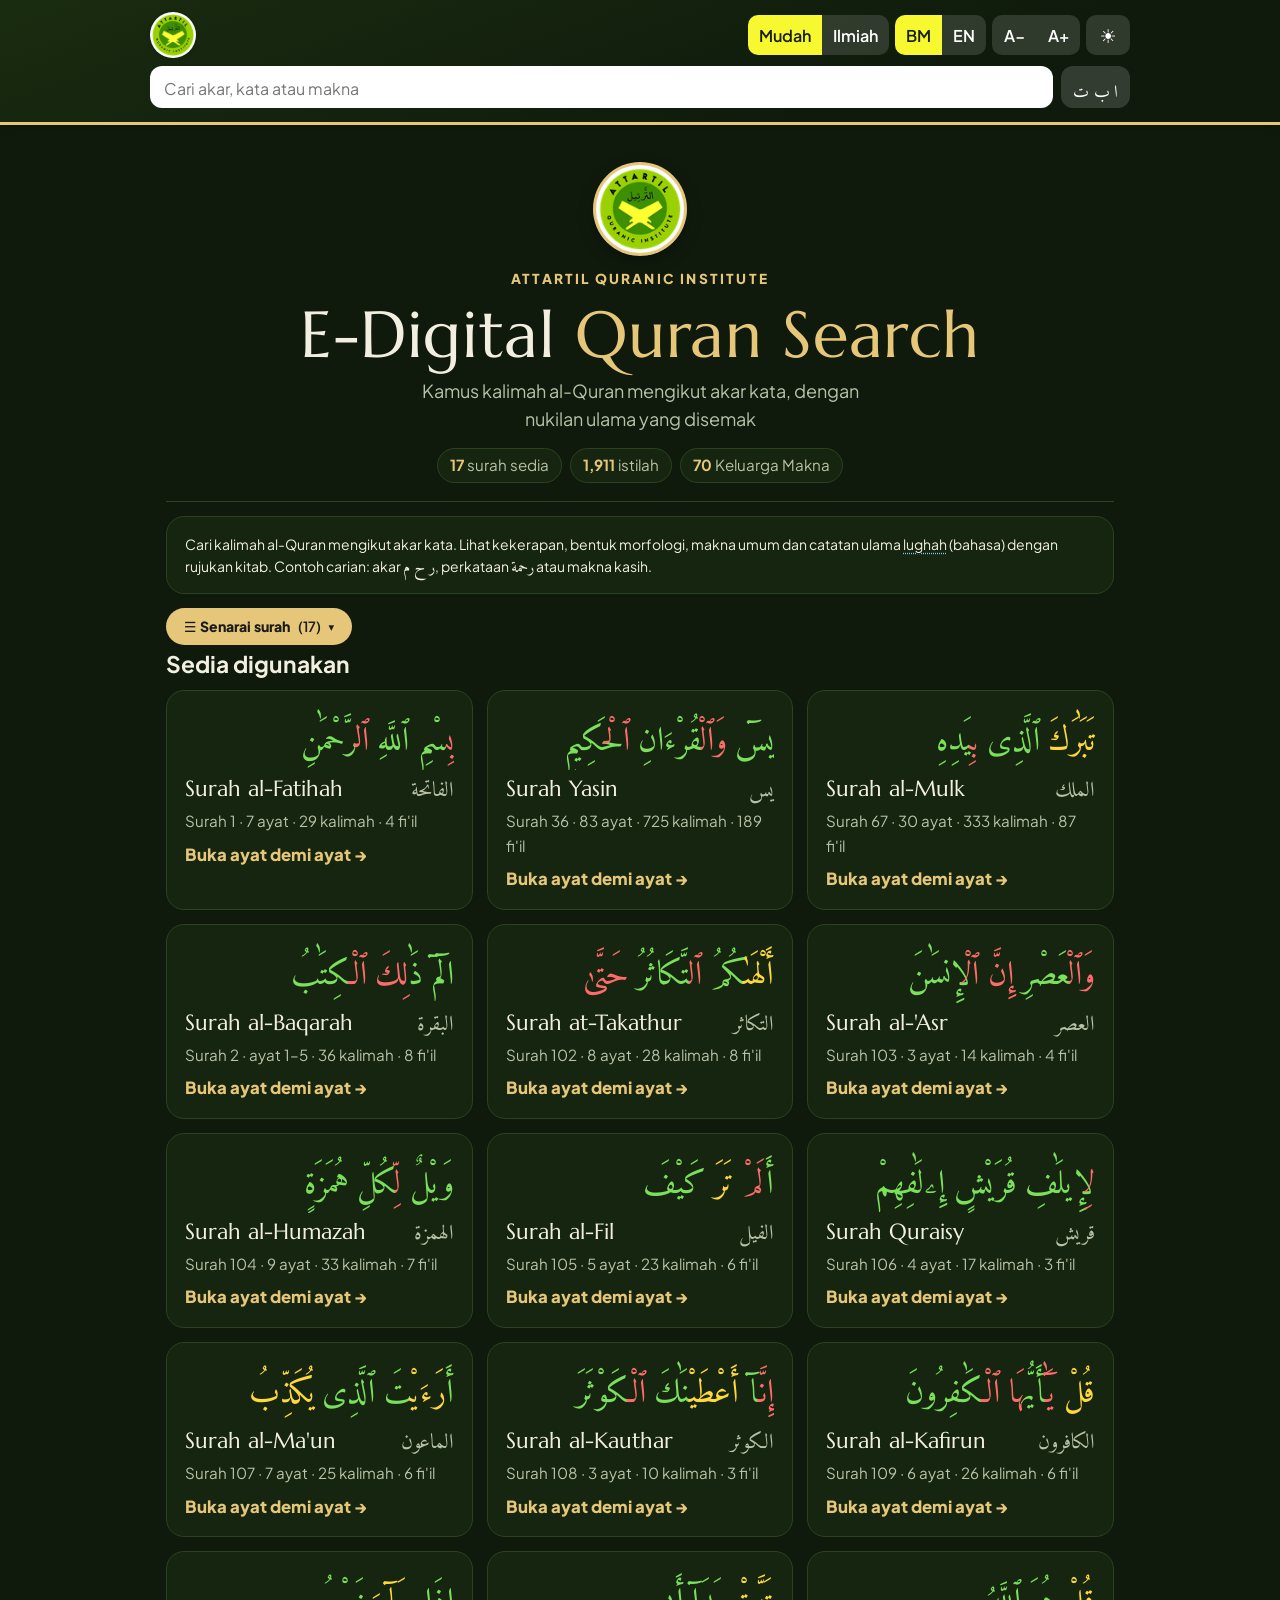
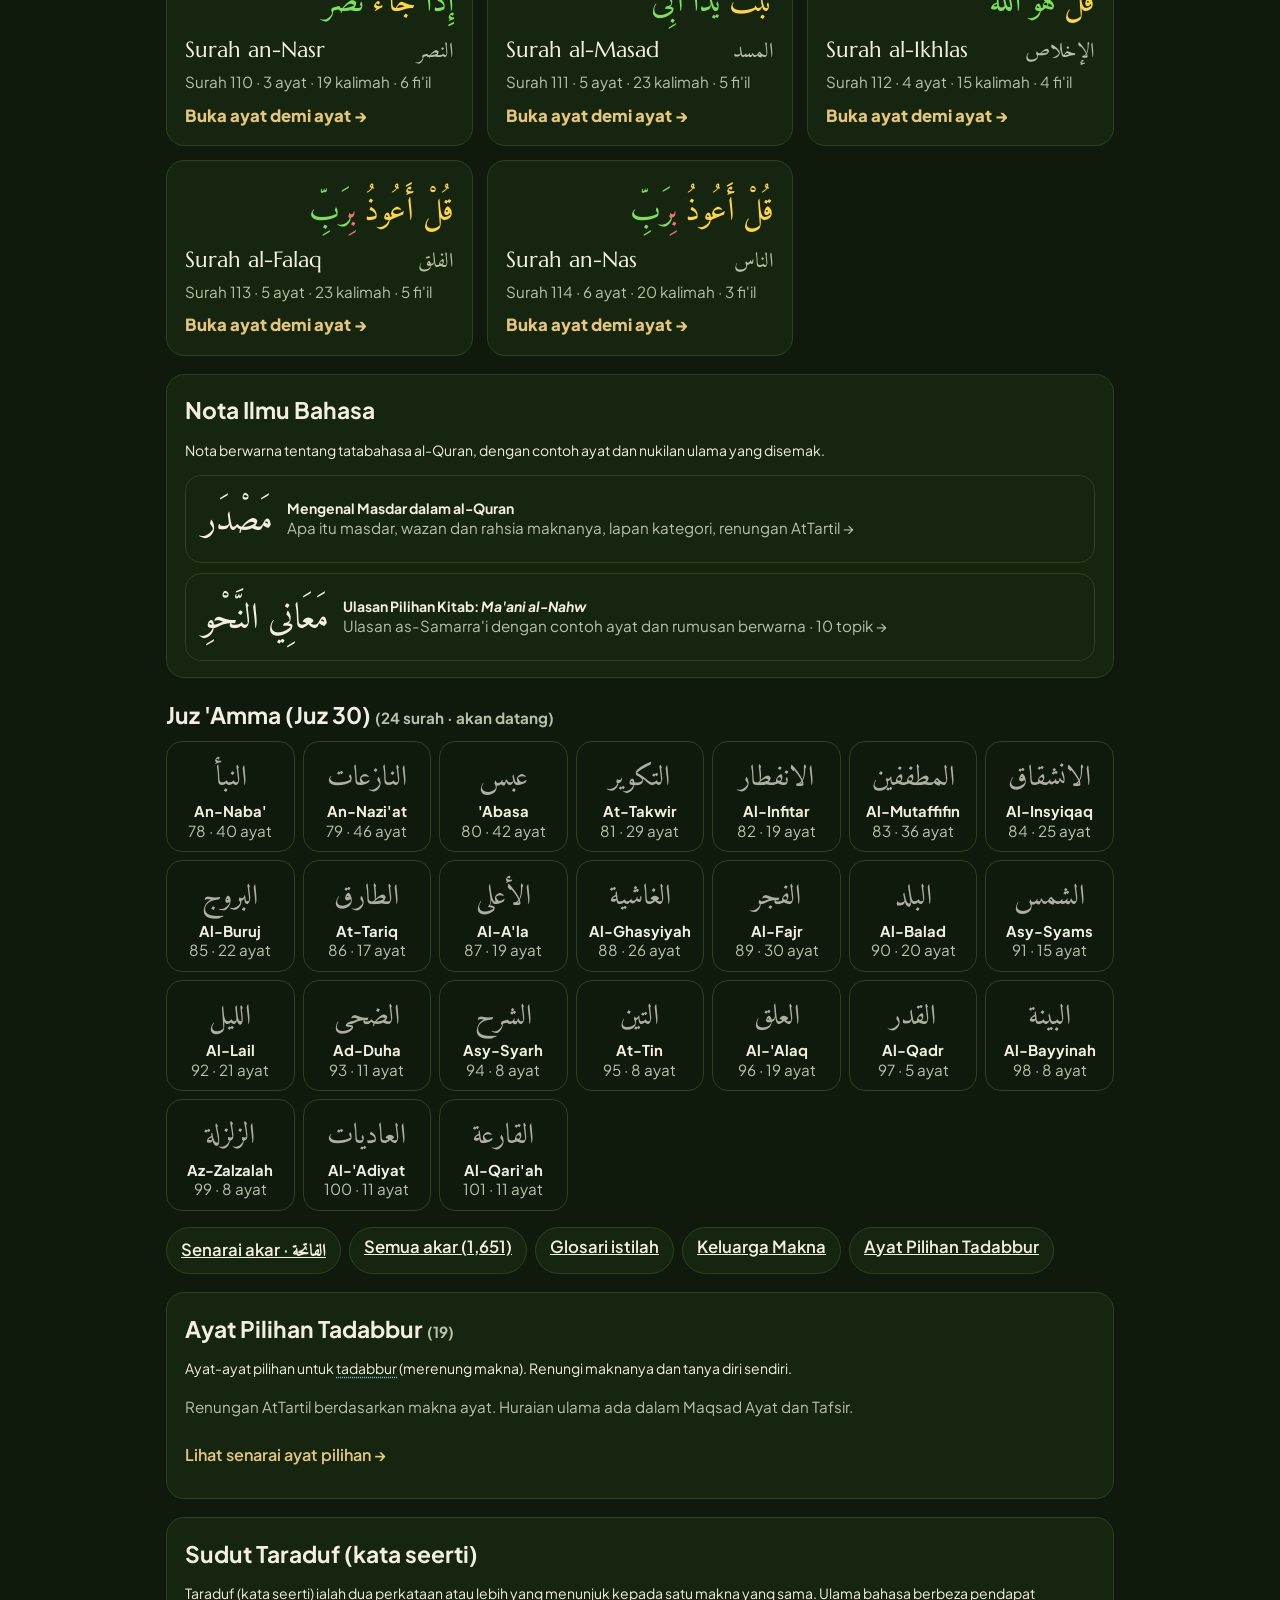
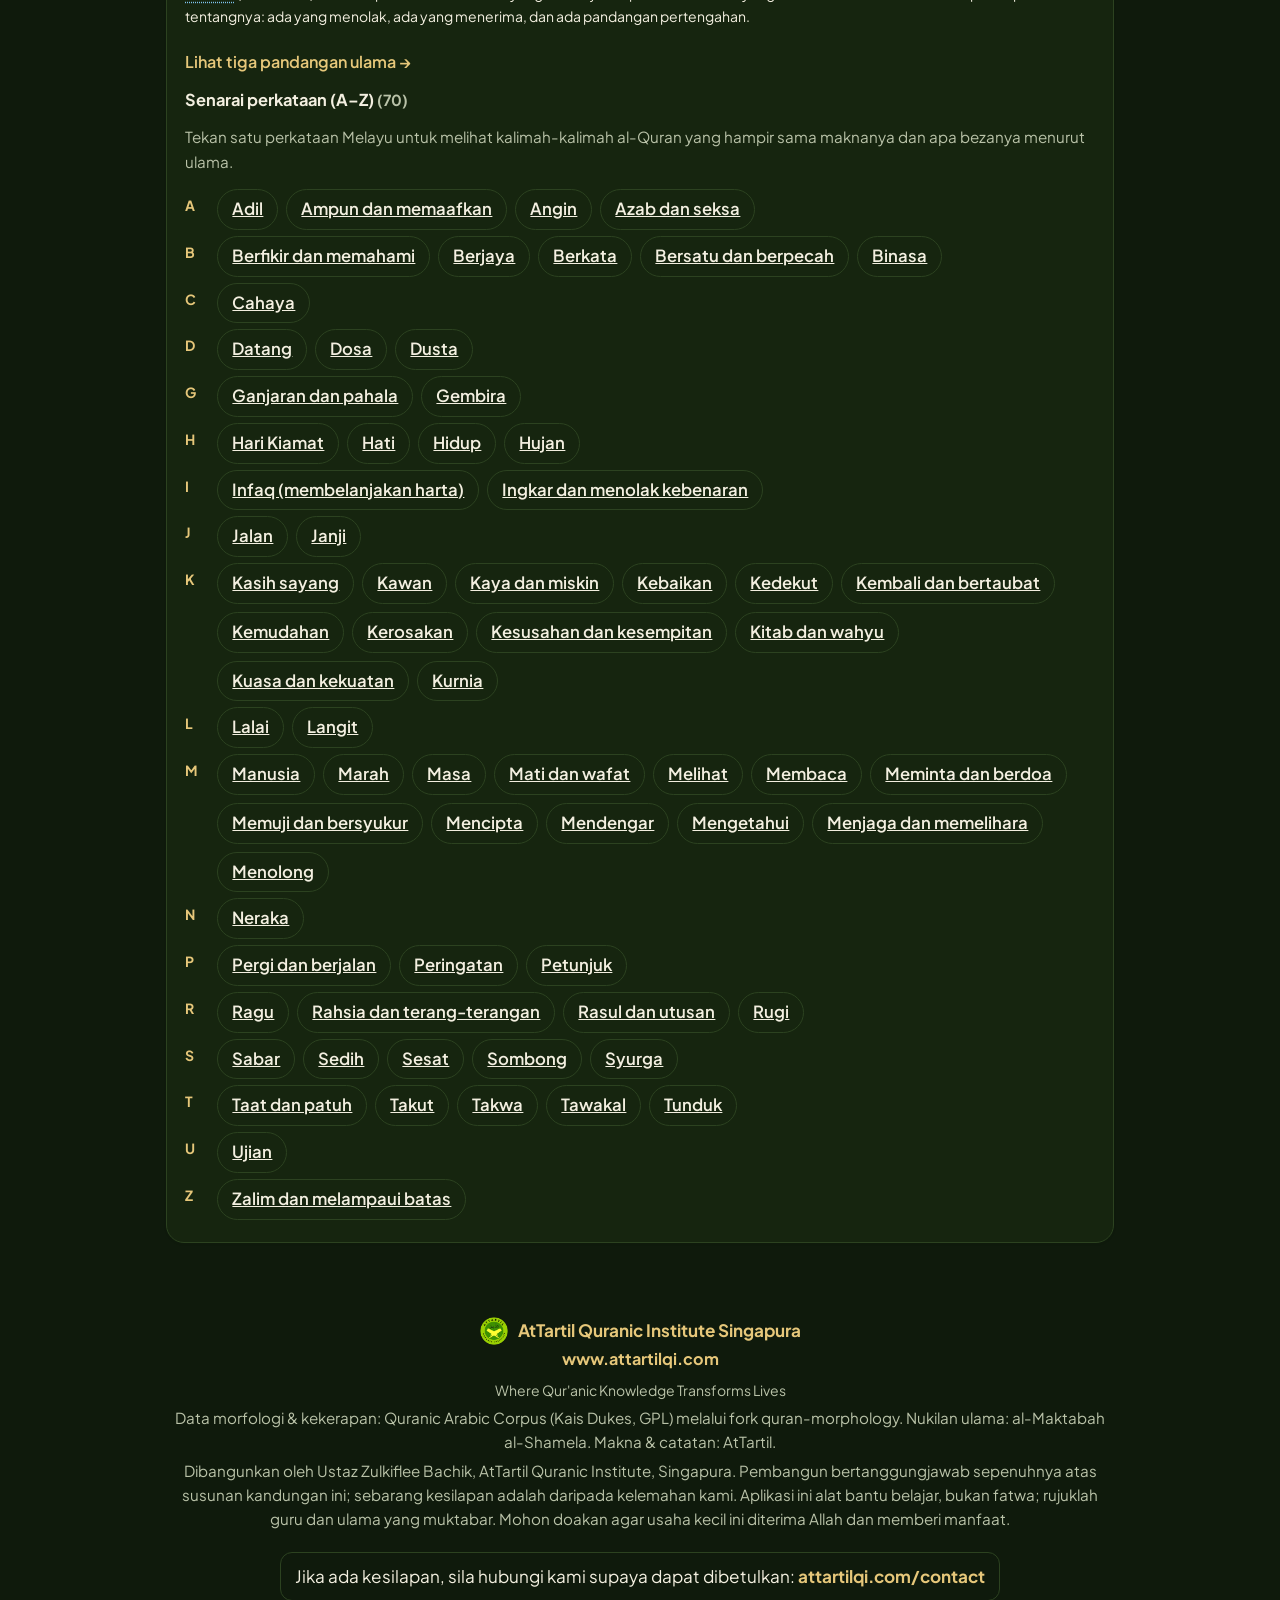
<file: index.html>
<!doctype html><html><head><meta charset=utf8><meta name=viewport content="width=device-width,initial-scale=1"><style>:root{color-scheme:light}body{margin:0;padding:0;font:14px -apple-system,BlinkMacSystemFont,sans-serif;background:#fff;color:#000}img{max-width:100%}[hidden]:not([hidden=until-found i]){display:none!important}</style></head><body>
<!doctype html>
<html lang="ms">
<head>
<meta charset="utf-8">
<meta name="viewport" content="width=device-width, initial-scale=1">
<title>E-Digital Quran Search AtTartil</title>
<meta name="description" content="Kamus kosa kata al-Quran mengikut akar kata, kekerapan, morfologi dan catatan ulama lughah — AtTartil Quranic Institute.">
<meta name="theme-color" content="#0F1A0C">
<script>try{var t=localStorage.getItem('kamus.theme');document.documentElement.setAttribute('data-theme',t&&JSON.parse(t)==='light'?'light':'dark')}catch(e){document.documentElement.setAttribute('data-theme','dark')}</script>
<link rel="manifest" href="manifest.webmanifest">
<link rel="icon" href="icon.svg" type="image/svg+xml">
<link rel="apple-touch-icon" href="apple-touch-icon.png">
<meta name="apple-mobile-web-app-title" content="Quran Search">
<meta name="application-name" content="E-Digital Quran Search AtTartil">
<link rel="preconnect" href="https://fonts.googleapis.com">
<link rel="preconnect" href="https://fonts.gstatic.com" crossorigin>
<link href="https://fonts.googleapis.com/css2?family=Marcellus&family=Plus+Jakarta+Sans:wght@400;600;700&display=swap" rel="stylesheet">
<!-- Arabic fonts (Amiri Quran, Noto Naskh Arabic) are self-hosted in fonts/ — see style.css -->
<link rel="preload" href="fonts/amiri-quran-arabic-400-normal.woff2" as="font" type="font/woff2" crossorigin>
<link rel="stylesheet" href="style.css">
</head>
<body>
<header class="top">
  <div class="brand">
    <a href="#/" class="logo" aria-label="Laman utama">
      <img class="logo-img" src="logo.png" alt="AtTartil Quranic Institute" width="46" height="46">
      <span class="logo-txt"><b data-i18n="title">E-Digital Quran Search AtTartil</b><small>AtTartil Quranic Institute</small></span>
    </a>
    <div class="tools">
      <div class="lvl" role="group" aria-label="Aras bacaan">
        <button data-lv="mudah" type="button">Mudah</button><button data-lv="ilmiah" type="button">Ilmiah</button>
      </div>
      <div class="lang" role="group" aria-label="Bahasa / Language">
        <button data-lang="ms" type="button">BM</button><button data-lang="en" type="button">EN</button>
      </div>
      <div class="size" role="group" aria-label="Saiz tulisan">
        <button data-size="-1" type="button" aria-label="Kecilkan">A−</button><button data-size="1" type="button" aria-label="Besarkan">A+</button>
      </div>
      <div class="size thm" role="group" aria-label="Tema / Theme">
        <button data-theme-t type="button" aria-label="Tukar tema cerah/gelap">☀</button>
      </div>
    </div>
  </div>
  <form class="search" role="search" onsubmit="return false">
    <div class="srow">
      <input id="q" type="search" dir="auto" autocomplete="off" data-i18n-ph="ph">
      <button type="button" id="kbdToggle" aria-expanded="false" aria-controls="kbd" title="Papan huruf / Letter pad">ا ب ت</button>
    </div>
    <div class="kbd" id="kbd" hidden aria-label="Papan kekunci huruf hijaiyah"></div>
  </form>
</header>
<main id="app" tabindex="-1"></main>
<footer class="foot">
  <div class="brandbar"><img src="logo.png" alt="" width="28" height="28"><a class="org" href="https://www.attartilqi.com" target="_blank" rel="noopener">AtTartil Quranic Institute <span data-i18n="sg">Singapura</span></a></div>
  <p class="site"><a href="https://www.attartilqi.com" target="_blank" rel="noopener">www.attartilqi.com</a></p>
  <p data-i18n="vision">Where Qur'anic Knowledge Transforms Lives</p>
  <p class="small" data-i18n="credit"></p>
  <p class="small dev" data-i18n="dev"></p>
  <p class="report"><span data-i18n="report">Jika ada kesilapan, sila hubungi kami:</span> <a href="https://attartilqi.com/contact" target="_blank" rel="noopener">attartilqi.com/contact</a></p>
</footer>
<script src="app.js"></script>
</body>
</html>

</body></html>
</file>
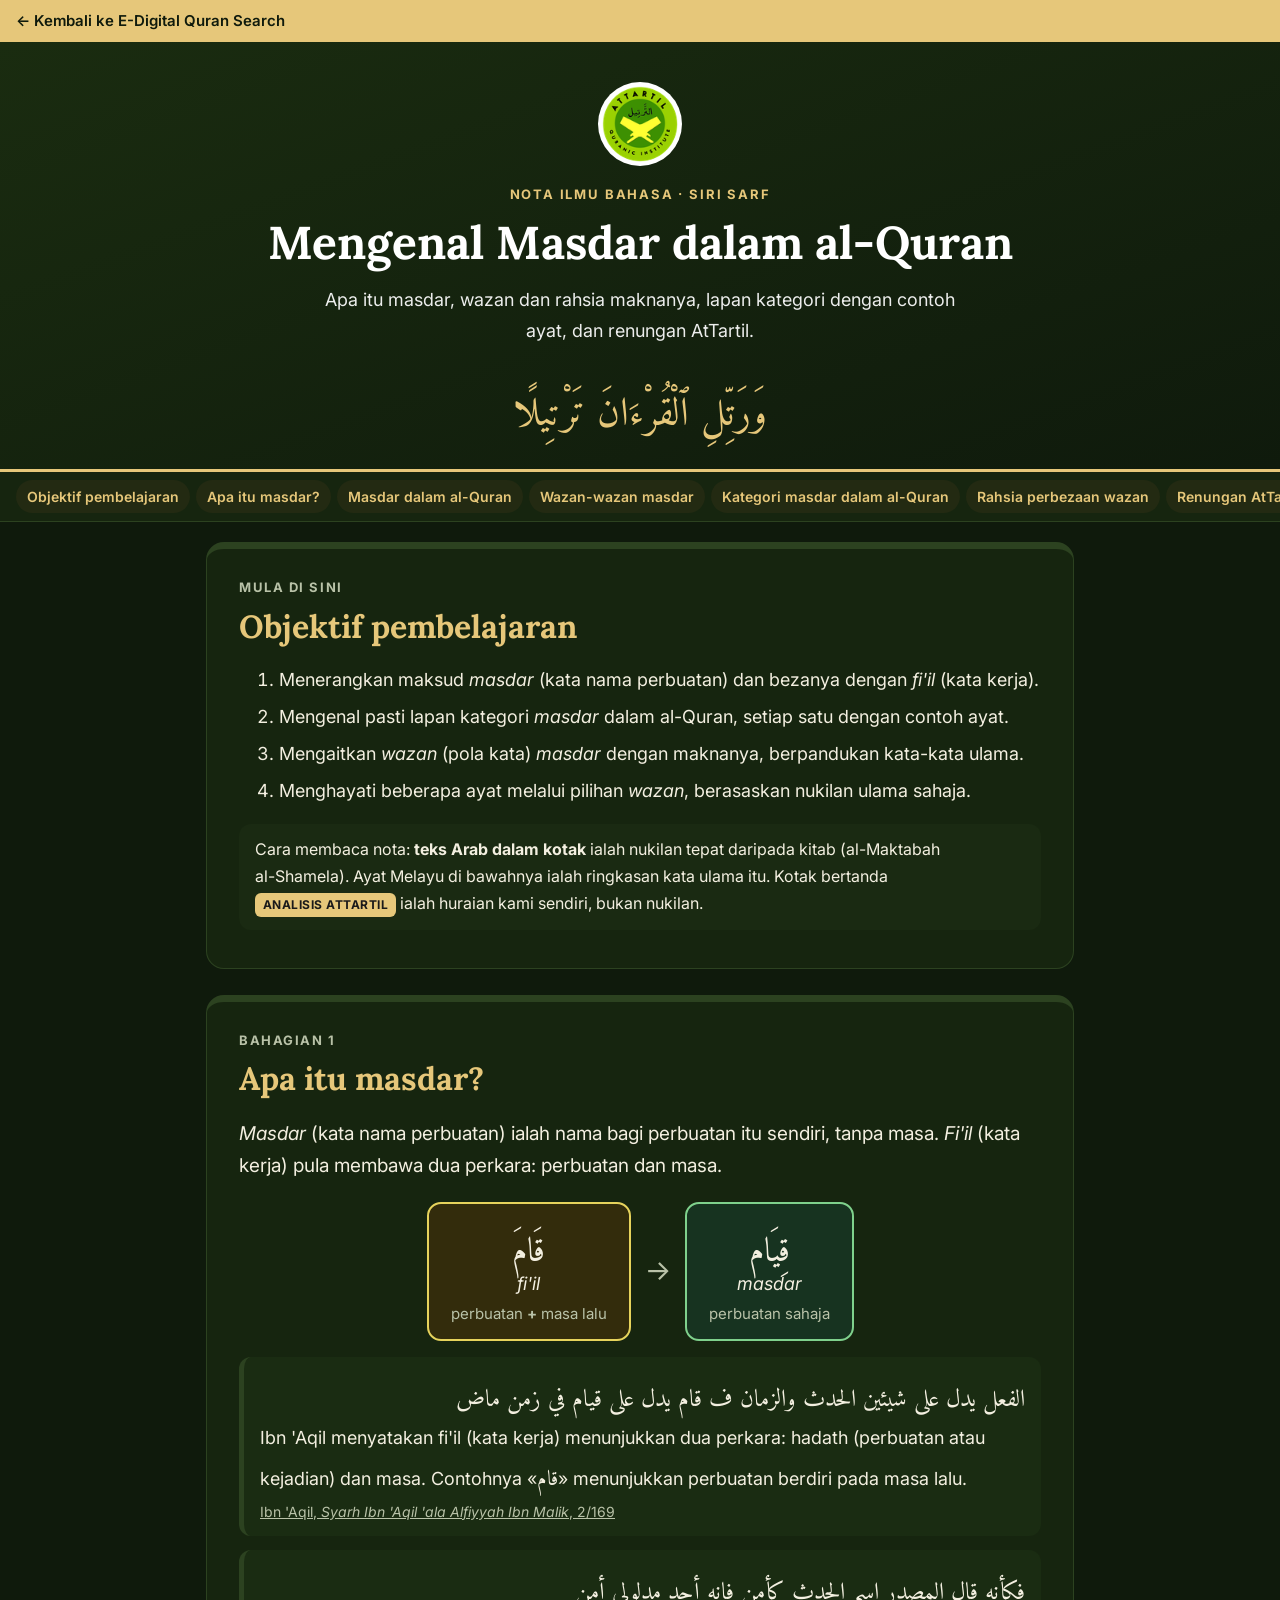
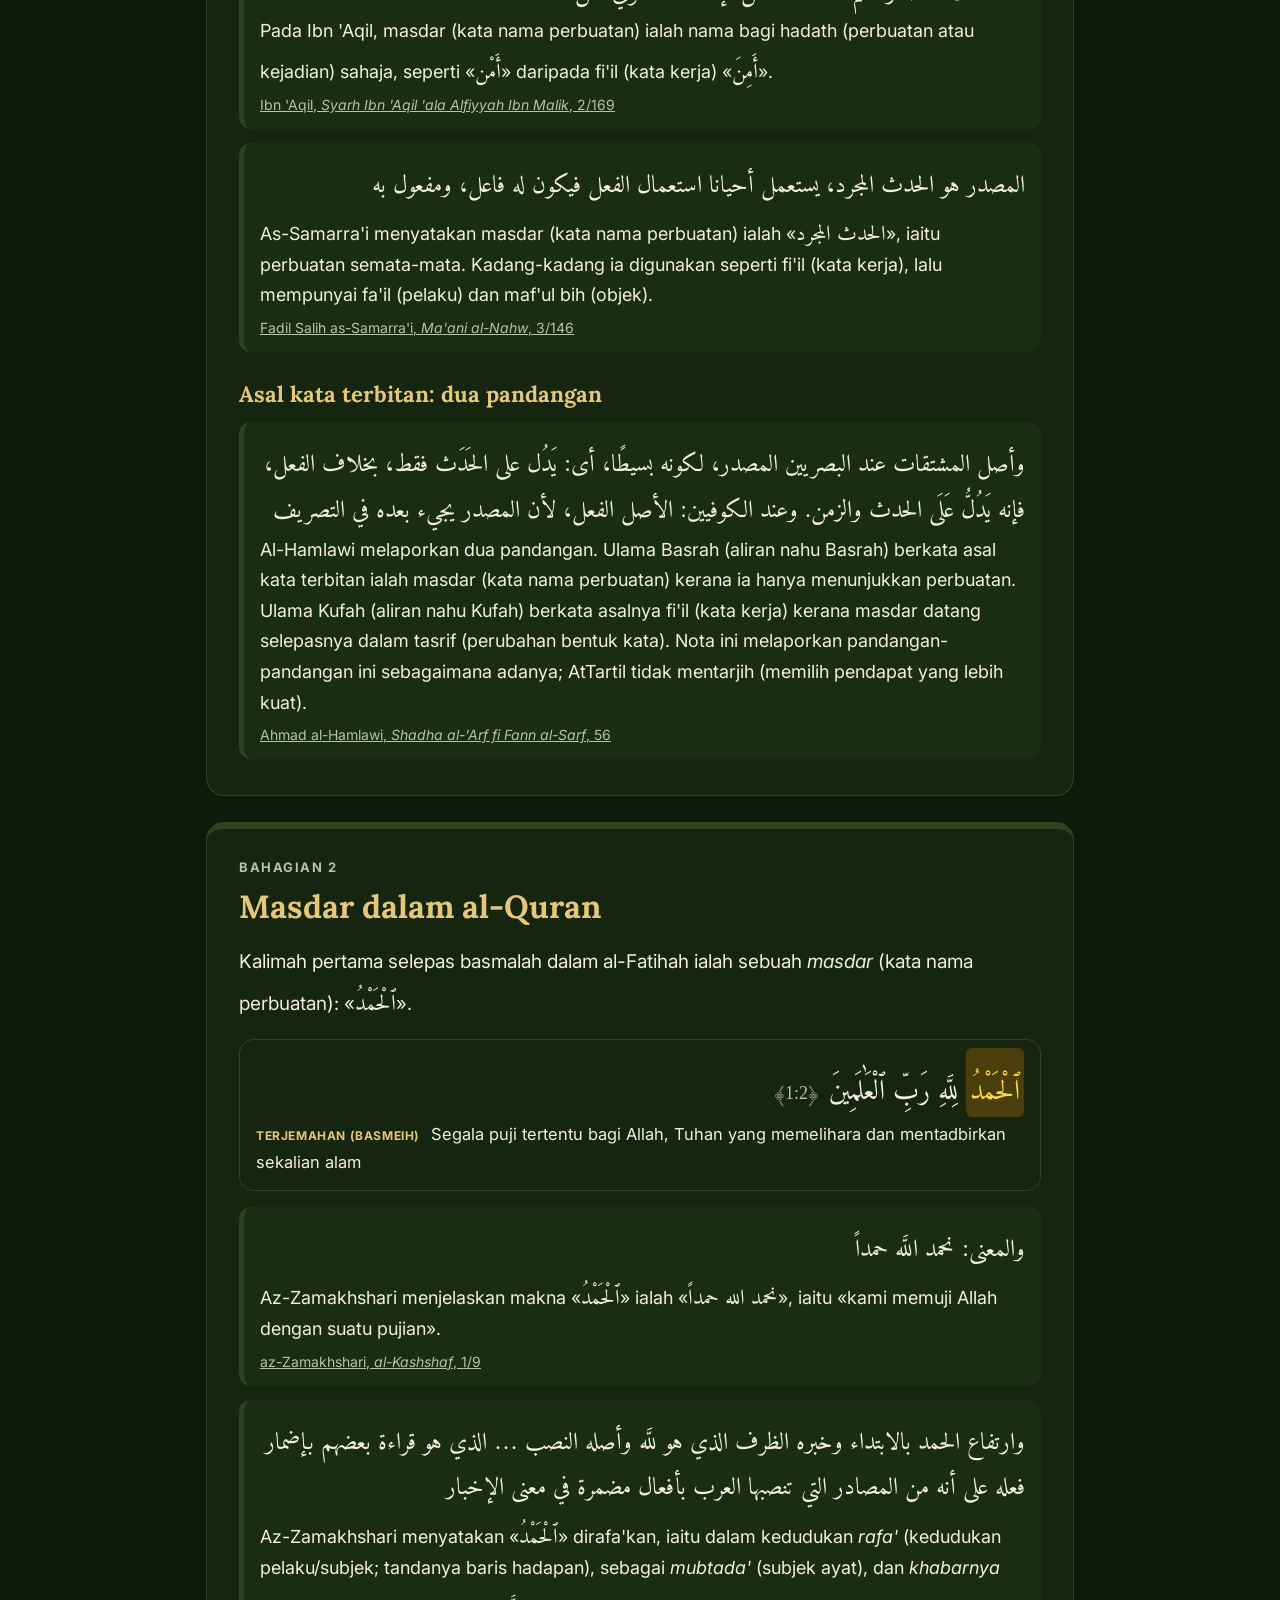
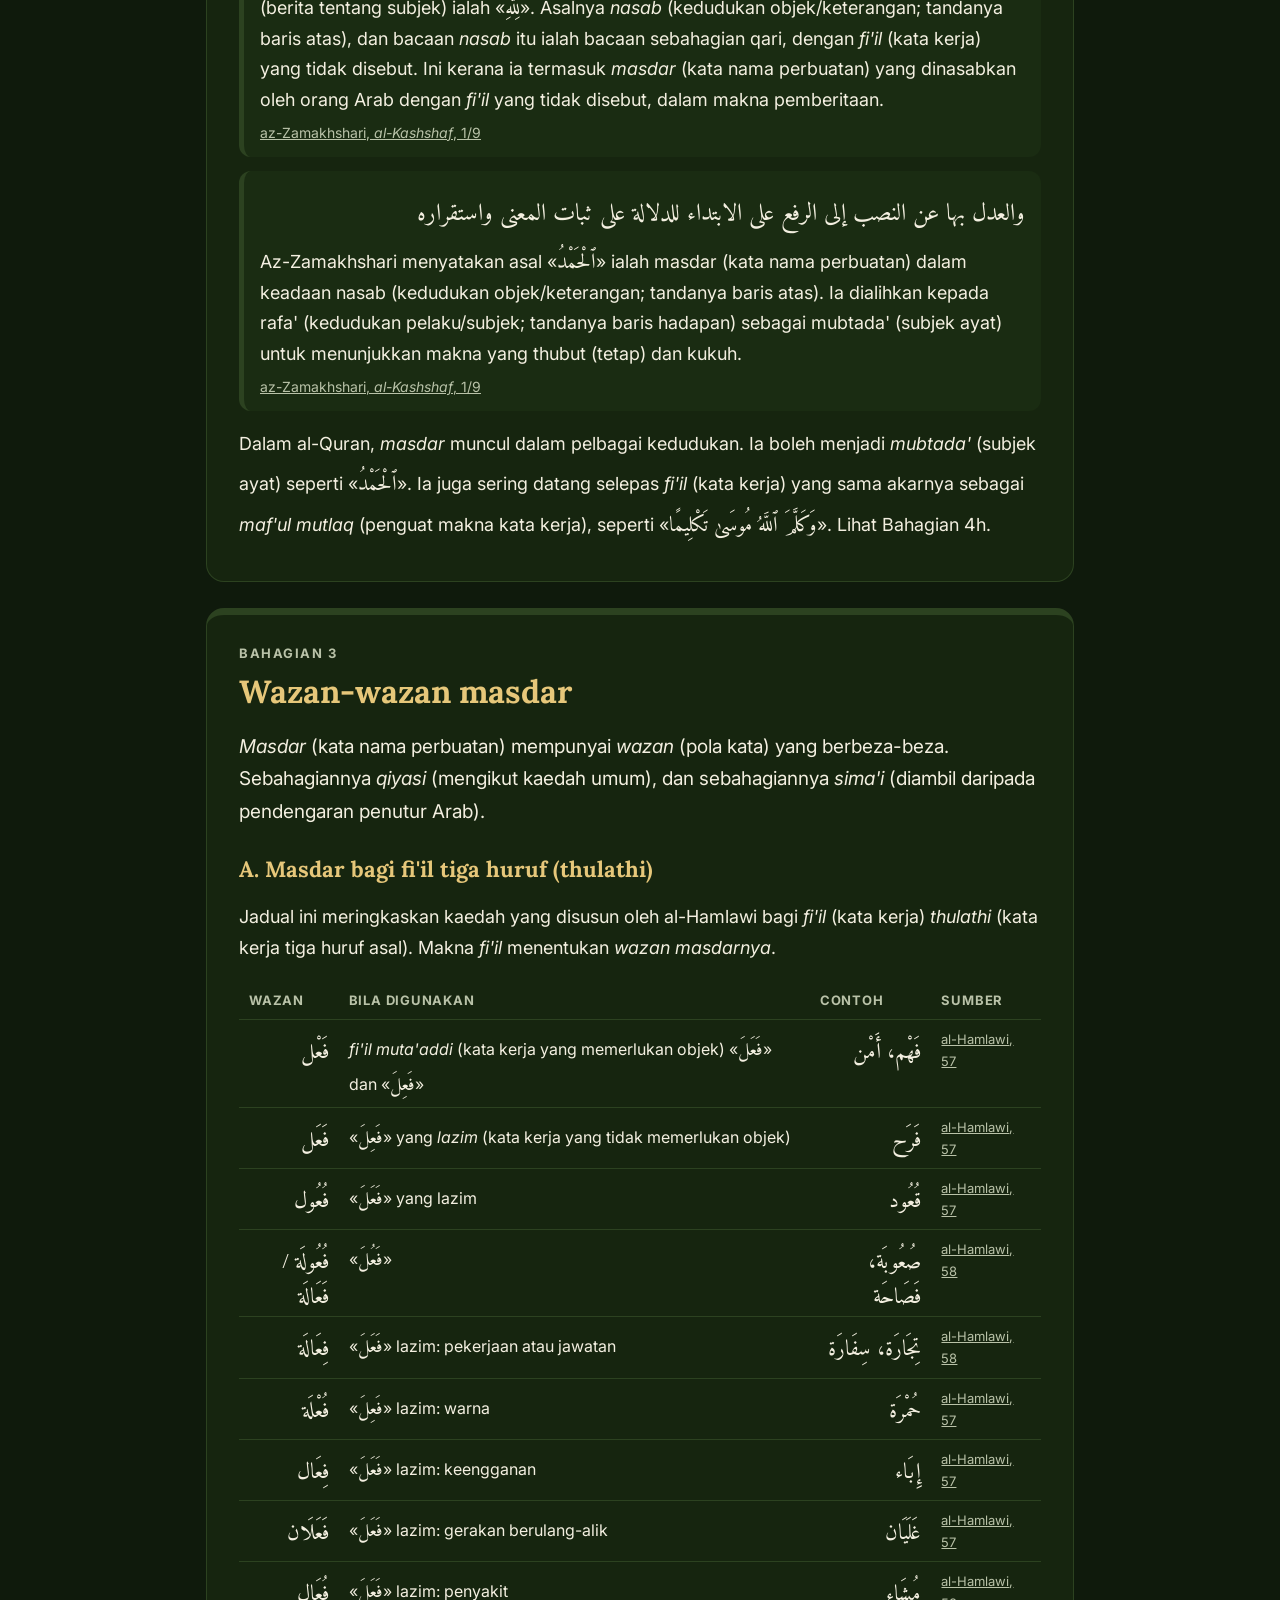
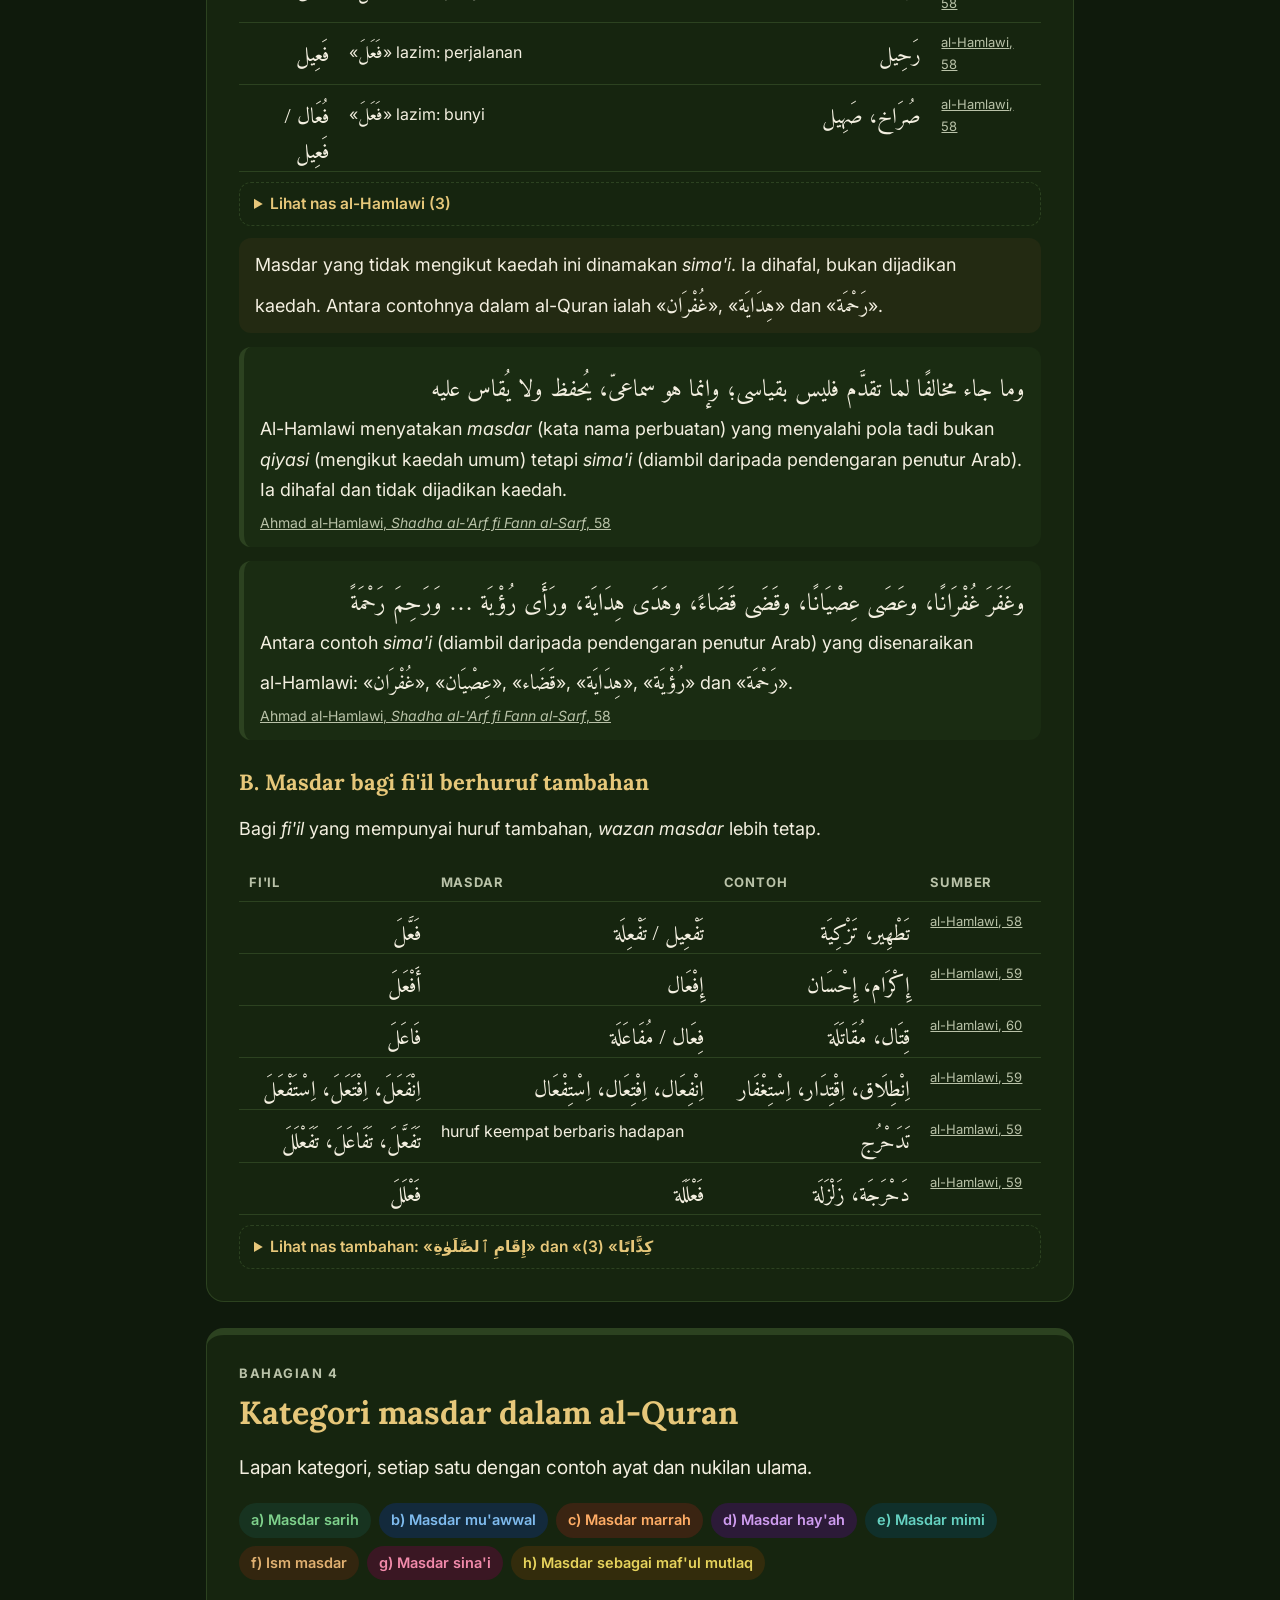
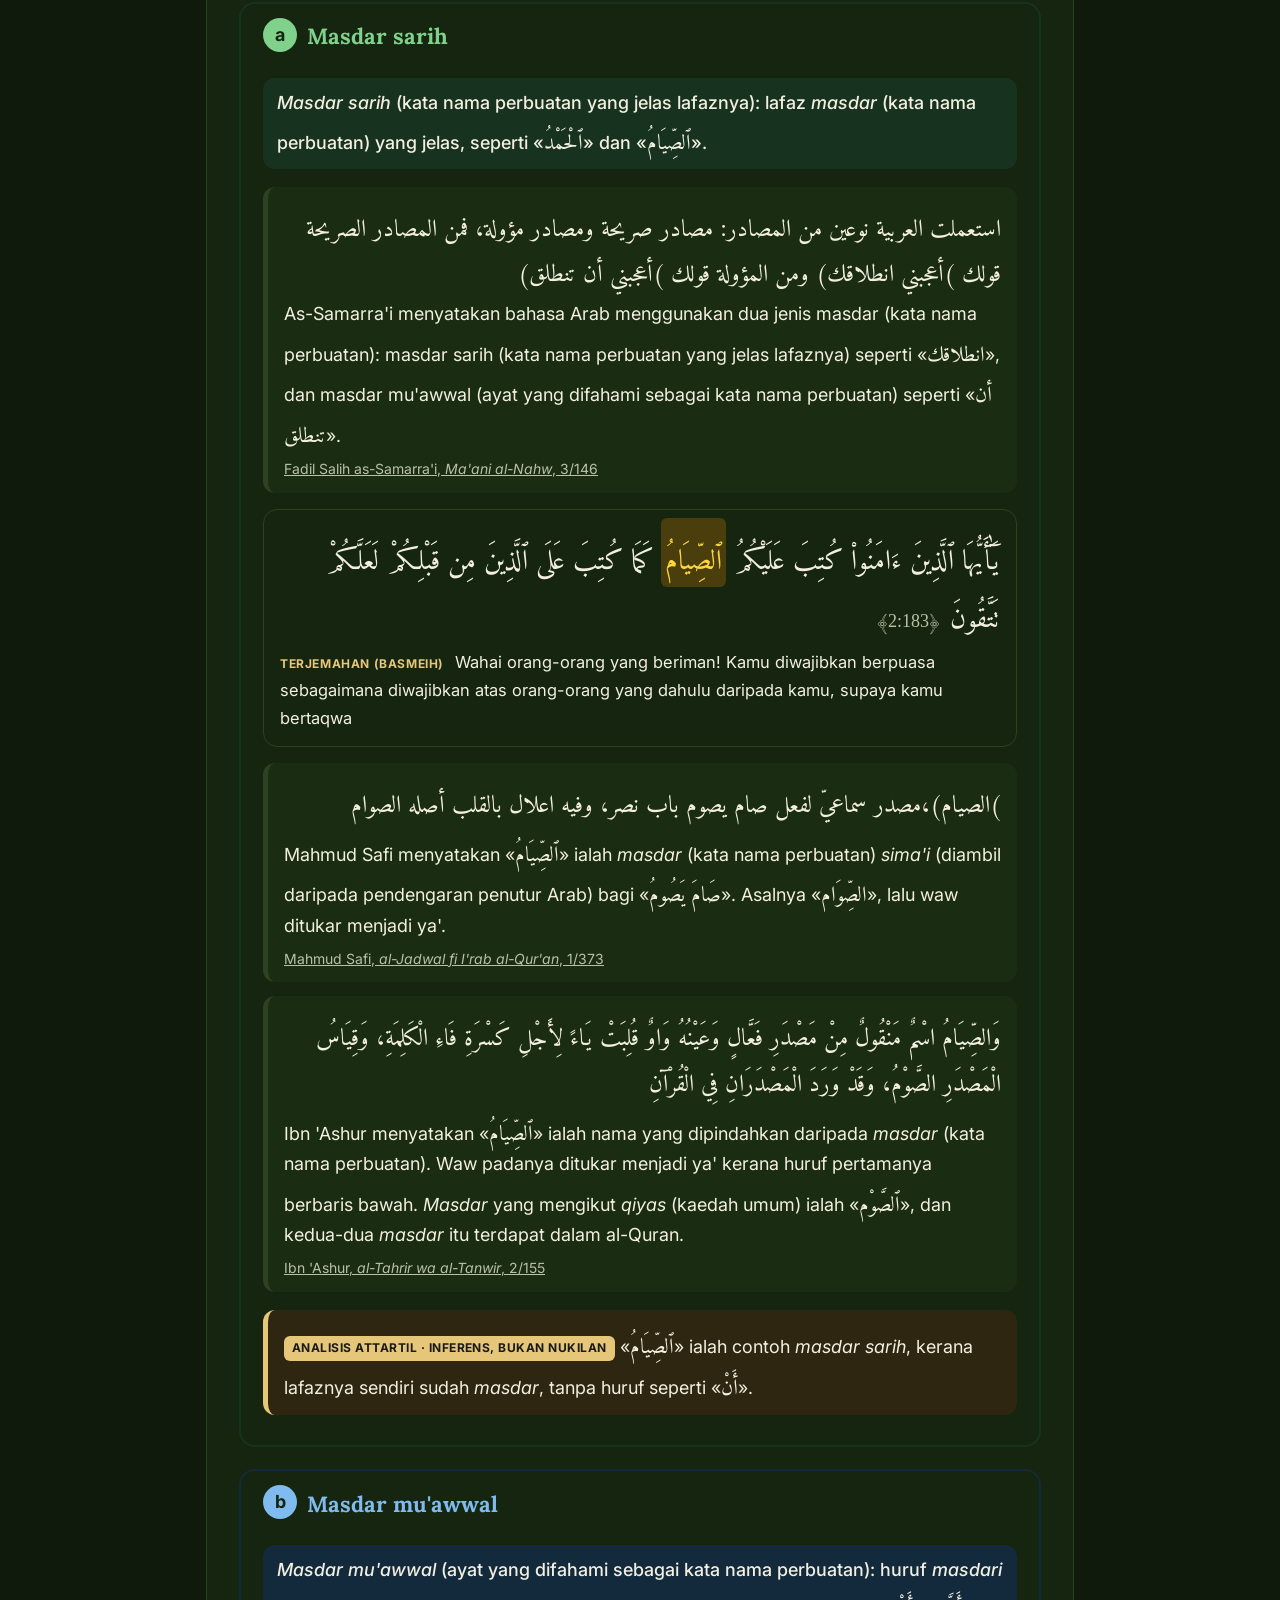
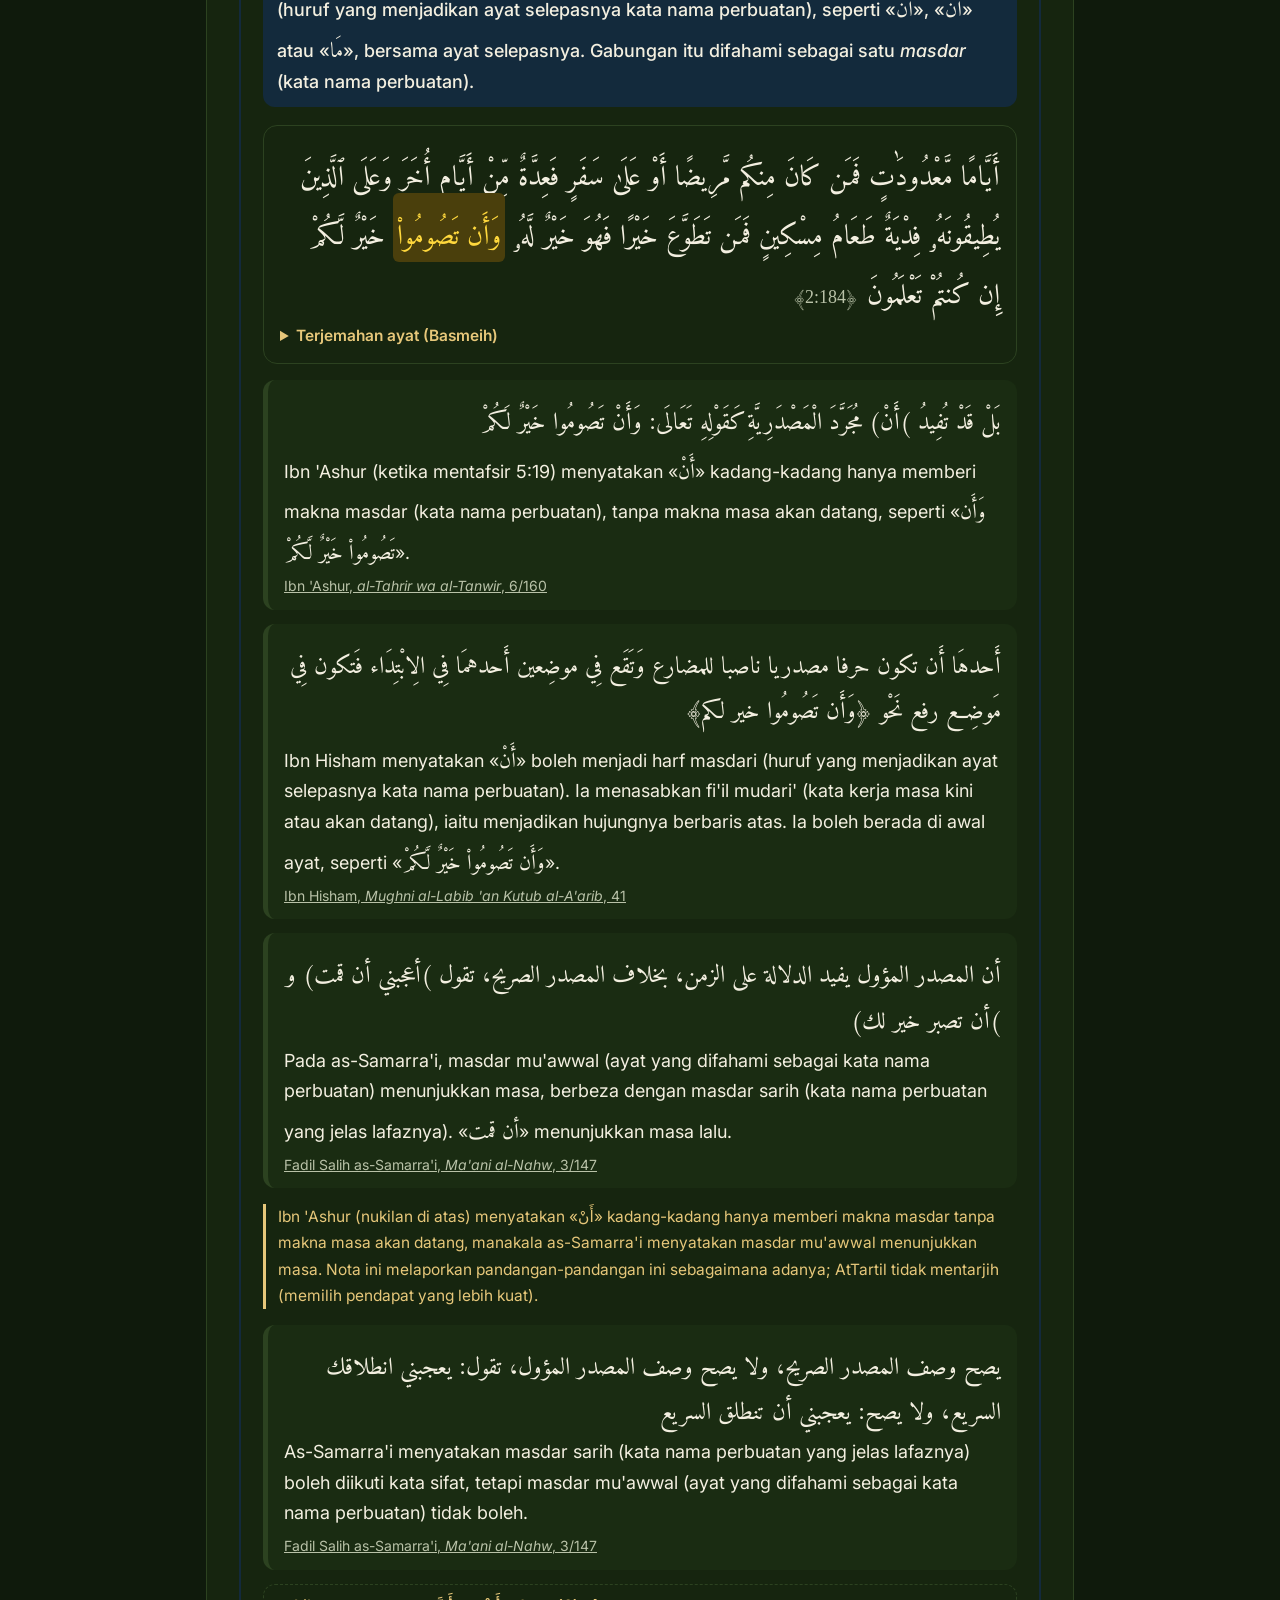
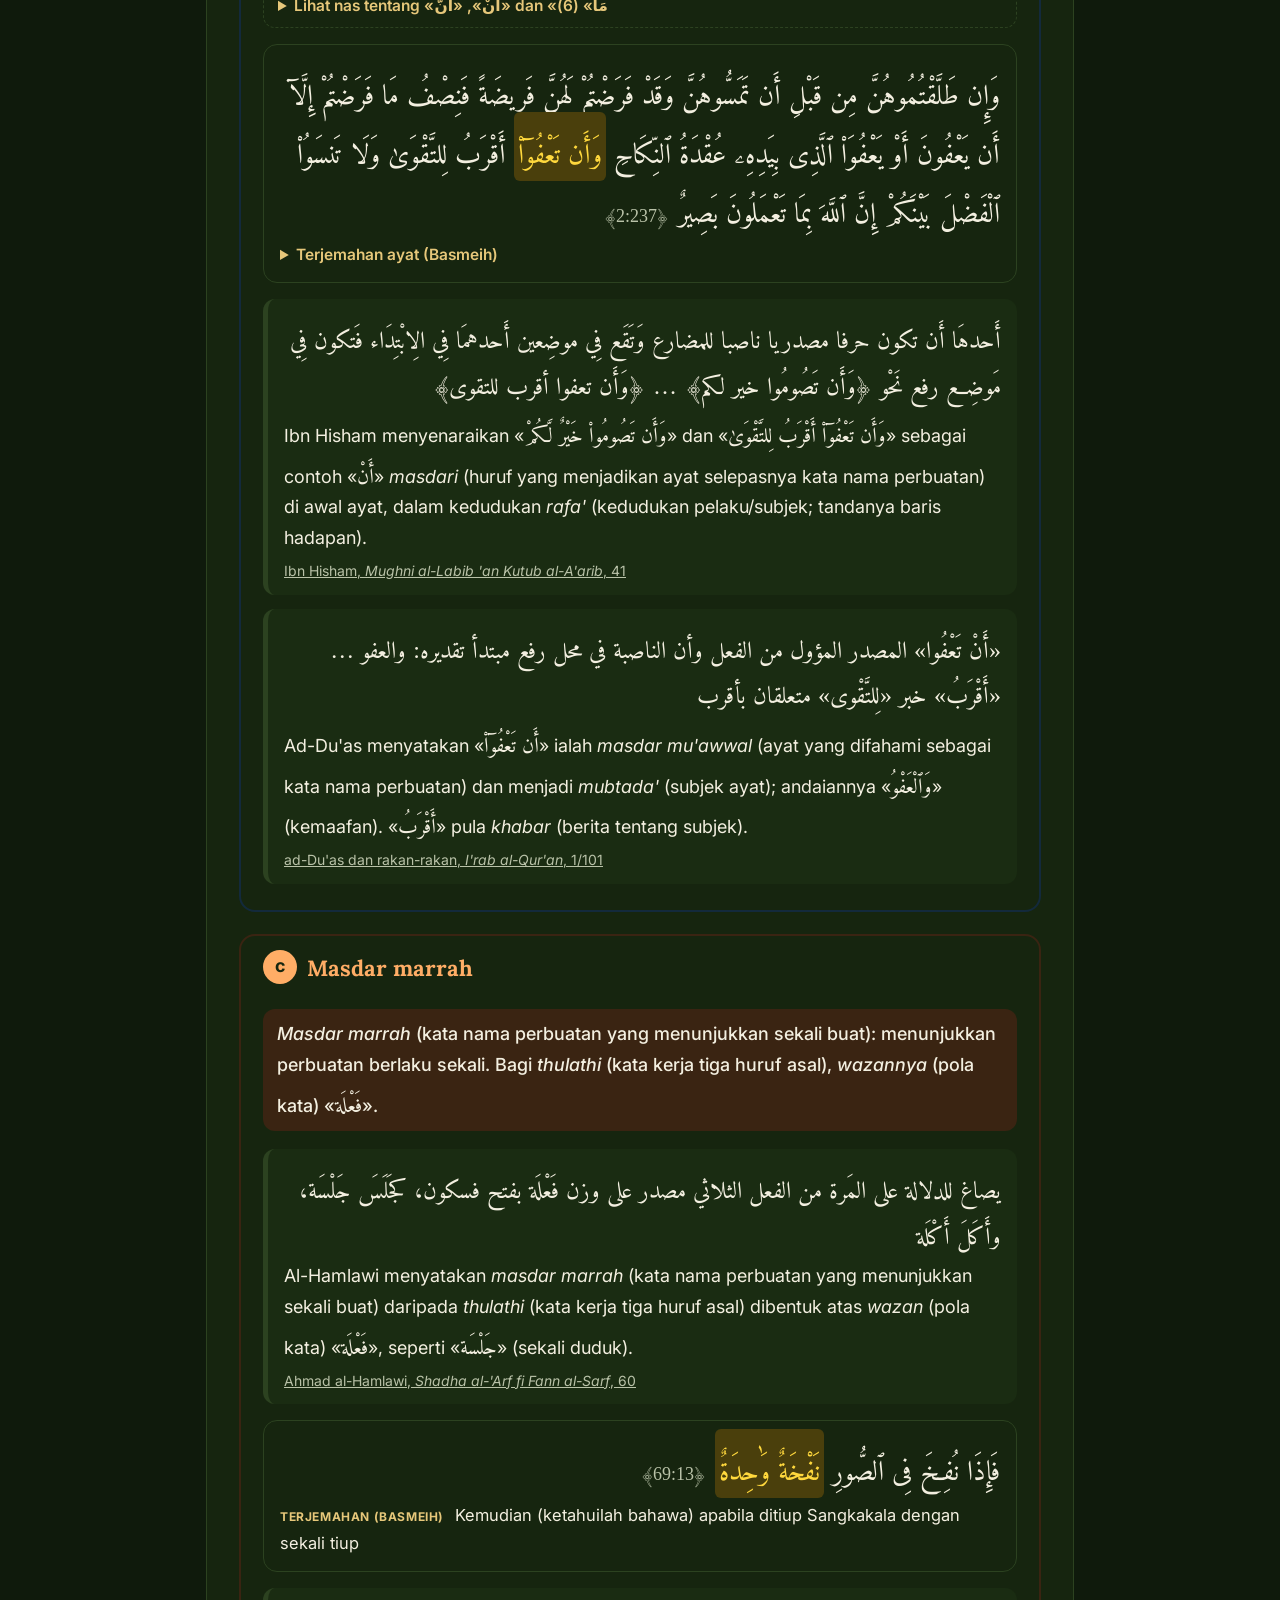
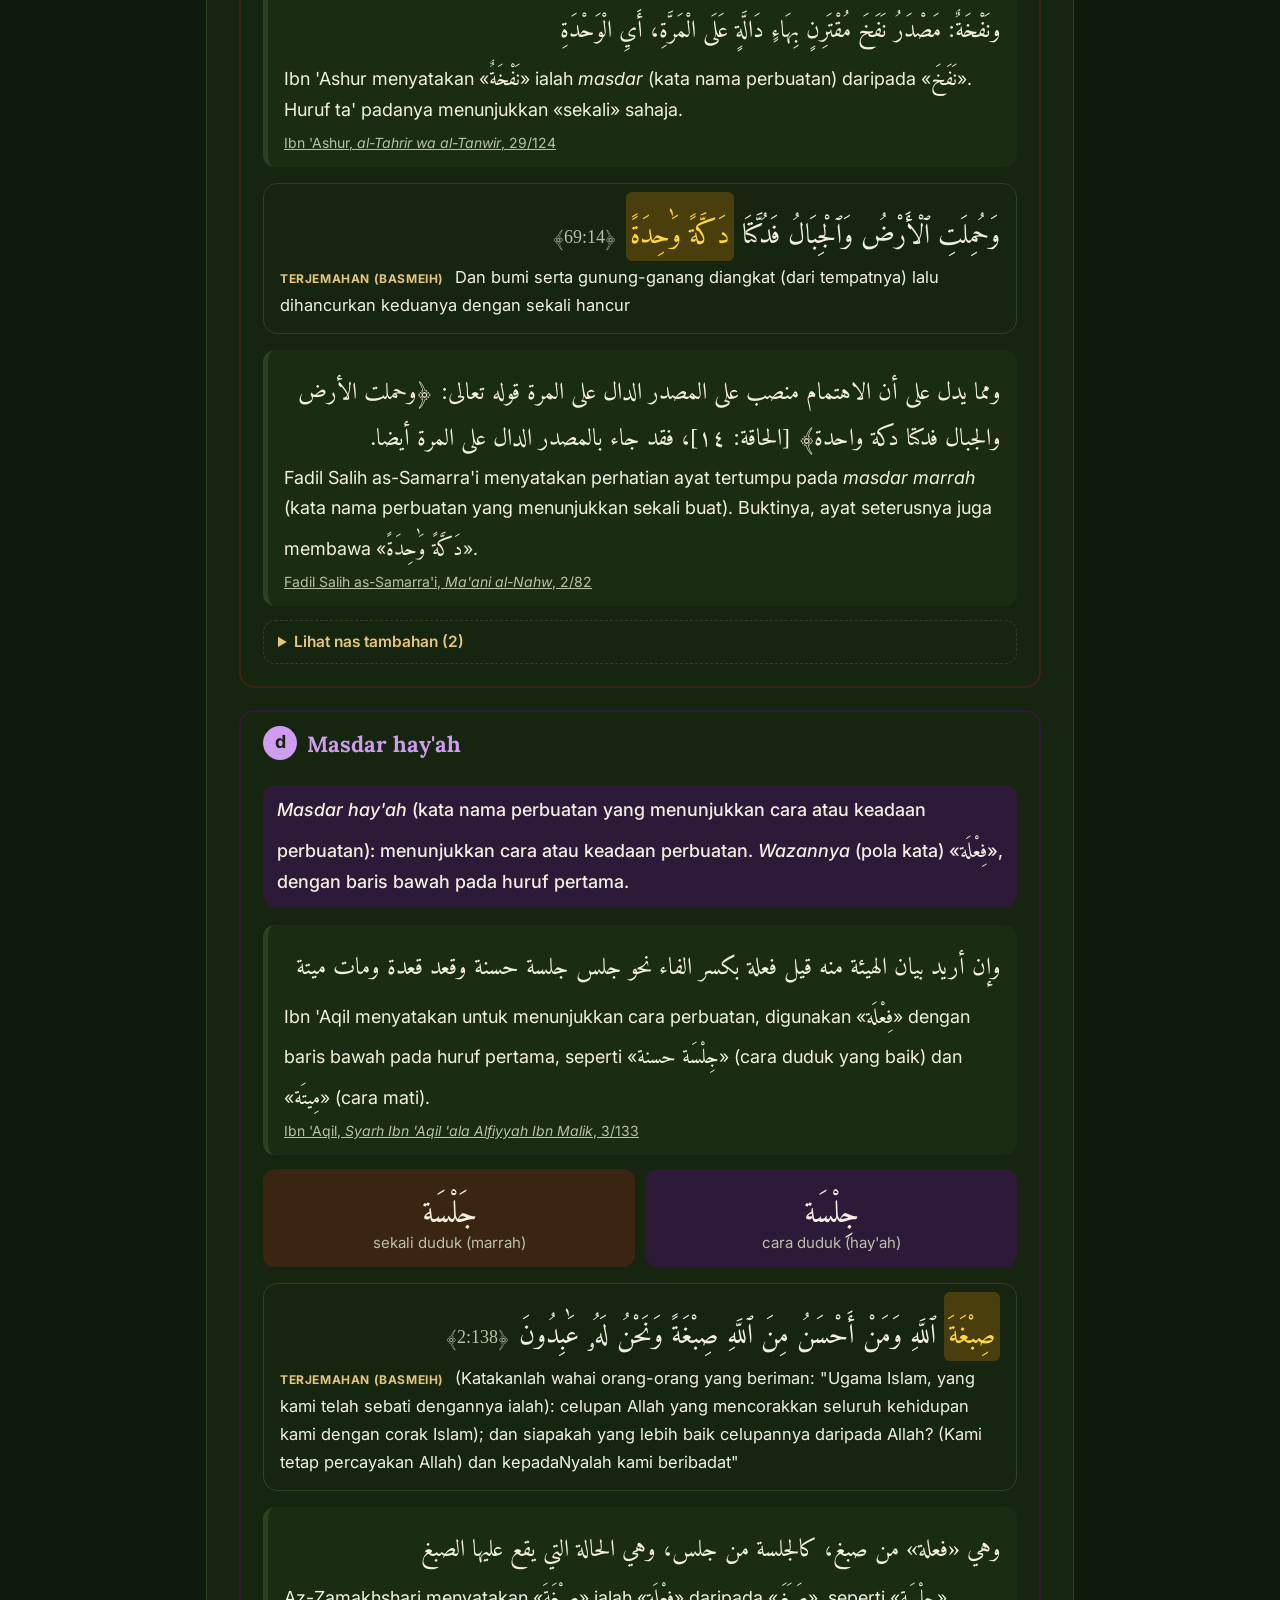
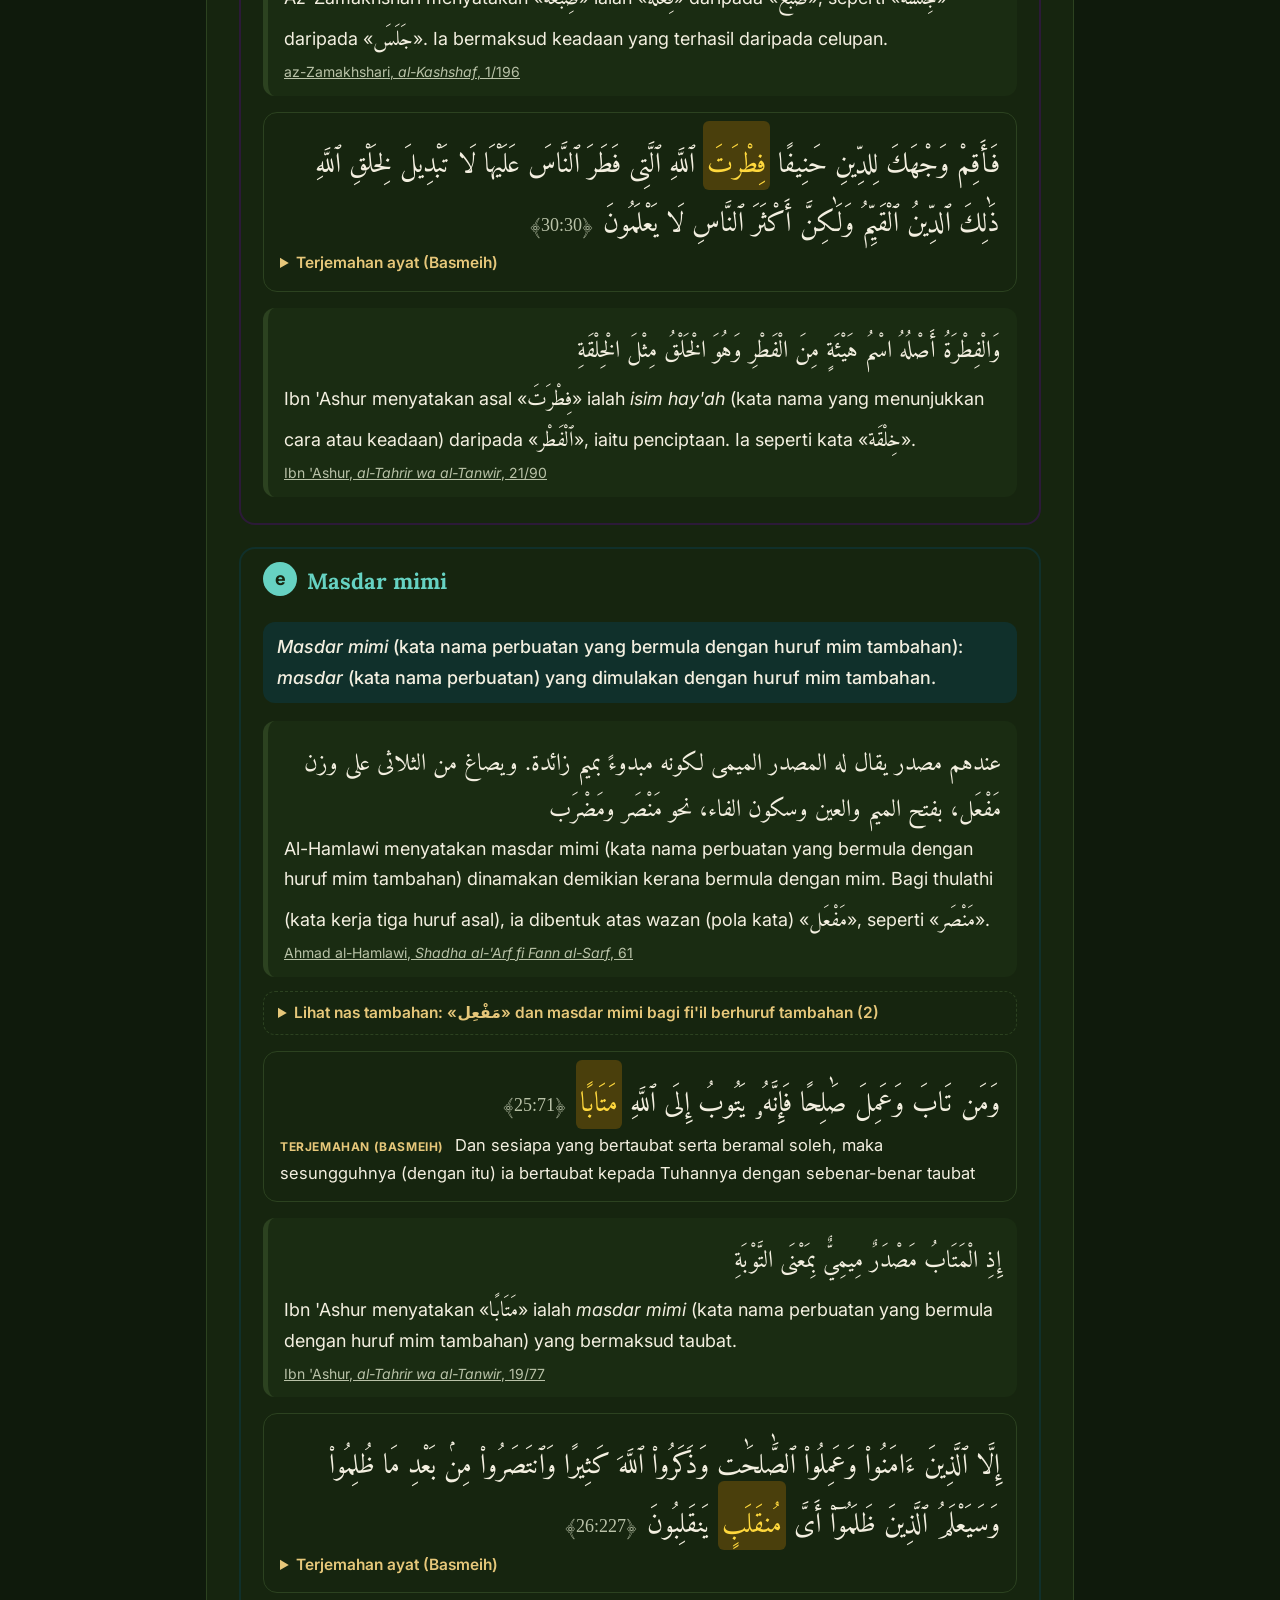
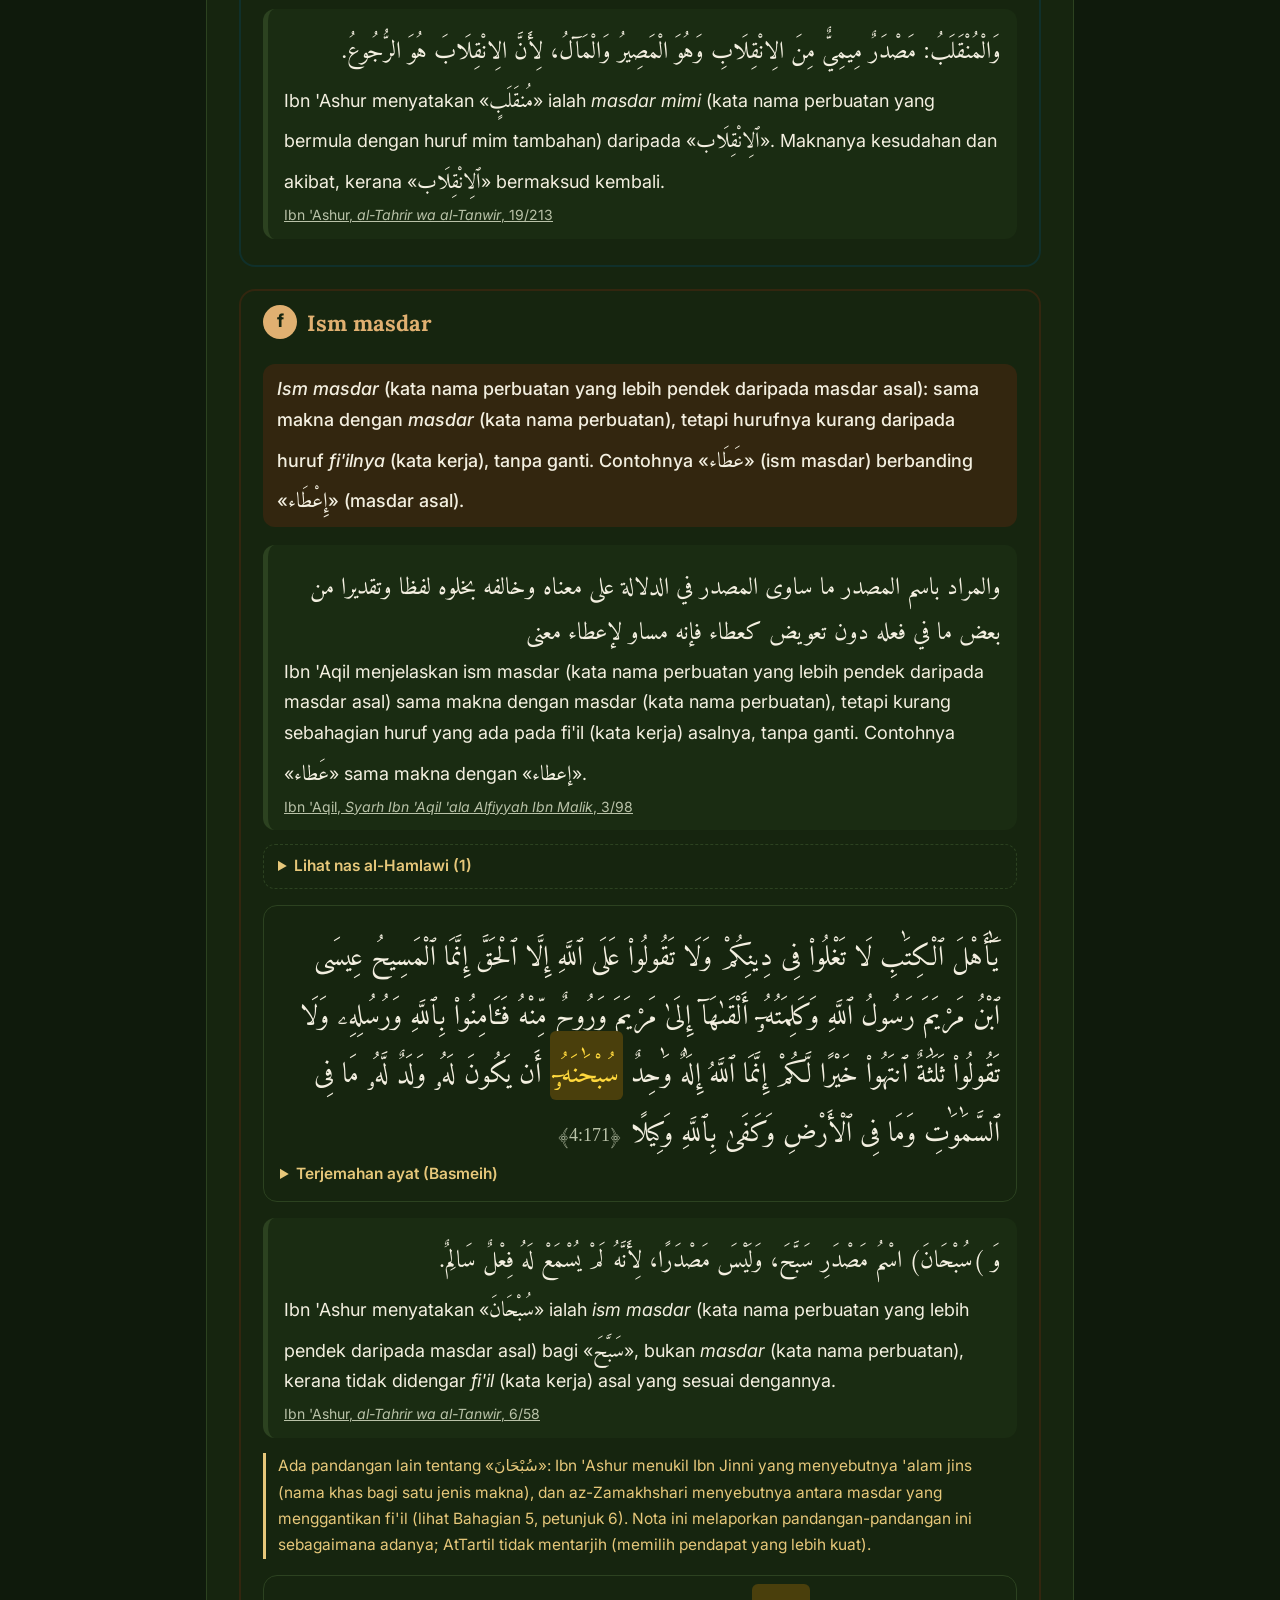
<file: nota-masdar.html>
<!doctype html>
<html lang="ms">
<head>
<meta charset="utf-8">
<meta name="viewport" content="width=device-width, initial-scale=1, viewport-fit=cover">
<title>Mengenal Masdar dalam al-Quran</title><script>try{var t=localStorage.getItem('kamus.theme');document.documentElement.setAttribute('data-theme',t&&JSON.parse(t)==='light'?'light':'dark')}catch(e){document.documentElement.setAttribute('data-theme','dark')}</script>
<meta name="claude:viewport-fit-sides" content="cover">
<link rel="preconnect" href="https://fonts.googleapis.com">
<link rel="preconnect" href="https://fonts.gstatic.com" crossorigin>
<link href="https://fonts.googleapis.com/css2?family=Lora:ital,wght@0,500;0,700;1,500&family=Inter:wght@400;600;700&display=swap" rel="stylesheet">
<style>@font-face{font-family:'Amiri Quran';src:url('fonts/amiri-quran-arabic-400-normal.woff2') format('woff2');font-display:swap}
:root{
 --bg:#f7f6ec;--paper:#ffffff;--ink:#17220d;--muted:#5a6848;--line:#e1e4cf;
 --forest:#1f4a0c;--green:#389000;--lime:#98D000;--yellow:#F8F830;--cream:#fbf8e4;
 --accent:#2f6b00;--accent-soft:#eaf5d6;--mark:#fff1a6;--mark-ink:#5b4a00;
 --qbg:#f4f8ea;--qline:#98D000;--inf-bg:#fff6e0;--inf-line:#c99400;--cav:#7a5c00;
 --c1:#2e7d32;--c1s:#e5f3e5;--c2:#1f6aa5;--c2s:#e3eef8;--c3:#c25a00;--c3s:#fcebdc;--c4:#7b3fa0;--c4s:#f1e6f7;
 --c5:#00796b;--c5s:#dff2ef;--c6:#8a5a14;--c6s:#f5ecdc;--c7:#b0335a;--c7s:#f9e3ea;--c8:#8a7400;--c8s:#f7f1cf;
 --hero1:#1f4a0c;--hero2:#389000;--hero-ink:#ffffff;--hero-line:#F8F830;
 --ar:'Amiri Quran','Amiri','Noto Naskh Arabic',serif;
}
@media (prefers-color-scheme:dark){:root:not([data-theme="light"]){
 --bg:#0F1A0C;--paper:#16250F;--ink:#F3EFE0;--muted:#B9C2A8;--line:#2C4220;
 --forest:#E6C77A;--green:#7BE05A;--accent:#E6C77A;--accent-soft:#232a12;--mark:#4a3f0c;--mark-ink:#FFD83D;
 --qbg:#1a2c12;--qline:#7BE05A;--inf-bg:#2e2610;--inf-line:#E6C77A;--cav:#E6C77A;--cream:#1a2a12;
 --c1:#7fd18c;--c1s:#173320;--c2:#7fbbee;--c2s:#132a3c;--c3:#ffad66;--c3s:#3a2412;--c4:#cf9cf0;--c4s:#2c1a38;
 --c5:#66d2c2;--c5s:#10302b;--c6:#e0b071;--c6s:#33260f;--c7:#f28aab;--c7s:#3a1723;--c8:#e6d35c;--c8s:#332c0c;
 --hero1:#1a2c10;--hero2:#0F1A0C;--hero-line:#E6C77A;color-scheme:dark}}
:root[data-theme="dark"]{
 --bg:#0F1A0C;--paper:#16250F;--ink:#F3EFE0;--muted:#B9C2A8;--line:#2C4220;
 --forest:#E6C77A;--green:#7BE05A;--accent:#E6C77A;--accent-soft:#232a12;--mark:#4a3f0c;--mark-ink:#FFD83D;
 --qbg:#1a2c12;--qline:#7BE05A;--inf-bg:#2e2610;--inf-line:#E6C77A;--cav:#E6C77A;--cream:#1a2a12;
 --c1:#7fd18c;--c1s:#173320;--c2:#7fbbee;--c2s:#132a3c;--c3:#ffad66;--c3s:#3a2412;--c4:#cf9cf0;--c4s:#2c1a38;
 --c5:#66d2c2;--c5s:#10302b;--c6:#e0b071;--c6s:#33260f;--c7:#f28aab;--c7s:#3a1723;--c8:#e6d35c;--c8s:#332c0c;
 --hero1:#1a2c10;--hero2:#0F1A0C;--hero-line:#E6C77A;color-scheme:dark}
*{box-sizing:border-box}
html{scroll-behavior:smooth}
body{margin:0;background:var(--bg);color:var(--ink);font:18px/1.7 Inter,system-ui,-apple-system,'Segoe UI',sans-serif}
.nw{white-space:nowrap}
a{color:var(--accent)}
.back{position:sticky;top:env(safe-area-inset-top,0px);z-index:5;display:block;background:var(--forest);color:var(--bg);text-decoration:none;font-weight:600;font-size:15px;padding-block:8px;padding-left:max(16px,env(safe-area-inset-left,0px));padding-right:max(16px,env(safe-area-inset-right,0px))}
.hero{background:linear-gradient(160deg,var(--hero1),var(--hero2));border-bottom:3px solid var(--hero-line);color:var(--hero-ink);padding-block:40px 34px;padding-left:max(16px,env(safe-area-inset-left,0px));padding-right:max(16px,env(safe-area-inset-right,0px))}
.hin{max-width:860px;margin:0 auto;text-align:center}
.logo{border-radius:50%;background:#fff;padding:4px}
.series{margin:.6em 0 0;letter-spacing:.14em;text-transform:uppercase;font-size:13px;font-weight:700;color:var(--hero-line)}
h1,h2,h3{font-family:Lora,Georgia,serif;text-wrap:balance;line-height:1.25}
h1{font-size:clamp(30px,6vw,46px);margin:.2em 0 .3em}
.sub{max-width:60ch;margin:0 auto;opacity:.92}
.ar{font-family:var(--ar);direction:rtl}
.big{font-size:clamp(28px,6vw,40px);margin:.5em 0 0;color:var(--hero-line)}
.toc{position:sticky;top:env(safe-area-inset-top,0px);z-index:4;display:flex;gap:6px;overflow-x:auto;background:var(--paper);border-bottom:1px solid var(--line);padding-block:8px;padding-left:max(16px,env(safe-area-inset-left,0px));padding-right:max(16px,env(safe-area-inset-right,0px))}
.toc a{flex:none;font-size:14px;font-weight:600;text-decoration:none;padding:5px 11px;border-radius:99px;background:var(--accent-soft);color:var(--accent)}
main{max-width:900px;margin:0 auto;padding-block:20px 10px;padding-left:max(16px,env(safe-area-inset-left,0px));padding-right:max(16px,env(safe-area-inset-right,0px));display:flex;flex-direction:column;gap:26px}
.sec{background:var(--paper);border:1px solid var(--line);border-radius:18px;padding:22px clamp(16px,4vw,32px);border-top:7px solid var(--green);scroll-margin-top:64px;min-width:0}
.sec.forest{border-top-color:var(--forest)}.sec.lime{border-top-color:var(--lime)}.sec.yellow{border-top-color:#d8c800}
.sh{margin-bottom:6px}
.kick{font-size:13px;letter-spacing:.12em;text-transform:uppercase;font-weight:700;color:var(--muted)}
h2{font-size:clamp(25px,4.6vw,32px);margin:.15em 0 .4em;color:var(--forest)}
h3{font-size:22px;margin:1.3em 0 .5em;color:var(--forest)}
.lead{font-size:19px}
i.tr{font-style:italic}
.ark{font-family:var(--ar);font-size:1.18em;unicode-bidi:isolate}
.how{background:var(--cream);border-radius:12px;padding:12px 16px;font-size:16px}
.tag{display:inline-block;font-size:12px;font-weight:700;letter-spacing:.04em;text-transform:uppercase;background:var(--inf-line);color:#1a1a1a;border-radius:6px;padding:2px 8px;vertical-align:middle}
.obj li,.kl li,.qs li{margin:.35em 0}
/* quote */
.q{margin:14px 0;background:var(--qbg);border-inline-start:5px solid var(--qline);border-radius:12px;padding:12px 16px}
.q blockquote{margin:0;font-family:var(--ar);font-size:24px;line-height:1.9;direction:rtl;text-align:right}
.qn{margin:.5em 0 .3em}
.q figcaption{font-size:14px;color:var(--muted)}
.src{color:var(--muted)}
/* ayah */
.ayah{margin:16px 0;border:1px solid var(--line);border-radius:14px;padding:14px 16px;background:var(--paper)}
.ayah .ar{font-size:28px;line-height:2.1;margin:0;text-align:right}
.ayah .ref{font-size:18px;color:var(--muted);white-space:nowrap}
mark{background:var(--mark);color:var(--mark-ink);border-radius:6px;padding:0 4px}
.bm{margin:.4em 0 0;font-size:16.5px}
.lbl{display:inline-block;font-size:12px;font-weight:700;letter-spacing:.05em;text-transform:uppercase;color:var(--accent);margin-inline-end:6px}
details summary{cursor:pointer;font-weight:600;color:var(--accent);font-size:15.5px}
.bmd{margin-top:6px}
.more{margin:10px 0;border:1px dashed var(--line);border-radius:12px;padding:8px 14px}
.inf{background:var(--inf-bg);border-inline-start:5px solid var(--inf-line);border-radius:12px;padding:12px 16px}
.caveat{font-size:15.5px;color:var(--cav);border-inline-start:3px solid var(--cav);padding-inline-start:12px}
.callout{background:var(--accent-soft);border-radius:12px;padding:12px 16px;margin:12px 0}
/* eq diagram */
.eq{display:flex;align-items:center;justify-content:center;gap:14px;flex-wrap:wrap;margin:16px 0}
.eqbox{display:flex;flex-direction:column;align-items:center;gap:2px;padding:12px 22px;border-radius:14px;min-width:150px;text-align:center}
.eqbox .ar{font-size:34px;line-height:1.5}
.eqbox small{color:var(--muted)}
.eqbox.f{background:var(--c8s);border:2px solid var(--c8)}.eqbox.m{background:var(--c1s);border:2px solid var(--c1)}
.eqarrow{font-size:28px;color:var(--muted)}
.pair{display:grid;grid-template-columns:1fr 1fr;gap:10px;margin:12px 0}
.pair div{text-align:center;border-radius:12px;padding:10px;background:var(--c3s)}
.pair div+div{background:var(--c4s)}
.pair .ar{display:block;font-size:32px;line-height:1.5}
.pair small{color:var(--muted)}
/* tables */
.tw{overflow-x:auto;margin:10px 0}
table{border-collapse:collapse;width:100%;font-size:16px}
th,td{border-bottom:1px solid var(--line);padding:8px 10px;text-align:start;vertical-align:top}
th{font-size:13px;letter-spacing:.06em;text-transform:uppercase;color:var(--muted)}
td.ar{font-size:22px;line-height:1.6;text-align:right;direction:rtl}
td.srcc{font-size:13px}
table.gl td:first-child{white-space:nowrap}
/* categories */
.chips{display:flex;flex-wrap:wrap;gap:8px;margin:10px 0 6px}
.chip{text-decoration:none;font-size:14.5px;font-weight:600;border-radius:99px;padding:5px 12px;background:var(--cs);color:var(--cc)}
.cat{--cc:var(--c1);--cs:var(--c1s);margin-top:22px;border:2px solid var(--cs);border-radius:16px;padding:6px clamp(12px,3vw,22px) 12px;scroll-margin-top:64px;min-width:0}
.c1{--cc:var(--c1);--cs:var(--c1s)}.c2{--cc:var(--c2);--cs:var(--c2s)}.c3{--cc:var(--c3);--cs:var(--c3s)}.c4{--cc:var(--c4);--cs:var(--c4s)}
.c5{--cc:var(--c5);--cs:var(--c5s)}.c6{--cc:var(--c6);--cs:var(--c6s)}.c7{--cc:var(--c7);--cs:var(--c7s)}.c8{--cc:var(--c8);--cs:var(--c8s)}
.cat header{display:flex;align-items:center;gap:10px}
.cat header h3{margin:.6em 0 .4em;color:var(--cc)}
.ltr{display:inline-grid;place-items:center;width:34px;height:34px;border-radius:50%;background:var(--cc);color:var(--paper);font-weight:700;flex:none}
.def{background:var(--cs);border-radius:12px;padding:10px 14px;font-weight:500}
.secret{border-top:1px solid var(--line);margin-top:10px}
.secret .n{display:inline-grid;place-items:center;width:30px;height:30px;border-radius:50%;background:var(--lime);color:#17220d;font-family:Inter,sans-serif;font-size:16px;margin-inline-end:6px}
.ren{border-top:1px solid var(--line);margin-top:8px}
.frag .ar{font-size:30px}
.tagline{margin:.2em 0}
.ex li,.mh li,.act li{margin:.4em 0}
.mh{list-style:"🤍  "}
.act{list-style:"✔  "}
.src-list li{margin:.25em 0}
.sid{color:var(--muted);font-size:14px}
.fine{font-size:14px;color:var(--muted)}
.foot{text-align:center;padding-block:24px 40px;padding-left:max(16px,env(safe-area-inset-left,0px));padding-right:max(16px,env(safe-area-inset-right,0px));color:var(--muted)}
.foot img{border-radius:50%;background:#fff;padding:3px}
@media (max-width:480px){.eq{flex-direction:column}.eqarrow{transform:rotate(90deg)}body{font-size:17px}.q blockquote{font-size:22px}.ayah .ar{font-size:25px}}

[hidden]{display:none!important}
.sec{box-shadow:0 1px 0 #0000}
:root[data-theme="dark"] .sec,:root[data-theme="dark"] .q{border-color:var(--line)}

.foot a{color:var(--accent);font-weight:700;text-decoration:none}
.foot a:hover,.foot a:focus-visible{text-decoration:underline}
.foot .report{display:inline-block;margin-top:.8em;padding:10px 14px;border:1px solid var(--line);border-radius:12px;color:var(--ink);font-size:15px}
</style>
</head>
<body>
<a class="back" id="back" href="index.html#/" hidden>← Kembali ke E-Digital Quran Search</a>
<header class="hero">
 <div class="hin">
  <img src="logo.png" alt="AtTartil Quranic Institute" class="logo" width="84" height="84">
  <p class="series">Nota Ilmu Bahasa · Siri Sarf</p>
  <h1>Mengenal Masdar dalam <span class="nw">al-Quran</span></h1>
  <p class="sub">Apa itu masdar, wazan dan rahsia maknanya, lapan kategori dengan contoh ayat, dan renungan AtTartil.</p>
  <p class="ar big" lang="ar" dir="rtl">وَرَتِّلِ ٱلْقُرْءَانَ تَرْتِيلًا</p>
 </div>
</header>
<nav class="toc" aria-label="Kandungan"><a href="#objektif">Objektif pembelajaran</a><a href="#apa">Apa itu masdar?</a><a href="#quran">Masdar dalam <span class="nw">al-Quran</span></a><a href="#wazan">Wazan-wazan masdar</a><a href="#kategori">Kategori masdar dalam <span class="nw">al-Quran</span></a><a href="#rahsia">Rahsia perbezaan wazan</a><a href="#renungan">Renungan AtTartil: menghayati wazan masdar</a><a href="#kelas">Untuk kelas dewasa</a><a href="#rujukan">Glosari dan sumber</a></nav>
<main>
<section id="objektif" class="sec forest"><div class="sh"><span class="kick">Mula di sini</span><h2>Objektif pembelajaran</h2></div>
<ol class="obj">
<li>Menerangkan maksud <i class="tr">masdar</i> (kata nama perbuatan) dan bezanya dengan <i class="tr">fi'il</i> (kata kerja).</li>
<li>Mengenal pasti lapan kategori <i class="tr">masdar</i> dalam <span class="nw"><span class="nw">al-Quran</span></span>, setiap satu dengan contoh ayat.</li>
<li>Mengaitkan <i class="tr">wazan</i> (pola kata) <i class="tr">masdar</i> dengan maknanya, berpandukan kata-kata ulama.</li>
<li>Menghayati beberapa ayat melalui pilihan <i class="tr">wazan</i>, berasaskan nukilan ulama sahaja.</li>
</ol>
<p class="how">Cara membaca nota: <b>teks Arab dalam kotak</b> ialah nukilan tepat daripada kitab (<span class="nw">al-Maktabah</span> <span class="nw">al-Shamela</span>). Ayat Melayu di bawahnya ialah ringkasan kata ulama itu. Kotak bertanda <span class="tag">Analisis AtTartil</span> ialah huraian kami sendiri, bukan nukilan.</p>
</section>
<section id="apa" class="sec green"><div class="sh"><span class="kick">Bahagian 1</span><h2>Apa itu masdar?</h2></div>
<p class="lead"><i class="tr">Masdar</i> (kata nama perbuatan) ialah nama bagi perbuatan itu sendiri, tanpa masa. <i class="tr">Fi'il</i> (kata kerja) pula membawa dua perkara: perbuatan dan masa.</p>
<div class="eq" aria-label="Rajah fi'il dan masdar">
  <div class="eqbox f"><span class="ar" lang="ar">قَامَ</span><span><i class="tr">fi'il</i></span><small>perbuatan <b>+</b> masa lalu</small></div>
  <div class="eqarrow">→</div>
  <div class="eqbox m"><span class="ar" lang="ar">قِيَام</span><span><i class="tr">masdar</i></span><small>perbuatan sahaja</small></div>
</div>
<figure class="q"><blockquote lang="ar" dir="rtl">الفعل يدل على شيئين الحدث والزمان ف قام يدل على قيام في زمن ماض</blockquote><p class="qn"><span class="nw">Ibn 'Aqil</span> menyatakan fi'il (kata kerja) menunjukkan dua perkara: hadath (perbuatan atau kejadian) dan masa. Contohnya «<span class="ark" lang="ar" dir="rtl">قام</span>» menunjukkan perbuatan berdiri pada masa lalu.</p><figcaption><a class="src" href="https://shamela.ws/book/9904/556" target="_blank" rel="noopener"><span class="nw">Ibn 'Aqil</span>, <em>Syarh Ibn 'Aqil 'ala Alfiyyah Ibn Malik</em>, 2/169</a></figcaption></figure>
<figure class="q"><blockquote lang="ar" dir="rtl">فكأنه قال المصدر اسم الحدث كأمن فإنه أحد مدلولي أمن</blockquote><p class="qn">Pada <span class="nw">Ibn 'Aqil</span>, masdar (kata nama perbuatan) ialah nama bagi hadath (perbuatan atau kejadian) sahaja, seperti «<span class="ark" lang="ar" dir="rtl">أَمْن</span>» daripada fi'il (kata kerja) «<span class="ark" lang="ar" dir="rtl">أَمِنَ</span>».</p><figcaption><a class="src" href="https://shamela.ws/book/9904/556" target="_blank" rel="noopener"><span class="nw">Ibn 'Aqil</span>, <em>Syarh Ibn 'Aqil 'ala Alfiyyah Ibn Malik</em>, 2/169</a></figcaption></figure>
<figure class="q"><blockquote lang="ar" dir="rtl">المصدر هو الحدث المجرد، يستعمل أحيانا استعمال الفعل فيكون له فاعل، ومفعول به</blockquote><p class="qn"><span class="nw">As-Samarra'i</span> menyatakan masdar (kata nama perbuatan) ialah «<span class="ark" lang="ar" dir="rtl">الحدث المجرد</span>», iaitu perbuatan semata-mata. Kadang-kadang ia digunakan seperti fi'il (kata kerja), lalu mempunyai fa'il (pelaku) dan maf'ul bih (objek).</p><figcaption><a class="src" href="https://shamela.ws/book/17801/871" target="_blank" rel="noopener"><span class="nw">Fadil Salih <span class="nw">as-Samarra'i</span></span>, <em>Ma'ani <span class="nw">al-Nahw</span></em>, 3/146</a></figcaption></figure>
<h3>Asal kata terbitan: dua pandangan</h3>
<figure class="q"><blockquote lang="ar" dir="rtl">وأصل المشتقات عند البصريين المصدر، لكونه بسيطًا، أى: يَدُل على الحَدَث فقط، بخلاف الفعل، فإنه يَدُلُّ عَلَى الحدث والزمن. وعند الكوفيين: الأصل الفعل، لأن المصدر يجيء بعده في التصريف</blockquote><p class="qn"><span class="nw">Al-Hamlawi</span> melaporkan dua pandangan. Ulama Basrah (aliran nahu Basrah) berkata asal kata terbitan ialah masdar (kata nama perbuatan) kerana ia hanya menunjukkan perbuatan. Ulama Kufah (aliran nahu Kufah) berkata asalnya fi'il (kata kerja) kerana masdar datang selepasnya dalam tasrif (perubahan bentuk kata). Nota ini melaporkan pandangan-pandangan ini sebagaimana adanya; AtTartil tidak mentarjih (memilih pendapat yang lebih kuat).</p><figcaption><a class="src" href="https://shamela.ws/book/11243/56" target="_blank" rel="noopener"><span class="nw">Ahmad <span class="nw">al-Hamlawi</span></span>, <em>Shadha <span class="nw">al-'Arf</span> fi Fann <span class="nw">al-Sarf</span></em>, 56</a></figcaption></figure>
</section>
<section id="quran" class="sec lime"><div class="sh"><span class="kick">Bahagian 2</span><h2>Masdar dalam <span class="nw"><span class="nw">al-Quran</span></span></h2></div>
<p class="lead">Kalimah pertama selepas basmalah dalam <span class="nw"><span class="nw">al-Fatihah</span></span> ialah sebuah <i class="tr">masdar</i> (kata nama perbuatan): «<span class="ark" lang="ar" dir="rtl">ٱلْحَمْدُ</span>».</p>
<div class="ayah"><p class="ar" lang="ar" dir="rtl"><mark>ٱلْحَمْدُ</mark> لِلَّهِ رَبِّ ٱلْعَٰلَمِينَ <span class="ref">﴿1:2﴾</span></p><p class="bm"><span class="lbl">Terjemahan (Basmeih)</span> Segala puji tertentu bagi Allah, Tuhan yang memelihara dan mentadbirkan sekalian alam</p></div>
<figure class="q"><blockquote lang="ar" dir="rtl">والمعنى: نحمد اللَّه حمداً</blockquote><p class="qn"><span class="nw">Az-Zamakhshari</span> menjelaskan makna «<span class="ark" lang="ar" dir="rtl">ٱلْحَمْدُ</span>» ialah «<span class="ark" lang="ar" dir="rtl">نحمد الله حمداً</span>», iaitu «kami memuji Allah dengan suatu pujian».</p><figcaption><a class="src" href="https://shamela.ws/book/23627/13" target="_blank" rel="noopener"><span class="nw"><span class="nw">az-Zamakhshari</span></span>, <em><span class="nw">al-Kashshaf</span></em>, 1/9</a></figcaption></figure>
<figure class="q"><blockquote lang="ar" dir="rtl">وارتفاع الحمد بالابتداء وخبره الظرف الذي هو للَّه وأصله النصب … الذي هو قراءة بعضهم بإضمار فعله على أنه من المصادر التي تنصبها العرب بأفعال مضمرة في معنى الإخبار</blockquote><p class="qn"><span class="nw">Az-Zamakhshari</span> menyatakan «<span class="ark" lang="ar" dir="rtl">ٱلْحَمْدُ</span>» dirafa'kan, iaitu dalam kedudukan <i class="tr">rafa'</i> (kedudukan pelaku/subjek; tandanya baris hadapan), sebagai <i class="tr">mubtada'</i> (subjek ayat), dan <i class="tr">khabarnya</i> (berita tentang subjek) ialah «<span class="ark" lang="ar" dir="rtl">لِلَّهِ</span>». Asalnya <i class="tr">nasab</i> (kedudukan objek/keterangan; tandanya baris atas), dan bacaan <i class="tr">nasab</i> itu ialah bacaan sebahagian qari, dengan <i class="tr">fi'il</i> (kata kerja) yang tidak disebut. Ini kerana ia termasuk <i class="tr">masdar</i> (kata nama perbuatan) yang dinasabkan oleh orang Arab dengan <i class="tr">fi'il</i> yang tidak disebut, dalam makna pemberitaan.</p><figcaption><a class="src" href="https://shamela.ws/book/23627/13" target="_blank" rel="noopener"><span class="nw"><span class="nw">az-Zamakhshari</span></span>, <em><span class="nw">al-Kashshaf</span></em>, 1/9</a></figcaption></figure>
<figure class="q"><blockquote lang="ar" dir="rtl">والعدل بها عن النصب إلى الرفع على الابتداء للدلالة على ثبات المعنى واستقراره</blockquote><p class="qn"><span class="nw">Az-Zamakhshari</span> menyatakan asal «<span class="ark" lang="ar" dir="rtl">ٱلْحَمْدُ</span>» ialah masdar (kata nama perbuatan) dalam keadaan nasab (kedudukan objek/keterangan; tandanya baris atas). Ia dialihkan kepada rafa' (kedudukan pelaku/subjek; tandanya baris hadapan) sebagai mubtada' (subjek ayat) untuk menunjukkan makna yang thubut (tetap) dan kukuh.</p><figcaption><a class="src" href="https://shamela.ws/book/23627/13" target="_blank" rel="noopener"><span class="nw"><span class="nw">az-Zamakhshari</span></span>, <em><span class="nw">al-Kashshaf</span></em>, 1/9</a></figcaption></figure>
<p>Dalam <span class="nw"><span class="nw">al-Quran</span></span>, <i class="tr">masdar</i> muncul dalam pelbagai kedudukan. Ia boleh menjadi <i class="tr">mubtada'</i> (subjek ayat) seperti «<span class="ark" lang="ar" dir="rtl">ٱلْحَمْدُ</span>». Ia juga sering datang selepas <i class="tr">fi'il</i> (kata kerja) yang sama akarnya sebagai <i class="tr">maf'ul mutlaq</i> (penguat makna kata kerja), seperti «<span class="ark" lang="ar" dir="rtl">وَكَلَّمَ ٱللَّهُ مُوسَىٰ تَكْلِيمًا</span>». Lihat Bahagian 4h.</p>
</section>
<section id="wazan" class="sec yellow"><div class="sh"><span class="kick">Bahagian 3</span><h2>Wazan-wazan masdar</h2></div>
<p class="lead"><i class="tr">Masdar</i> (kata nama perbuatan) mempunyai <i class="tr">wazan</i> (pola kata) yang berbeza-beza. Sebahagiannya <i class="tr">qiyasi</i> (mengikut kaedah umum), dan sebahagiannya <i class="tr">sima'i</i> (diambil daripada pendengaran penutur Arab).</p>
<h3>A. Masdar bagi fi'il tiga huruf (thulathi)</h3>
<p>Jadual ini meringkaskan kaedah yang disusun oleh <span class="nw"><span class="nw">al-Hamlawi</span></span> bagi <i class="tr">fi'il</i> (kata kerja) <i class="tr">thulathi</i> (kata kerja tiga huruf asal). Makna <i class="tr">fi'il</i> menentukan <i class="tr">wazan</i> <i class="tr">masdarnya</i>.</p>
<div class="tw"><table><thead><tr><th>Wazan</th><th>Bila digunakan</th><th>Contoh</th><th>Sumber</th></tr></thead><tbody>
<tr><td class="ar" lang="ar">فَعْل</td><td><i class="tr">fi'il muta'addi</i> (kata kerja yang memerlukan objek) «<span class="ark" lang="ar" dir="rtl">فَعَلَ</span>» dan «<span class="ark" lang="ar" dir="rtl">فَعِلَ</span>»</td><td class="ar" lang="ar">فَهْم، أَمْن</td><td class="srcc"><a class="src" href="https://shamela.ws/book/11243/57" target="_blank" rel="noopener"><span class="nw">al-Hamlawi</span>, 57</a></td></tr>
<tr><td class="ar" lang="ar">فَعَل</td><td>«<span class="ark" lang="ar" dir="rtl">فَعِلَ</span>» yang <i class="tr">lazim</i> (kata kerja yang tidak memerlukan objek)</td><td class="ar" lang="ar">فَرَح</td><td class="srcc"><a class="src" href="https://shamela.ws/book/11243/57" target="_blank" rel="noopener"><span class="nw">al-Hamlawi</span>, 57</a></td></tr>
<tr><td class="ar" lang="ar">فُعُول</td><td>«<span class="ark" lang="ar" dir="rtl">فَعَلَ</span>» yang lazim</td><td class="ar" lang="ar">قُعُود</td><td class="srcc"><a class="src" href="https://shamela.ws/book/11243/57" target="_blank" rel="noopener"><span class="nw">al-Hamlawi</span>, 57</a></td></tr>
<tr><td class="ar" lang="ar">فُعُولَة / فَعَالَة</td><td>«<span class="ark" lang="ar" dir="rtl">فَعُلَ</span>»</td><td class="ar" lang="ar">صُعُوبَة، فَصَاحَة</td><td class="srcc"><a class="src" href="https://shamela.ws/book/11243/58" target="_blank" rel="noopener"><span class="nw">al-Hamlawi</span>, 58</a></td></tr>
<tr><td class="ar" lang="ar">فِعَالَة</td><td>«<span class="ark" lang="ar" dir="rtl">فَعَلَ</span>» lazim: pekerjaan atau jawatan</td><td class="ar" lang="ar">تِجَارَة، سِفَارَة</td><td class="srcc"><a class="src" href="https://shamela.ws/book/11243/58" target="_blank" rel="noopener"><span class="nw">al-Hamlawi</span>, 58</a></td></tr>
<tr><td class="ar" lang="ar">فُعْلَة</td><td>«<span class="ark" lang="ar" dir="rtl">فَعِلَ</span>» lazim: warna</td><td class="ar" lang="ar">حُمْرَة</td><td class="srcc"><a class="src" href="https://shamela.ws/book/11243/57" target="_blank" rel="noopener"><span class="nw">al-Hamlawi</span>, 57</a></td></tr>
<tr><td class="ar" lang="ar">فِعَال</td><td>«<span class="ark" lang="ar" dir="rtl">فَعَلَ</span>» lazim: keengganan</td><td class="ar" lang="ar">إِبَاء</td><td class="srcc"><a class="src" href="https://shamela.ws/book/11243/57" target="_blank" rel="noopener"><span class="nw">al-Hamlawi</span>, 57</a></td></tr>
<tr><td class="ar" lang="ar">فَعَلَان</td><td>«<span class="ark" lang="ar" dir="rtl">فَعَلَ</span>» lazim: gerakan berulang-alik</td><td class="ar" lang="ar">غَلَيَان</td><td class="srcc"><a class="src" href="https://shamela.ws/book/11243/57" target="_blank" rel="noopener"><span class="nw">al-Hamlawi</span>, 57</a></td></tr>
<tr><td class="ar" lang="ar">فُعَال</td><td>«<span class="ark" lang="ar" dir="rtl">فَعَلَ</span>» lazim: penyakit</td><td class="ar" lang="ar">مُشَاء</td><td class="srcc"><a class="src" href="https://shamela.ws/book/11243/58" target="_blank" rel="noopener"><span class="nw">al-Hamlawi</span>, 58</a></td></tr>
<tr><td class="ar" lang="ar">فَعِيل</td><td>«<span class="ark" lang="ar" dir="rtl">فَعَلَ</span>» lazim: perjalanan</td><td class="ar" lang="ar">رَحِيل</td><td class="srcc"><a class="src" href="https://shamela.ws/book/11243/58" target="_blank" rel="noopener"><span class="nw">al-Hamlawi</span>, 58</a></td></tr>
<tr><td class="ar" lang="ar">فُعَال / فَعِيل</td><td>«<span class="ark" lang="ar" dir="rtl">فَعَلَ</span>» lazim: bunyi</td><td class="ar" lang="ar">صُرَاخ، صَهِيل</td><td class="srcc"><a class="src" href="https://shamela.ws/book/11243/58" target="_blank" rel="noopener"><span class="nw">al-Hamlawi</span>, 58</a></td></tr>
</tbody></table></div>
<details class="more"><summary>Lihat nas <span class="nw">al-Hamlawi</span> (3)</summary><figure class="q"><blockquote lang="ar" dir="rtl">وما لم يَدُلَّ على امتناعٍ، وإلا فقياس مصدره فِعَال بالكسر، كأبَى إباءً، ونَفَر نِفَارًا، وجَمَعَ جِمَاعًا، وأَبَقَ إِبَاقًا. أو على تقلُّب فقياس مصدره: فَعَلَان، بفتحات كجَالَ جَوَلَانًا، وغَلَى غَلَيَانًا. أو على داءٍ، فقياسه فُعَال</blockquote><p class="qn"><span class="nw">Al-Hamlawi</span> menyatakan jika fi'il (kata kerja) «<span class="ark" lang="ar" dir="rtl">فَعَلَ</span>» yang lazim (tidak memerlukan objek) menunjukkan keengganan, masdar (kata nama perbuatan) baginya atas pola «<span class="ark" lang="ar" dir="rtl">فِعَال</span>», seperti «<span class="ark" lang="ar" dir="rtl">إباء</span>». Jika menunjukkan gerakan berulang-alik, polanya «<span class="ark" lang="ar" dir="rtl">فَعَلَان</span>», seperti «<span class="ark" lang="ar" dir="rtl">غَلَيَان</span>» (mendidih). Jika menunjukkan penyakit, polanya «<span class="ark" lang="ar" dir="rtl">فُعَال</span>».</p><figcaption><a class="src" href="https://shamela.ws/book/11243/57" target="_blank" rel="noopener"><span class="nw">Ahmad <span class="nw">al-Hamlawi</span></span>, <em>Shadha <span class="nw">al-'Arf</span> fi Fann <span class="nw">al-Sarf</span></em>, 57</a></figcaption></figure><figure class="q"><blockquote lang="ar" dir="rtl">أو على حرفة أو وِلاية فقياس مصدره فِعَالَة بالكسر، كتَجَرَ تِجَارَة، وَعَرَفَ على القوم عِرَافَة: إذا تكلم عليهم، وسَفَرَ بينهم سِفَارَة: إذا أصلح</blockquote><p class="qn"><span class="nw">Al-Hamlawi</span> menyatakan jika fi'il (kata kerja) menunjukkan pekerjaan atau jawatan, masdar (kata nama perbuatan) baginya atas pola «<span class="ark" lang="ar" dir="rtl">فِعَالَة</span>», seperti «<span class="ark" lang="ar" dir="rtl">تِجَارَة</span>» (perniagaan) dan «<span class="ark" lang="ar" dir="rtl">سِفَارَة</span>» (usaha mendamaikan).</p><figcaption><a class="src" href="https://shamela.ws/book/11243/58" target="_blank" rel="noopener"><span class="nw">Ahmad <span class="nw">al-Hamlawi</span></span>, <em>Shadha <span class="nw">al-'Arf</span> fi Fann <span class="nw">al-Sarf</span></em>, 58</a></figcaption></figure><figure class="q"><blockquote lang="ar" dir="rtl">أو دلَّ على لون، فقياسه: فُعْلَة، بضم فسكون كحَوِيَ حُوَّة، وحِمِرَ حُمْرة، أو كان علاجًا ووصفُه على فاعل، فقياسه: الفُعول، بضم الفاء، كأزِف الوقت أزُوفا، وقدم من السفر قدُومًا</blockquote><p class="qn"><span class="nw">Al-Hamlawi</span> menyatakan jika «<span class="ark" lang="ar" dir="rtl">فَعِلَ</span>» yang lazim (tidak memerlukan objek) menunjukkan warna, masdar (kata nama perbuatan) baginya atas pola «<span class="ark" lang="ar" dir="rtl">فُعْلَة</span>», seperti «<span class="ark" lang="ar" dir="rtl">حُمْرة</span>» (kemerahan). Jika ia perbuatan anggota dan kata sifatnya atas pola «<span class="ark" lang="ar" dir="rtl">فاعل</span>», masdarnya atas pola «<span class="ark" lang="ar" dir="rtl">فُعول</span>», seperti «<span class="ark" lang="ar" dir="rtl">قُدُوم</span>» (kedatangan).</p><figcaption><a class="src" href="https://shamela.ws/book/11243/57" target="_blank" rel="noopener"><span class="nw">Ahmad <span class="nw">al-Hamlawi</span></span>, <em>Shadha <span class="nw">al-'Arf</span> fi Fann <span class="nw">al-Sarf</span></em>, 57</a></figcaption></figure></details>
<div class="callout">Masdar yang tidak mengikut kaedah ini dinamakan <i class="tr">sima'i</i>. Ia dihafal, bukan dijadikan kaedah. Antara contohnya dalam <span class="nw"><span class="nw">al-Quran</span></span> ialah «<span class="ark" lang="ar" dir="rtl">غُفْرَان</span>», «<span class="ark" lang="ar" dir="rtl">هِدَايَة</span>» dan «<span class="ark" lang="ar" dir="rtl">رَحْمَة</span>».</div>
<figure class="q"><blockquote lang="ar" dir="rtl">وما جاء مخالفًا لما تقدَّم فليس بقياسى؛ وإنما هو سماعىّ، يُحفظ ولا يُقاس عليه</blockquote><p class="qn"><span class="nw">Al-Hamlawi</span> menyatakan <i class="tr">masdar</i> (kata nama perbuatan) yang menyalahi pola tadi bukan <i class="tr">qiyasi</i> (mengikut kaedah umum) tetapi <i class="tr">sima'i</i> (diambil daripada pendengaran penutur Arab). Ia dihafal dan tidak dijadikan kaedah.</p><figcaption><a class="src" href="https://shamela.ws/book/11243/58" target="_blank" rel="noopener"><span class="nw">Ahmad <span class="nw">al-Hamlawi</span></span>, <em>Shadha <span class="nw">al-'Arf</span> fi Fann <span class="nw">al-Sarf</span></em>, 58</a></figcaption></figure>
<figure class="q"><blockquote lang="ar" dir="rtl">وغَفَرَ غُفْرَانًا، وعَصَى عِصْيَانًا، وقَضَى قَضَاءً، وهَدَى هِدَايَة، ورَأَى رُؤْيَة … وَرَحِمَ رَحْمَةً</blockquote><p class="qn">Antara contoh <i class="tr">sima'i</i> (diambil daripada pendengaran penutur Arab) yang disenaraikan <span class="nw"><span class="nw">al-Hamlawi</span></span>: «<span class="ark" lang="ar" dir="rtl">غُفْرَان</span>», «<span class="ark" lang="ar" dir="rtl">عِصْيَان</span>», «<span class="ark" lang="ar" dir="rtl">قَضَاء</span>», «<span class="ark" lang="ar" dir="rtl">هِدَايَة</span>», «<span class="ark" lang="ar" dir="rtl">رُؤْيَة</span>» dan «<span class="ark" lang="ar" dir="rtl">رَحْمَة</span>».</p><figcaption><a class="src" href="https://shamela.ws/book/11243/58" target="_blank" rel="noopener"><span class="nw">Ahmad <span class="nw">al-Hamlawi</span></span>, <em>Shadha <span class="nw">al-'Arf</span> fi Fann <span class="nw">al-Sarf</span></em>, 58</a></figcaption></figure>
<h3>B. Masdar bagi fi'il berhuruf tambahan</h3>
<p>Bagi <i class="tr">fi'il</i> yang mempunyai huruf tambahan, <i class="tr">wazan</i> <i class="tr">masdar</i> lebih tetap.</p>
<div class="tw"><table><thead><tr><th>Fi'il</th><th>Masdar</th><th>Contoh</th><th>Sumber</th></tr></thead><tbody>
<tr><td class="ar" lang="ar">فَعَّلَ</td><td class="ar" lang="ar">تَفْعِيل / تَفْعِلَة</td><td class="ar" lang="ar">تَطْهِير، تَزْكِيَة</td><td class="srcc"><a class="src" href="https://shamela.ws/book/11243/58" target="_blank" rel="noopener"><span class="nw">al-Hamlawi</span>, 58</a></td></tr>
<tr><td class="ar" lang="ar">أَفْعَلَ</td><td class="ar" lang="ar">إِفْعَال</td><td class="ar" lang="ar">إِكْرَام، إِحْسَان</td><td class="srcc"><a class="src" href="https://shamela.ws/book/11243/59" target="_blank" rel="noopener"><span class="nw">al-Hamlawi</span>, 59</a></td></tr>
<tr><td class="ar" lang="ar">فَاعَلَ</td><td class="ar" lang="ar">فِعَال / مُفَاعَلَة</td><td class="ar" lang="ar">قِتَال، مُقَاتَلَة</td><td class="srcc"><a class="src" href="https://shamela.ws/book/11243/60" target="_blank" rel="noopener"><span class="nw">al-Hamlawi</span>, 60</a></td></tr>
<tr><td class="ar" lang="ar">اِنْفَعَلَ، اِفْتَعَلَ، اِسْتَفْعَلَ</td><td class="ar" lang="ar">اِنْفِعَال، اِفْتِعَال، اِسْتِفْعَال</td><td class="ar" lang="ar">اِنْطِلَاق، اِقْتِدَار، اِسْتِغْفَار</td><td class="srcc"><a class="src" href="https://shamela.ws/book/11243/59" target="_blank" rel="noopener"><span class="nw">al-Hamlawi</span>, 59</a></td></tr>
<tr><td class="ar" lang="ar">تَفَعَّلَ، تَفَاعَلَ، تَفَعْلَلَ</td><td>huruf keempat berbaris hadapan</td><td class="ar" lang="ar">تَدَحْرُج</td><td class="srcc"><a class="src" href="https://shamela.ws/book/11243/59" target="_blank" rel="noopener"><span class="nw">al-Hamlawi</span>, 59</a></td></tr>
<tr><td class="ar" lang="ar">فَعْلَلَ</td><td class="ar" lang="ar">فَعْلَلَة</td><td class="ar" lang="ar">دَحْرَجَة، زَلْزَلَة</td><td class="srcc"><a class="src" href="https://shamela.ws/book/11243/59" target="_blank" rel="noopener"><span class="nw">al-Hamlawi</span>, 59</a></td></tr>
</tbody></table></div>
<details class="more"><summary>Lihat nas tambahan: «إِقَامِ ٱلصَّلَوٰةِ» dan «كِذَّابًا» (3)</summary><figure class="q"><blockquote lang="ar" dir="rtl">وتعوّض عنها التاء كأقام إقامَة، وأناب إنابة، وقد تحذف التاء إذا كان مضافًا، على ما اختاره ابن مالك، نحو ﴿وَإِقَامِ الصَّلاةِ﴾</blockquote><p class="qn"><span class="nw">Al-Hamlawi</span> menyatakan bagi fi'il (kata kerja) seperti «<span class="ark" lang="ar" dir="rtl">أقام</span>», huruf yang gugur diganti dengan ta', seperti «<span class="ark" lang="ar" dir="rtl">إقامة</span>». Ta' ini boleh gugur apabila ia mudaf (kata yang bersandar), seperti «<span class="ark" lang="ar" dir="rtl">وَإِقَامِ ٱلصَّلَوٰةِ</span>», mengikut pilihan <span class="nw">Ibn Malik</span>.</p><figcaption><a class="src" href="https://shamela.ws/book/11243/59" target="_blank" rel="noopener"><span class="nw">Ahmad <span class="nw">al-Hamlawi</span></span>, <em>Shadha <span class="nw">al-'Arf</span> fi Fann <span class="nw">al-Sarf</span></em>, 59</a></figcaption></figure><figure class="q"><blockquote lang="ar" dir="rtl">استَفْعَلَ معتلَّ العين عُمِل فى مصدره ما عُمِل فى مصدر أفْعَلَ معتل العين، كاستقام استقامة، واستعاذ استعاذة</blockquote><p class="qn"><span class="nw">Al-Hamlawi</span> menyatakan masdar (kata nama perbuatan) «<span class="ark" lang="ar" dir="rtl">استفعل</span>» yang huruf tengahnya lemah diubah seperti masdar «<span class="ark" lang="ar" dir="rtl">أفعل</span>», maka jadilah «<span class="ark" lang="ar" dir="rtl">استقامة</span>» dan «<span class="ark" lang="ar" dir="rtl">استعاذة</span>».</p><figcaption><a class="src" href="https://shamela.ws/book/11243/59" target="_blank" rel="noopener"><span class="nw">Ahmad <span class="nw">al-Hamlawi</span></span>, <em>Shadha <span class="nw">al-'Arf</span> fi Fann <span class="nw">al-Sarf</span></em>, 59</a></figcaption></figure><figure class="q"><blockquote lang="ar" dir="rtl">وما جاء على غير ما ذكر فشاذ، نحو كذَّبَ كَذَّابًا، والقياس تكْذِيبًا</blockquote><p class="qn"><span class="nw">Al-Hamlawi</span> menyatakan masdar (kata nama perbuatan) yang menyalahi pola tadi ialah syaz (terkeluar daripada kaedah), seperti «<span class="ark" lang="ar" dir="rtl">كِذَّابًا</span>» daripada «<span class="ark" lang="ar" dir="rtl">كَذَّبَ</span>» (bacaan <span class="nw"><span class="nw">al-Quran</span></span> 78:28 berbaris bawah; cetakan kitab ini menulis «<span class="ark" lang="ar" dir="rtl">كَذَّابًا</span>»), sedangkan yang mengikut qiyas (kaedah umum) ialah «<span class="ark" lang="ar" dir="rtl">تكذيب</span>».</p><figcaption><a class="src" href="https://shamela.ws/book/11243/60" target="_blank" rel="noopener"><span class="nw">Ahmad <span class="nw">al-Hamlawi</span></span>, <em>Shadha <span class="nw">al-'Arf</span> fi Fann <span class="nw">al-Sarf</span></em>, 60</a></figcaption></figure></details>
</section>
<section id="kategori" class="sec forest"><div class="sh"><span class="kick">Bahagian 4</span><h2>Kategori masdar dalam <span class="nw"><span class="nw">al-Quran</span></span></h2></div><p class="lead">Lapan kategori, setiap satu dengan contoh ayat dan nukilan ulama.</p><nav class="chips"><a class="chip c1" href="#sarih">a) Masdar sarih</a><a class="chip c2" href="#muawwal">b) Masdar mu'awwal</a><a class="chip c3" href="#marrah">c) Masdar marrah</a><a class="chip c4" href="#hayah">d) Masdar hay'ah</a><a class="chip c5" href="#mimi">e) Masdar mimi</a><a class="chip c6" href="#ismmasdar">f) Ism masdar</a><a class="chip c7" href="#sinai">g) Masdar sina'i</a><a class="chip c8" href="#mutlaq">h) Masdar sebagai maf'ul mutlaq</a></nav><article class="cat c1" id="sarih"><header><span class="ltr">a</span><h3>Masdar sarih</h3></header>
<p class="def"><i class="tr">Masdar sarih</i> (kata nama perbuatan yang jelas lafaznya): lafaz <i class="tr">masdar</i> (kata nama perbuatan) yang jelas, seperti «<span class="ark" lang="ar" dir="rtl">ٱلْحَمْدُ</span>» dan «<span class="ark" lang="ar" dir="rtl">ٱلصِّيَامُ</span>».</p>
<figure class="q"><blockquote lang="ar" dir="rtl">استعملت العربية نوعين من المصادر: مصادر صريحة ومصادر مؤولة، فمن المصادر الصريحة قولك (أعجبني انطلاقك) ومن المؤولة قولك (أعجبني أن تنطلق)</blockquote><p class="qn"><span class="nw">As-Samarra'i</span> menyatakan bahasa Arab menggunakan dua jenis masdar (kata nama perbuatan): masdar sarih (kata nama perbuatan yang jelas lafaznya) seperti «<span class="ark" lang="ar" dir="rtl">انطلاقك</span>», dan masdar mu'awwal (ayat yang difahami sebagai kata nama perbuatan) seperti «<span class="ark" lang="ar" dir="rtl">أن تنطلق</span>».</p><figcaption><a class="src" href="https://shamela.ws/book/17801/871" target="_blank" rel="noopener"><span class="nw">Fadil Salih <span class="nw">as-Samarra'i</span></span>, <em>Ma'ani <span class="nw">al-Nahw</span></em>, 3/146</a></figcaption></figure>
<div class="ayah"><p class="ar" lang="ar" dir="rtl">يَٰٓأَيُّهَا ٱلَّذِينَ ءَامَنُوا۟ كُتِبَ عَلَيْكُمُ <mark>ٱلصِّيَامُ</mark> كَمَا كُتِبَ عَلَى ٱلَّذِينَ مِن قَبْلِكُمْ لَعَلَّكُمْ تَتَّقُونَ <span class="ref">﴿2:183﴾</span></p><p class="bm"><span class="lbl">Terjemahan (Basmeih)</span> Wahai orang-orang yang beriman! Kamu diwajibkan berpuasa sebagaimana diwajibkan atas orang-orang yang dahulu daripada kamu, supaya kamu bertaqwa</p></div>
<figure class="q"><blockquote lang="ar" dir="rtl">(الصيام)،مصدر سماعيّ لفعل صام يصوم باب نصر، وفيه اعلال بالقلب أصله الصوام</blockquote><p class="qn">Mahmud Safi menyatakan «<span class="ark" lang="ar" dir="rtl">ٱلصِّيَامُ</span>» ialah <i class="tr">masdar</i> (kata nama perbuatan) <i class="tr">sima'i</i> (diambil daripada pendengaran penutur Arab) bagi «<span class="ark" lang="ar" dir="rtl">صَامَ يَصُومُ</span>». Asalnya «<span class="ark" lang="ar" dir="rtl">الصِّوَام</span>», lalu waw ditukar menjadi ya'.</p><figcaption><a class="src" href="https://shamela.ws/book/22916/356" target="_blank" rel="noopener"><span class="nw">Mahmud Safi</span>, <em><span class="nw">al-Jadwal</span> fi I'rab <span class="nw">al-Qur'an</span></em>, 1/373</a></figcaption></figure>
<figure class="q"><blockquote lang="ar" dir="rtl">وَالصِّيَامُ اسْمٌ مَنْقُولٌ مِنْ مَصْدَرِ فَعَّالٍ وَعَيْنُهُ وَاوٌ قُلِبَتْ يَاءً لِأَجْلِ كَسْرَةِ فَاءِ الْكَلِمَةِ، وَقِيَاسُ الْمَصْدَرِ الصَّوْمُ، وَقَدْ وَرَدَ الْمَصْدَرَانِ فِي الْقُرْآنِ</blockquote><p class="qn"><span class="nw">Ibn 'Ashur</span> menyatakan «<span class="ark" lang="ar" dir="rtl">ٱلصِّيَامُ</span>» ialah nama yang dipindahkan daripada <i class="tr">masdar</i> (kata nama perbuatan). Waw padanya ditukar menjadi ya' kerana huruf pertamanya berbaris bawah. <i class="tr">Masdar</i> yang mengikut <i class="tr">qiyas</i> (kaedah umum) ialah «<span class="ark" lang="ar" dir="rtl">ٱلصَّوْم</span>», dan kedua-dua <i class="tr">masdar</i> itu terdapat dalam <span class="nw"><span class="nw">al-Quran</span></span>.</p><figcaption><a class="src" href="https://shamela.ws/book/9776/922" target="_blank" rel="noopener"><span class="nw">Ibn 'Ashur</span>, <em><span class="nw">al-Tahrir</span> wa <span class="nw">al-Tanwir</span></em>, 2/155</a></figcaption></figure>
<p class="inf"><span class="tag">Analisis AtTartil · inferens, bukan nukilan</span> «<span class="ark" lang="ar" dir="rtl">ٱلصِّيَامُ</span>» ialah contoh <i class="tr">masdar sarih</i>, kerana lafaznya sendiri sudah <i class="tr">masdar</i>, tanpa huruf seperti «<span class="ark" lang="ar" dir="rtl">أَنْ</span>».</p>
</article>
<article class="cat c2" id="muawwal"><header><span class="ltr">b</span><h3>Masdar mu'awwal</h3></header>
<p class="def"><i class="tr">Masdar mu'awwal</i> (ayat yang difahami sebagai kata nama perbuatan): huruf <i class="tr">masdari</i> (huruf yang menjadikan ayat selepasnya kata nama perbuatan), seperti «<span class="ark" lang="ar" dir="rtl">أَنْ</span>», «<span class="ark" lang="ar" dir="rtl">أَنَّ</span>» atau «<span class="ark" lang="ar" dir="rtl">مَا</span>», bersama ayat selepasnya. Gabungan itu difahami sebagai satu <i class="tr">masdar</i> (kata nama perbuatan).</p>
<div class="ayah"><p class="ar" lang="ar" dir="rtl">أَيَّامًا مَّعْدُودَٰتٍ فَمَن كَانَ مِنكُم مَّرِيضًا أَوْ عَلَىٰ سَفَرٍ فَعِدَّةٌ مِّنْ أَيَّامٍ أُخَرَ وَعَلَى ٱلَّذِينَ يُطِيقُونَهُۥ فِدْيَةٌ طَعَامُ مِسْكِينٍ فَمَن تَطَوَّعَ خَيْرًا فَهُوَ خَيْرٌ لَّهُۥ <mark>وَأَن تَصُومُوا۟</mark> خَيْرٌ لَّكُمْ إِن كُنتُمْ تَعْلَمُونَ <span class="ref">﴿2:184﴾</span></p><details class="bmd"><summary>Terjemahan ayat (Basmeih)</summary><p class="bm"><span class="lbl">Terjemahan (Basmeih)</span> Puasa yang diwajibkan itu ialah beberapa hari yang tertentu; maka sesiapa di antara kamu yang sakit, atau dalam musafir, (bolehlah ia berbuka), kemudian wajiblah ia berpuasa sebanyak (hari yang dibuka) itu pada hari-hari yang lain; dan wajib atas orang-orang yang tidak terdaya berpuasa (kerana tua dan sebagainya) membayar fidyah iaitu memberi makan orang miskin. Maka sesiapa yang dengan sukarela memberikan (bayaran fidyah) lebih dari yang ditentukan itu, maka itu adalah suatu kebaikan baginya; dan (walaupun demikian) berpuasa itu lebih baik bagi kamu daripada memberi fidyah), kalau kamu mengetahui</p></details></div>
<figure class="q"><blockquote lang="ar" dir="rtl">بَلْ قَدْ تُفِيدُ (أَنْ) مُجَرَّدَ الْمَصْدَرِيَّةِ كَقَوْلِهِ تَعَالَى: وَأَنْ تَصُومُوا خَيْرٌ لَكُمْ</blockquote><p class="qn"><span class="nw">Ibn 'Ashur</span> (ketika mentafsir 5:19) menyatakan «<span class="ark" lang="ar" dir="rtl">أَنْ</span>» kadang-kadang hanya memberi makna masdar (kata nama perbuatan), tanpa makna masa akan datang, seperti «<span class="ark" lang="ar" dir="rtl">وَأَن تَصُومُوا۟ خَيْرٌ لَّكُمْ</span>».</p><figcaption><a class="src" href="https://shamela.ws/book/9776/2257" target="_blank" rel="noopener"><span class="nw">Ibn 'Ashur</span>, <em><span class="nw">al-Tahrir</span> wa <span class="nw">al-Tanwir</span></em>, 6/160</a></figcaption></figure>
<figure class="q"><blockquote lang="ar" dir="rtl">أَحدهَا أَن تكون حرفا مصدريا ناصبا للمضارع وَتَقَع فِي موضِعين أَحدهمَا فِي الِابْتِدَاء فَتكون فِي مَوضِع رفع نَحْو ﴿وَأَن تَصُومُوا خير لكم﴾</blockquote><p class="qn"><span class="nw">Ibn Hisham</span> menyatakan «<span class="ark" lang="ar" dir="rtl">أَنْ</span>» boleh menjadi harf masdari (huruf yang menjadikan ayat selepasnya kata nama perbuatan). Ia menasabkan fi'il mudari' (kata kerja masa kini atau akan datang), iaitu menjadikan hujungnya berbaris atas. Ia boleh berada di awal ayat, seperti «<span class="ark" lang="ar" dir="rtl">وَأَن تَصُومُوا۟ خَيْرٌ لَّكُمْ</span>».</p><figcaption><a class="src" href="https://shamela.ws/book/6972/30" target="_blank" rel="noopener"><span class="nw">Ibn Hisham</span>, <em>Mughni <span class="nw">al-Labib</span> 'an Kutub <span class="nw">al-A'arib</span></em>, 41</a></figcaption></figure>
<figure class="q"><blockquote lang="ar" dir="rtl">أن المصدر المؤول يفيد الدلالة على الزمن، بخلاف المصدر الصريح، تقول (أعجبني أن قمت) و (أن تصبر خير لك)</blockquote><p class="qn">Pada <span class="nw"><span class="nw">as-Samarra'i</span></span>, masdar mu'awwal (ayat yang difahami sebagai kata nama perbuatan) menunjukkan masa, berbeza dengan masdar sarih (kata nama perbuatan yang jelas lafaznya). «<span class="ark" lang="ar" dir="rtl">أن قمت</span>» menunjukkan masa lalu.</p><figcaption><a class="src" href="https://shamela.ws/book/17801/872" target="_blank" rel="noopener"><span class="nw">Fadil Salih <span class="nw">as-Samarra'i</span></span>, <em>Ma'ani <span class="nw">al-Nahw</span></em>, 3/147</a></figcaption></figure>
<p class="caveat">Ibn 'Ashur (nukilan di atas) menyatakan «أَنْ» kadang-kadang hanya memberi makna masdar tanpa makna masa akan datang, manakala <span class="nw">as-Samarra'i</span> menyatakan masdar mu'awwal menunjukkan masa. Nota ini melaporkan pandangan-pandangan ini sebagaimana adanya; AtTartil tidak mentarjih (memilih pendapat yang lebih kuat).</p>
<figure class="q"><blockquote lang="ar" dir="rtl">يصح وصف المصدر الصريح، ولا يصح وصف المصدر المؤول، تقول: يعجبني انطلاقك السريع، ولا يصح: يعجبني أن تنطلق السريع</blockquote><p class="qn"><span class="nw">As-Samarra'i</span> menyatakan masdar sarih (kata nama perbuatan yang jelas lafaznya) boleh diikuti kata sifat, tetapi masdar mu'awwal (ayat yang difahami sebagai kata nama perbuatan) tidak boleh.</p><figcaption><a class="src" href="https://shamela.ws/book/17801/872" target="_blank" rel="noopener"><span class="nw">Fadil Salih <span class="nw">as-Samarra'i</span></span>, <em>Ma'ani <span class="nw">al-Nahw</span></em>, 3/147</a></figcaption></figure>
<details class="more"><summary>Lihat nas tentang «أَنْ», «أَنَّ» dan «مَا» (6)</summary><figure class="q"><blockquote lang="ar" dir="rtl">أحدها: أن المصدرية وتوصل بالفعل المنصرف ماضيا مثل عجبت من أن قام زيد ومضارعا نحو عجبت من أن يقوم زيد</blockquote><p class="qn"><span class="nw">Ibn 'Aqil</span> menyenaraikan «<span class="ark" lang="ar" dir="rtl">أَنْ</span>» masdari (huruf yang menjadikan ayat selepasnya kata nama perbuatan) sebagai mausul harfi (penghubung berupa huruf). Ia disambung dengan fi'il madi (kata kerja lampau) atau fi'il mudari' (kata kerja masa kini atau akan datang).</p><figcaption><a class="src" href="https://shamela.ws/book/9904/137" target="_blank" rel="noopener"><span class="nw">Ibn 'Aqil</span>, <em>Syarh Ibn 'Aqil 'ala Alfiyyah Ibn Malik</em>, 1/138</a></figcaption></figure><figure class="q"><blockquote lang="ar" dir="rtl">ومنها: أن وتوصل باسمها وخبرها نحو عجبت من أن زيدا قائم ومنه قوله تعالى: ﴿أَوَلَمْ يَكْفِهِمْ أَنَّا أَنْزَلْنَا﴾</blockquote><p class="qn"><span class="nw">Ibn 'Aqil</span> menyebut «<span class="ark" lang="ar" dir="rtl">أَنَّ</span>» juga mausul harfi (penghubung berupa huruf). Ia disambung dengan isim (kata nama) dan khabar (berita tentang subjek) baginya, seperti dalam ayat «<span class="ark" lang="ar" dir="rtl">أَوَلَمْ يَكْفِهِمْ أَنَّآ أَنزَلْنَا</span>».</p><figcaption><a class="src" href="https://shamela.ws/book/9904/137" target="_blank" rel="noopener"><span class="nw">Ibn 'Aqil</span>, <em>Syarh Ibn 'Aqil 'ala Alfiyyah Ibn Malik</em>, 1/138</a></figcaption></figure><figure class="q"><blockquote lang="ar" dir="rtl">ومنها: &quot;ما&quot; وتكون مصدرية ظرفية نحو لا أصحبك ما دمت منطلقا أي مدة دوامك منطلقا وغير ظرفية نحو عجبت مما ضربت زيدا</blockquote><p class="qn"><span class="nw">Ibn 'Aqil</span> menyatakan «<span class="ark" lang="ar" dir="rtl">ما</span>» masdari (huruf yang menjadikan ayat selepasnya kata nama perbuatan) ada dua: yang bermakna tempoh masa, seperti «<span class="ark" lang="ar" dir="rtl">ما دمت</span>» bererti «selama», dan yang tidak bermakna masa.</p><figcaption><a class="src" href="https://shamela.ws/book/9904/138" target="_blank" rel="noopener"><span class="nw">Ibn 'Aqil</span>, <em>Syarh Ibn 'Aqil 'ala Alfiyyah Ibn Malik</em>, 1/139</a></figcaption></figure><figure class="q"><blockquote lang="ar" dir="rtl">وَالثَّانِي أَن تكون مَصْدَرِيَّة وَهِي نَوْعَانِ زمانية وَغَيرهَا فَغير الزمانية نَحْو ﴿عَزِيز عَلَيْهِ مَا عنتم﴾ ﴿ودوا مَا عنتم﴾</blockquote><p class="qn"><span class="nw">Ibn Hisham</span> menyatakan «<span class="ark" lang="ar" dir="rtl">ما</span>» masdari (huruf yang menjadikan ayat selepasnya kata nama perbuatan) ada dua jenis: yang bermakna masa dan yang tidak. Contoh yang tidak bermakna masa ialah «<span class="ark" lang="ar" dir="rtl">عَزِيزٌ عَلَيْهِ مَا عَنِتُّمْ</span>».</p><figcaption><a class="src" href="https://shamela.ws/book/6972/387" target="_blank" rel="noopener"><span class="nw">Ibn Hisham</span>, <em>Mughni <span class="nw">al-Labib</span> 'an Kutub <span class="nw">al-A'arib</span></em>, 399</a></figcaption></figure><figure class="q"><blockquote lang="ar" dir="rtl">وَالأَصَح أَيْضا أَنَّهَا مَوْصُول حرفي مؤول مَعَ معموليه بِالْمَصْدَرِ فَإِن كَانَ الحبر مشتقا فالمصدر المؤول بِهِ من لَفظه فتقدير بَلغنِي أَنَّك تَنْطَلِق أَو أَنَّك منطلق بَلغنِي الانطلاق</blockquote><p class="qn"><span class="nw">Ibn Hisham</span> sendiri memilih pandangan bahawa «<span class="ark" lang="ar" dir="rtl">أَنَّ</span>» bersama isim (kata nama) dan khabar (berita tentang subjek) baginya difahami sebagai masdar (kata nama perbuatan). «<span class="ark" lang="ar" dir="rtl">بلغني أنك تنطلق</span>» bermaksud «<span class="ark" lang="ar" dir="rtl">بلغني الانطلاق</span>».</p><figcaption><a class="src" href="https://shamela.ws/book/6972/49" target="_blank" rel="noopener"><span class="nw">Ibn Hisham</span>, <em>Mughni <span class="nw">al-Labib</span> 'an Kutub <span class="nw">al-A'arib</span></em>, 60</a></figcaption></figure><figure class="q"><blockquote lang="ar" dir="rtl">وَزعم السُّهيْلي أَن الَّذِي يؤول بِالْمَصْدَرِ إِنَّمَا هُوَ أَن الناصبة للْفِعْل لِأَنَّهَا أبدا مَعَ الْفِعْل الْمُتَصَرف وَأَن الْمُشَدّدَة إِنَّمَا تؤول بِالْحَدِيثِ قَالَ وَهُوَ قَول سِيبَوَيْهٍ</blockquote><p class="qn"><span class="nw">Ibn Hisham</span> melaporkan <span class="nw"><span class="nw">as-Suhayli</span></span> mendakwa hanya «<span class="ark" lang="ar" dir="rtl">أَنْ</span>» nasibah (yang menjadikan hujung kata kerja selepasnya berbaris atas) difahami sebagai masdar (kata nama perbuatan). «<span class="ark" lang="ar" dir="rtl">أَنَّ</span>» pula difahami sebagai «perkhabaran». <span class="nw">As-Suhayli</span> menyatakan ini pendapat Sibawayh. Nota ini melaporkan pandangan-pandangan ini sebagaimana adanya; AtTartil tidak mentarjih (memilih pendapat yang lebih kuat).</p><figcaption><a class="src" href="https://shamela.ws/book/6972/49" target="_blank" rel="noopener"><span class="nw">Ibn Hisham</span>, <em>Mughni <span class="nw">al-Labib</span> 'an Kutub <span class="nw">al-A'arib</span></em>, 60</a></figcaption></figure></details>
<div class="ayah"><p class="ar" lang="ar" dir="rtl">وَإِن طَلَّقْتُمُوهُنَّ مِن قَبْلِ أَن تَمَسُّوهُنَّ وَقَدْ فَرَضْتُمْ لَهُنَّ فَرِيضَةً فَنِصْفُ مَا فَرَضْتُمْ إِلَّآ أَن يَعْفُونَ أَوْ يَعْفُوَا۟ ٱلَّذِى بِيَدِهِۦ عُقْدَةُ ٱلنِّكَاحِ <mark>وَأَن تَعْفُوٓا۟</mark> أَقْرَبُ لِلتَّقْوَىٰ وَلَا تَنسَوُا۟ ٱلْفَضْلَ بَيْنَكُمْ إِنَّ ٱللَّهَ بِمَا تَعْمَلُونَ بَصِيرٌ <span class="ref">﴿2:237﴾</span></p><details class="bmd"><summary>Terjemahan ayat (Basmeih)</summary><p class="bm"><span class="lbl">Terjemahan (Basmeih)</span> Dan jika kamu ceraikan mereka sebelum kamu sentuh (bercampur) dengan mereka, padahal kamu sudah menetapkan kadar maskahwin untuk mereka, maka mereka berhak mendapat separuh dari maskahwin yang telah kamu tetapkan itu, kecuali jika mereka memaafkannya tidak menuntutnya); atau (pihak) yang memegang ikatan nikah itu memaafkannya (memberikan maskahwin itu dengan sepenuhnya). Dan perbuatan kamu bermaaf-maafan (halal menghalalkan) itu lebih hampir kepada taqwa. Dan janganlah pula kamu lupa berbuat baik dan berbudi sesama sendiri. Sesungguhnya Allah sentiasa melihat akan apa jua yang kamu kerjakan</p></details></div>
<figure class="q"><blockquote lang="ar" dir="rtl">أَحدهَا أَن تكون حرفا مصدريا ناصبا للمضارع وَتَقَع فِي موضِعين أَحدهمَا فِي الِابْتِدَاء فَتكون فِي مَوضِع رفع نَحْو ﴿وَأَن تَصُومُوا خير لكم﴾ … ﴿وَأَن تعفوا أقرب للتقوى﴾</blockquote><p class="qn"><span class="nw">Ibn Hisham</span> menyenaraikan «<span class="ark" lang="ar" dir="rtl">وَأَن تَصُومُوا۟ خَيْرٌ لَّكُمْ</span>» dan «<span class="ark" lang="ar" dir="rtl">وَأَن تَعْفُوٓا۟ أَقْرَبُ لِلتَّقْوَىٰ</span>» sebagai contoh «<span class="ark" lang="ar" dir="rtl">أَنْ</span>» <i class="tr">masdari</i> (huruf yang menjadikan ayat selepasnya kata nama perbuatan) di awal ayat, dalam kedudukan <i class="tr">rafa'</i> (kedudukan pelaku/subjek; tandanya baris hadapan).</p><figcaption><a class="src" href="https://shamela.ws/book/6972/30" target="_blank" rel="noopener"><span class="nw">Ibn Hisham</span>, <em>Mughni <span class="nw">al-Labib</span> 'an Kutub <span class="nw">al-A'arib</span></em>, 41</a></figcaption></figure>
<figure class="q"><blockquote lang="ar" dir="rtl">«أَنْ تَعْفُوا» المصدر المؤول من الفعل وأن الناصبة في محل رفع مبتدأ تقديره: والعفو … «أَقْرَبُ» خبر «لِلتَّقْوى» متعلقان بأقرب</blockquote><p class="qn"><span class="nw">Ad-Du'as</span> menyatakan «<span class="ark" lang="ar" dir="rtl">أَن تَعْفُوٓا۟</span>» ialah <i class="tr">masdar mu'awwal</i> (ayat yang difahami sebagai kata nama perbuatan) dan menjadi <i class="tr">mubtada'</i> (subjek ayat); andaiannya «<span class="ark" lang="ar" dir="rtl">وَٱلْعَفْوُ</span>» (kemaafan). «<span class="ark" lang="ar" dir="rtl">أَقْرَبُ</span>» pula <i class="tr">khabar</i> (berita tentang subjek).</p><figcaption><a class="src" href="https://shamela.ws/book/23584/97" target="_blank" rel="noopener"><span class="nw"><span class="nw">ad-Du'as</span> dan rakan-rakan</span>, <em>I'rab <span class="nw">al-Qur'an</span></em>, 1/101</a></figcaption></figure>
</article>
<article class="cat c3" id="marrah"><header><span class="ltr">c</span><h3>Masdar marrah</h3></header>
<p class="def"><i class="tr">Masdar marrah</i> (kata nama perbuatan yang menunjukkan sekali buat): menunjukkan perbuatan berlaku sekali. Bagi <i class="tr">thulathi</i> (kata kerja tiga huruf asal), <i class="tr">wazannya</i> (pola kata) «<span class="ark" lang="ar" dir="rtl">فَعْلَة</span>».</p>
<figure class="q"><blockquote lang="ar" dir="rtl">يصاغ للدلالة على المَرة من الفعل الثلاثي مصدر على وزن فَعْلَة بفتح فسكون، كجَلَسَ جَلْسَة، وأَكَلَ أَكْلَة</blockquote><p class="qn"><span class="nw">Al-Hamlawi</span> menyatakan <i class="tr">masdar marrah</i> (kata nama perbuatan yang menunjukkan sekali buat) daripada <i class="tr">thulathi</i> (kata kerja tiga huruf asal) dibentuk atas <i class="tr">wazan</i> (pola kata) «<span class="ark" lang="ar" dir="rtl">فَعْلَة</span>», seperti «<span class="ark" lang="ar" dir="rtl">جَلْسَة</span>» (sekali duduk).</p><figcaption><a class="src" href="https://shamela.ws/book/11243/60" target="_blank" rel="noopener"><span class="nw">Ahmad <span class="nw">al-Hamlawi</span></span>, <em>Shadha <span class="nw">al-'Arf</span> fi Fann <span class="nw">al-Sarf</span></em>, 60</a></figcaption></figure>
<div class="ayah"><p class="ar" lang="ar" dir="rtl">فَإِذَا نُفِخَ فِى ٱلصُّورِ <mark>نَفْخَةٌ وَٰحِدَةٌ</mark> <span class="ref">﴿69:13﴾</span></p><p class="bm"><span class="lbl">Terjemahan (Basmeih)</span> Kemudian (ketahuilah bahawa) apabila ditiup Sangkakala dengan sekali tiup</p></div>
<figure class="q"><blockquote lang="ar" dir="rtl">ونَفْخَةٌ: مَصْدَرُ نَفَخَ مُقْتَرِنٍ بِهَاءٍ دَالَّةٍ عَلَى الْمَرَّةِ، أَيِ الْوَحْدَةِ</blockquote><p class="qn"><span class="nw">Ibn 'Ashur</span> menyatakan «<span class="ark" lang="ar" dir="rtl">نَفْخَةٌ</span>» ialah <i class="tr">masdar</i> (kata nama perbuatan) daripada «<span class="ark" lang="ar" dir="rtl">نَفَخَ</span>». Huruf ta' padanya menunjukkan «sekali» sahaja.</p><figcaption><a class="src" href="https://shamela.ws/book/9776/10105" target="_blank" rel="noopener"><span class="nw">Ibn 'Ashur</span>, <em><span class="nw">al-Tahrir</span> wa <span class="nw">al-Tanwir</span></em>, 29/124</a></figcaption></figure>
<div class="ayah"><p class="ar" lang="ar" dir="rtl">وَحُمِلَتِ ٱلْأَرْضُ وَٱلْجِبَالُ فَدُكَّتَا <mark>دَكَّةً وَٰحِدَةً</mark> <span class="ref">﴿69:14﴾</span></p><p class="bm"><span class="lbl">Terjemahan (Basmeih)</span> Dan bumi serta gunung-ganang diangkat (dari tempatnya) lalu dihancurkan keduanya dengan sekali hancur</p></div>
<figure class="q"><blockquote lang="ar" dir="rtl">ومما يدل على أن الاهتمام منصب على المصدر الدال على المرة قوله تعالى: ﴿وحملت الأرض والجبال فدكتا دكة واحدة﴾ [الحاقة: ١٤]، فقد جاء بالمصدر الدال على المرة أيضا.</blockquote><p class="qn">Fadil Salih <span class="nw"><span class="nw">as-Samarra'i</span></span> menyatakan perhatian ayat tertumpu pada <i class="tr">masdar marrah</i> (kata nama perbuatan yang menunjukkan sekali buat). Buktinya, ayat seterusnya juga membawa «<span class="ark" lang="ar" dir="rtl">دَكَّةً وَٰحِدَةً</span>».</p><figcaption><a class="src" href="https://shamela.ws/book/17801/465" target="_blank" rel="noopener"><span class="nw">Fadil Salih <span class="nw">as-Samarra'i</span></span>, <em>Ma'ani <span class="nw">al-Nahw</span></em>, 2/82</a></figcaption></figure>
<details class="more"><summary>Lihat nas tambahan (2)</summary><figure class="q"><blockquote lang="ar" dir="rtl">إذا أريد بيان المرة من مصدر الفعل الثلاثي قيل فعلة بفتح الفاء نحو ضربته ضربة وقتلته قتلة</blockquote><p class="qn"><span class="nw">Ibn 'Aqil</span> menyatakan untuk menunjukkan sekali perbuatan daripada fi'il thulathi (kata kerja tiga huruf asal), digunakan «<span class="ark" lang="ar" dir="rtl">فَعْلَة</span>» dengan baris atas pada huruf pertama, seperti «<span class="ark" lang="ar" dir="rtl">ضَرْبَة</span>» (sekali pukul).</p><figcaption><a class="src" href="https://shamela.ws/book/9904/810" target="_blank" rel="noopener"><span class="nw">Ibn 'Aqil</span>, <em>Syarh Ibn 'Aqil 'ala Alfiyyah Ibn Malik</em>, 3/132</a></figcaption></figure><figure class="q"><blockquote lang="ar" dir="rtl">والمرة من غير الثلاثى، بزيادة التاء على مصدره كانطلاقة، وإن كانت التاء فى مصدره دُلَّ عليها بالوصف، كإقامة واحدة. ولا يُبْنَى من غير الثلاثى مصدر للهيئة</blockquote><p class="qn"><span class="nw">Al-Hamlawi</span> menyatakan <i class="tr">masdar marrah</i> (kata nama perbuatan yang menunjukkan sekali buat) bagi <i class="tr">fi'il</i> (kata kerja) yang bukan <i class="tr">thulathi</i> (kata kerja tiga huruf asal) dibentuk dengan menambah ta', seperti «<span class="ark" lang="ar" dir="rtl">انطلاقة</span>». Jika <i class="tr">masdarnya</i> (kata nama perbuatan) sudah ada ta', ditambah kata «<span class="ark" lang="ar" dir="rtl">واحدة</span>».</p><figcaption><a class="src" href="https://shamela.ws/book/11243/61" target="_blank" rel="noopener"><span class="nw">Ahmad <span class="nw">al-Hamlawi</span></span>, <em>Shadha <span class="nw">al-'Arf</span> fi Fann <span class="nw">al-Sarf</span></em>, 61</a></figcaption></figure></details>
</article>
<article class="cat c4" id="hayah"><header><span class="ltr">d</span><h3>Masdar hay'ah</h3></header>
<p class="def"><i class="tr">Masdar hay'ah</i> (kata nama perbuatan yang menunjukkan cara atau keadaan perbuatan): menunjukkan cara atau keadaan perbuatan. <i class="tr">Wazannya</i> (pola kata) «<span class="ark" lang="ar" dir="rtl">فِعْلَة</span>», dengan baris bawah pada huruf pertama.</p>
<figure class="q"><blockquote lang="ar" dir="rtl">وإن أريد بيان الهيئة منه قيل فعلة بكسر الفاء نحو جلس جلسة حسنة وقعد قعدة ومات ميتة</blockquote><p class="qn"><span class="nw">Ibn 'Aqil</span> menyatakan untuk menunjukkan cara perbuatan, digunakan «<span class="ark" lang="ar" dir="rtl">فِعْلَة</span>» dengan baris bawah pada huruf pertama, seperti «<span class="ark" lang="ar" dir="rtl">جِلْسَة حسنة</span>» (cara duduk yang baik) dan «<span class="ark" lang="ar" dir="rtl">مِيتَة</span>» (cara mati).</p><figcaption><a class="src" href="https://shamela.ws/book/9904/811" target="_blank" rel="noopener"><span class="nw">Ibn 'Aqil</span>, <em>Syarh Ibn 'Aqil 'ala Alfiyyah Ibn Malik</em>, 3/133</a></figcaption></figure>
<div class="pair"><div><span class="ar" lang="ar">جَلْسَة</span><small>sekali duduk (marrah)</small></div><div><span class="ar" lang="ar">جِلْسَة</span><small>cara duduk (hay'ah)</small></div></div>
<div class="ayah"><p class="ar" lang="ar" dir="rtl"><mark>صِبْغَةَ</mark> ٱللَّهِ وَمَنْ أَحْسَنُ مِنَ ٱللَّهِ صِبْغَةً وَنَحْنُ لَهُۥ عَٰبِدُونَ <span class="ref">﴿2:138﴾</span></p><p class="bm"><span class="lbl">Terjemahan (Basmeih)</span> (Katakanlah wahai orang-orang yang beriman: &quot;Ugama Islam, yang kami telah sebati dengannya ialah): celupan Allah yang mencorakkan seluruh kehidupan kami dengan corak Islam); dan siapakah yang lebih baik celupannya daripada Allah? (Kami tetap percayakan Allah) dan kepadaNyalah kami beribadat&quot;</p></div>
<figure class="q"><blockquote lang="ar" dir="rtl">وهي «فعلة» من صبغ، كالجلسة من جلس، وهي الحالة التي يقع عليها الصبغ</blockquote><p class="qn"><span class="nw">Az-Zamakhshari</span> menyatakan «<span class="ark" lang="ar" dir="rtl">صِبْغَةَ</span>» ialah «<span class="ark" lang="ar" dir="rtl">فِعْلَة</span>» daripada «<span class="ark" lang="ar" dir="rtl">صَبَغَ</span>», seperti «<span class="ark" lang="ar" dir="rtl">جِلْسَة</span>» daripada «<span class="ark" lang="ar" dir="rtl">جَلَسَ</span>». Ia bermaksud keadaan yang terhasil daripada celupan.</p><figcaption><a class="src" href="https://shamela.ws/book/23627/199" target="_blank" rel="noopener"><span class="nw"><span class="nw">az-Zamakhshari</span></span>, <em><span class="nw">al-Kashshaf</span></em>, 1/196</a></figcaption></figure>
<div class="ayah"><p class="ar" lang="ar" dir="rtl">فَأَقِمْ وَجْهَكَ لِلدِّينِ حَنِيفًا <mark>فِطْرَتَ</mark> ٱللَّهِ ٱلَّتِى فَطَرَ ٱلنَّاسَ عَلَيْهَا لَا تَبْدِيلَ لِخَلْقِ ٱللَّهِ ذَٰلِكَ ٱلدِّينُ ٱلْقَيِّمُ وَلَٰكِنَّ أَكْثَرَ ٱلنَّاسِ لَا يَعْلَمُونَ <span class="ref">﴿30:30﴾</span></p><details class="bmd"><summary>Terjemahan ayat (Basmeih)</summary><p class="bm"><span class="lbl">Terjemahan (Basmeih)</span> (Setelah jelas kesesatan syirik itu) maka hadapkanlah dirimu (engkau dan pengikut-pengikutmu, wahai Muhammad) ke arah ugama yang jauh dari kesesatan; (turutlah terus) ugama Allah, iaitu ugama yang Allah menciptakan manusia (dengan keadaan bersedia dari semulajadinya) untuk menerimanya; tidaklah patut ada sebarang perubahan pada ciptaan Allah itu; itulah ugama yang betul lurus, tetapi kebanyakan manusia tidak mengetahui</p></details></div>
<figure class="q"><blockquote lang="ar" dir="rtl">وَالْفِطْرَةُ أَصْلُهُ اسْمُ هَيْئَةٍ مِنَ الْفَطْرِ وَهُوَ الْخَلْقُ مِثْلَ الْخِلْقَةِ</blockquote><p class="qn"><span class="nw">Ibn 'Ashur</span> menyatakan asal «<span class="ark" lang="ar" dir="rtl">فِطْرَتَ</span>» ialah <i class="tr">isim hay'ah</i> (kata nama yang menunjukkan cara atau keadaan) daripada «<span class="ark" lang="ar" dir="rtl">ٱلْفَطْر</span>», iaitu penciptaan. Ia seperti kata «<span class="ark" lang="ar" dir="rtl">خِلْقَة</span>».</p><figcaption><a class="src" href="https://shamela.ws/book/9776/7145" target="_blank" rel="noopener"><span class="nw">Ibn 'Ashur</span>, <em><span class="nw">al-Tahrir</span> wa <span class="nw">al-Tanwir</span></em>, 21/90</a></figcaption></figure>
</article>
<article class="cat c5" id="mimi"><header><span class="ltr">e</span><h3>Masdar mimi</h3></header>
<p class="def"><i class="tr">Masdar mimi</i> (kata nama perbuatan yang bermula dengan huruf mim tambahan): <i class="tr">masdar</i> (kata nama perbuatan) yang dimulakan dengan huruf mim tambahan.</p>
<figure class="q"><blockquote lang="ar" dir="rtl">عندهم مصدر يقال له المصدر الميمى لكونه مبدوءً بميم زائدة. ويصاغ من الثلاثى على وزن مَفْعَل، بفتح الميم والعين وسكون الفاء، نحو مَنْصَر ومَضْرَب</blockquote><p class="qn"><span class="nw">Al-Hamlawi</span> menyatakan masdar mimi (kata nama perbuatan yang bermula dengan huruf mim tambahan) dinamakan demikian kerana bermula dengan mim. Bagi thulathi (kata kerja tiga huruf asal), ia dibentuk atas wazan (pola kata) «<span class="ark" lang="ar" dir="rtl">مَفْعَل</span>», seperti «<span class="ark" lang="ar" dir="rtl">مَنْصَر</span>».</p><figcaption><a class="src" href="https://shamela.ws/book/11243/61" target="_blank" rel="noopener"><span class="nw">Ahmad <span class="nw">al-Hamlawi</span></span>, <em>Shadha <span class="nw">al-'Arf</span> fi Fann <span class="nw">al-Sarf</span></em>, 61</a></figcaption></figure>
<details class="more"><summary>Lihat nas tambahan: «مَفْعِل» dan masdar mimi bagi fi'il berhuruf tambahan (2)</summary><figure class="q"><blockquote lang="ar" dir="rtl">ما لم يكن مثالاً صحيح اللام، تحذف فاؤه فى المضارع كوَعَدَ، فإنه يكون على زنة مَفْعِل، بكسر العين، كمَوْعِد ومَوْضِع</blockquote><p class="qn">Pada <span class="nw"><span class="nw">al-Hamlawi</span></span>, ada fi'il (kata kerja) yang bermula dengan waw dan huruf akhirnya bukan huruf lemah. Waw itu gugur dalam fi'il mudari' (kata kerja masa kini atau akan datang), seperti «<span class="ark" lang="ar" dir="rtl">وَعَدَ</span>». Masdar mimi (kata nama perbuatan yang bermula dengan huruf mim tambahan) baginya atas «<span class="ark" lang="ar" dir="rtl">مَفْعِل</span>», seperti «<span class="ark" lang="ar" dir="rtl">مَوْعِد</span>».</p><figcaption><a class="src" href="https://shamela.ws/book/11243/61" target="_blank" rel="noopener"><span class="nw">Ahmad <span class="nw">al-Hamlawi</span></span>, <em>Shadha <span class="nw">al-'Arf</span> fi Fann <span class="nw">al-Sarf</span></em>, 61</a></figcaption></figure><figure class="q"><blockquote lang="ar" dir="rtl">ومن غير الثلاثى: يكون على زنة اسم المفعول، كمُكْرَم، ومُعَظَّم، ومُقَام</blockquote><p class="qn"><span class="nw">Al-Hamlawi</span> menyatakan masdar mimi (kata nama perbuatan yang bermula dengan huruf mim tambahan) bagi fi'il (kata kerja) yang bukan thulathi (kata kerja tiga huruf asal) sama bentuk dengan isim maf'ul (kata nama yang dikenakan perbuatan), seperti «<span class="ark" lang="ar" dir="rtl">مُقَام</span>».</p><figcaption><a class="src" href="https://shamela.ws/book/11243/61" target="_blank" rel="noopener"><span class="nw">Ahmad <span class="nw">al-Hamlawi</span></span>, <em>Shadha <span class="nw">al-'Arf</span> fi Fann <span class="nw">al-Sarf</span></em>, 61</a></figcaption></figure></details>
<div class="ayah"><p class="ar" lang="ar" dir="rtl">وَمَن تَابَ وَعَمِلَ صَٰلِحًا فَإِنَّهُۥ يَتُوبُ إِلَى ٱللَّهِ <mark>مَتَابًا</mark> <span class="ref">﴿25:71﴾</span></p><p class="bm"><span class="lbl">Terjemahan (Basmeih)</span> Dan sesiapa yang bertaubat serta beramal soleh, maka sesungguhnya (dengan itu) ia bertaubat kepada Tuhannya dengan sebenar-benar taubat</p></div>
<figure class="q"><blockquote lang="ar" dir="rtl">إِذِ الْمَتَابُ مَصْدَرٌ مِيمِيٌّ بِمَعْنَى التَّوْبَةِ</blockquote><p class="qn"><span class="nw">Ibn 'Ashur</span> menyatakan «<span class="ark" lang="ar" dir="rtl">مَتَابًا</span>» ialah <i class="tr">masdar mimi</i> (kata nama perbuatan yang bermula dengan huruf mim tambahan) yang bermaksud taubat.</p><figcaption><a class="src" href="https://shamela.ws/book/9776/6595" target="_blank" rel="noopener"><span class="nw">Ibn 'Ashur</span>, <em><span class="nw">al-Tahrir</span> wa <span class="nw">al-Tanwir</span></em>, 19/77</a></figcaption></figure>
<div class="ayah"><p class="ar" lang="ar" dir="rtl">إِلَّا ٱلَّذِينَ ءَامَنُوا۟ وَعَمِلُوا۟ ٱلصَّٰلِحَٰتِ وَذَكَرُوا۟ ٱللَّهَ كَثِيرًا وَٱنتَصَرُوا۟ مِنۢ بَعْدِ مَا ظُلِمُوا۟ وَسَيَعْلَمُ ٱلَّذِينَ ظَلَمُوٓا۟ أَىَّ <mark>مُنقَلَبٍ</mark> يَنقَلِبُونَ <span class="ref">﴿26:227﴾</span></p><details class="bmd"><summary>Terjemahan ayat (Basmeih)</summary><p class="bm"><span class="lbl">Terjemahan (Basmeih)</span> Kecuali orang-orang yang beriman dan beramal soleh (dari kalangan penyair-penyair itu), dan mereka pula mengingati Allah banyak-banyak, serta mereka membela diri sesudah mereka dianiaya. Dan (ingatlah), orang-orang yang melakukan sebarang kezaliman, akan mengetahui kelak, ke tempat mana, mereka akan kembali</p></details></div>
<figure class="q"><blockquote lang="ar" dir="rtl">وَالْمُنْقَلَبُ: مَصْدَرٌ مِيمِيٌّ مِنَ الِانْقِلَابِ وَهُوَ الْمَصِيرُ وَالْمَآلُ، لِأَنَّ الِانْقِلَابَ هُوَ الرُّجُوعُ.</blockquote><p class="qn"><span class="nw">Ibn 'Ashur</span> menyatakan «<span class="ark" lang="ar" dir="rtl">مُنقَلَبٍ</span>» ialah <i class="tr">masdar mimi</i> (kata nama perbuatan yang bermula dengan huruf mim tambahan) daripada «<span class="ark" lang="ar" dir="rtl">ٱلِانْقِلَاب</span>». Maknanya kesudahan dan akibat, kerana «<span class="ark" lang="ar" dir="rtl">ٱلِانْقِلَاب</span>» bermaksud kembali.</p><figcaption><a class="src" href="https://shamela.ws/book/9776/6730" target="_blank" rel="noopener"><span class="nw">Ibn 'Ashur</span>, <em><span class="nw">al-Tahrir</span> wa <span class="nw">al-Tanwir</span></em>, 19/213</a></figcaption></figure>
</article>
<article class="cat c6" id="ismmasdar"><header><span class="ltr">f</span><h3>Ism masdar</h3></header>
<p class="def"><i class="tr">Ism masdar</i> (kata nama perbuatan yang lebih pendek daripada masdar asal): sama makna dengan <i class="tr">masdar</i> (kata nama perbuatan), tetapi hurufnya kurang daripada huruf <i class="tr">fi'ilnya</i> (kata kerja), tanpa ganti. Contohnya «<span class="ark" lang="ar" dir="rtl">عَطَاء</span>» (ism masdar) berbanding «<span class="ark" lang="ar" dir="rtl">إِعْطَاء</span>» (masdar asal).</p>
<figure class="q"><blockquote lang="ar" dir="rtl">والمراد باسم المصدر ما ساوى المصدر في الدلالة على معناه وخالفه بخلوه لفظا وتقديرا من بعض ما في فعله دون تعويض كعطاء فإنه مساو لإعطاء معنى</blockquote><p class="qn"><span class="nw">Ibn 'Aqil</span> menjelaskan ism masdar (kata nama perbuatan yang lebih pendek daripada masdar asal) sama makna dengan masdar (kata nama perbuatan), tetapi kurang sebahagian huruf yang ada pada fi'il (kata kerja) asalnya, tanpa ganti. Contohnya «<span class="ark" lang="ar" dir="rtl">عَطاء</span>» sama makna dengan «<span class="ark" lang="ar" dir="rtl">إعطاء</span>».</p><figcaption><a class="src" href="https://shamela.ws/book/9904/776" target="_blank" rel="noopener"><span class="nw">Ibn 'Aqil</span>, <em>Syarh Ibn 'Aqil 'ala Alfiyyah Ibn Malik</em>, 3/98</a></figcaption></figure>
<details class="more"><summary>Lihat nas <span class="nw">al-Hamlawi</span> (1)</summary><figure class="q"><blockquote lang="ar" dir="rtl">وقد يجيء على فَعال بفتح الفاء، كأنبت نَباتًا … وأعطى عَطاء، ويُسَمونه حينئذ اسم مصدر</blockquote><p class="qn"><span class="nw">Al-Hamlawi</span> menyebut <i class="tr">masdar</i> (kata nama perbuatan) bagi «<span class="ark" lang="ar" dir="rtl">أَفْعَلَ</span>» kadang-kadang datang atas «<span class="ark" lang="ar" dir="rtl">فَعَال</span>», seperti «<span class="ark" lang="ar" dir="rtl">نَبَات</span>» dan «<span class="ark" lang="ar" dir="rtl">عَطَاء</span>». Ketika itu ia dinamakan <i class="tr">ism masdar</i> (kata nama perbuatan yang lebih pendek daripada masdar asal).</p><figcaption><a class="src" href="https://shamela.ws/book/11243/59" target="_blank" rel="noopener"><span class="nw">Ahmad <span class="nw">al-Hamlawi</span></span>, <em>Shadha <span class="nw">al-'Arf</span> fi Fann <span class="nw">al-Sarf</span></em>, 59</a></figcaption></figure></details>
<div class="ayah"><p class="ar" lang="ar" dir="rtl">يَٰٓأَهْلَ ٱلْكِتَٰبِ لَا تَغْلُوا۟ فِى دِينِكُمْ وَلَا تَقُولُوا۟ عَلَى ٱللَّهِ إِلَّا ٱلْحَقَّ إِنَّمَا ٱلْمَسِيحُ عِيسَى ٱبْنُ مَرْيَمَ رَسُولُ ٱللَّهِ وَكَلِمَتُهُۥٓ أَلْقَىٰهَآ إِلَىٰ مَرْيَمَ وَرُوحٌ مِّنْهُ فَـَٔامِنُوا۟ بِٱللَّهِ وَرُسُلِهِۦ وَلَا تَقُولُوا۟ ثَلَٰثَةٌ ٱنتَهُوا۟ خَيْرًا لَّكُمْ إِنَّمَا ٱللَّهُ إِلَٰهٌ وَٰحِدٌ <mark>سُبْحَٰنَهُۥٓ</mark> أَن يَكُونَ لَهُۥ وَلَدٌ لَّهُۥ مَا فِى ٱلسَّمَٰوَٰتِ وَمَا فِى ٱلْأَرْضِ وَكَفَىٰ بِٱللَّهِ وَكِيلًا <span class="ref">﴿4:171﴾</span></p><details class="bmd"><summary>Terjemahan ayat (Basmeih)</summary><p class="bm"><span class="lbl">Terjemahan (Basmeih)</span> Wahai Ahli kitab (Yahudi dan Nasrani)! Janganlah kamu melampaui batas dalam perkara ugama kamu, dan janganlah kamu mengatakan sesuatu terhadap Allah melainkan yang benar; sesungguhnya Al Masih Isa ibni Maryam itu hanya seorang pesuruh Allah dan Kalimah Allah yang telah disampaikanNya kepada Maryam, dan (ia juga tiupan) roh daripadaNya. Maka berimanlah kamu kepada Allah dan Rasul-rasulNya, dan janganlah kamu mengatakan: &quot;(Tuhan itu) tiga&quot;. Berhentilah (daripada mengatakan yang demikian), supaya menjadi kebaikan bagi kamu. Hanyasanya Allah ialah Tuhan Yang Maha Esa, Maha Suci Allah daripada mempunyai anak. Bagi Allah jualah segala yang ada di langit dan yang ada di bumi. Dan cukuplah menjadi Pengawal (Yang Mentadbirkan sekalian makhlukNya)</p></details></div>
<figure class="q"><blockquote lang="ar" dir="rtl">وَ (سُبْحَانَ) اسْمُ مَصْدَرِ سَبَّحَ، وَلَيْسَ مَصْدَرًا، لِأَنَّهُ لَمْ يُسْمَعْ لَهُ فِعْلٌ سَالِمٌ.</blockquote><p class="qn"><span class="nw">Ibn 'Ashur</span> menyatakan «<span class="ark" lang="ar" dir="rtl">سُبْحَانَ</span>» ialah <i class="tr">ism masdar</i> (kata nama perbuatan yang lebih pendek daripada masdar asal) bagi «<span class="ark" lang="ar" dir="rtl">سَبَّحَ</span>», bukan <i class="tr">masdar</i> (kata nama perbuatan), kerana tidak didengar <i class="tr">fi'il</i> (kata kerja) asal yang sesuai dengannya.</p><figcaption><a class="src" href="https://shamela.ws/book/9776/2155" target="_blank" rel="noopener"><span class="nw">Ibn 'Ashur</span>, <em><span class="nw">al-Tahrir</span> wa <span class="nw">al-Tanwir</span></em>, 6/58</a></figcaption></figure>
<p class="caveat">Ada pandangan lain tentang «سُبْحَانَ»: Ibn 'Ashur menukil Ibn Jinni yang menyebutnya 'alam jins (nama khas bagi satu jenis makna), dan <span class="nw">az-Zamakhshari</span> menyebutnya antara masdar yang menggantikan fi'il (lihat Bahagian 5, petunjuk 6). Nota ini melaporkan pandangan-pandangan ini sebagaimana adanya; AtTartil tidak mentarjih (memilih pendapat yang lebih kuat).</p>
<div class="ayah"><p class="ar" lang="ar" dir="rtl">إِنَّآ أَخْلَصْنَٰهُم بِخَالِصَةٍ <mark>ذِكْرَى</mark> ٱلدَّارِ <span class="ref">﴿38:46﴾</span></p><p class="bm"><span class="lbl">Terjemahan (Basmeih)</span> Sesungguhnya Kami telah jadikan mereka suci bersih dengan sebab satu sifat mereka yang murni, iaitu sifat sentiasa memperingati negeri akhirat</p></div>
<figure class="q"><blockquote lang="ar" dir="rtl">وَالذِّكْرَى: اسْمُ مَصْدَرٍ يَدُلُّ عَلَى قُوَّةِ مَعْنَى الْمَصْدَرِ مِثْلُ الرُّجْعَى وَالْبُقْيَا لِأَنَّ زِيَادَةَ الْمَبْنَى تَقْتَضِي زِيَادَةَ الْمَعْنَى.</blockquote><p class="qn"><span class="nw">Ibn 'Ashur</span> menyatakan «<span class="ark" lang="ar" dir="rtl">ذِكْرَى</span>» ialah <i class="tr">ism masdar</i> (kata nama perbuatan yang lebih pendek daripada masdar asal). Pada beliau, ia menunjukkan makna yang lebih kuat, seperti «<span class="ark" lang="ar" dir="rtl">ٱلرُّجْعَىٰ</span>», kerana tambahan binaan kata membawa tambahan makna.</p><figcaption><a class="src" href="https://shamela.ws/book/9776/8014" target="_blank" rel="noopener"><span class="nw">Ibn 'Ashur</span>, <em><span class="nw">al-Tahrir</span> wa <span class="nw">al-Tanwir</span></em>, 23/277</a></figcaption></figure>
</article>
<article class="cat c7" id="sinai"><header><span class="ltr">g</span><h3>Masdar sina'i</h3></header>
<p class="def"><i class="tr">Masdar sina'i</i> (kata nama perbuatan buatan dengan akhiran -iyyah): dibentuk dengan menambah ya' bersyaddah dan ta' pada sesuatu perkataan.</p>
<figure class="q"><blockquote lang="ar" dir="rtl">يصاغ من اللفظ مصدر، يقال له المصدر الصناعى، وهو أن يُزاد على اللفظة ياء مشددة، وتاء التأنيث، كالحرية، والوطنية</blockquote><p class="qn"><span class="nw">Al-Hamlawi</span> menyatakan <i class="tr">masdar sina'i</i> (kata nama perbuatan buatan dengan akhiran -iyyah) dibentuk dengan menambah ya' bersyaddah dan <i class="tr">ta' ta'nith</i> (ta' penanda perempuan) pada sesuatu perkataan, seperti «<span class="ark" lang="ar" dir="rtl">الحُرِّيَّة</span>».</p><figcaption><a class="src" href="https://shamela.ws/book/11243/61" target="_blank" rel="noopener"><span class="nw">Ahmad <span class="nw">al-Hamlawi</span></span>, <em>Shadha <span class="nw">al-'Arf</span> fi Fann <span class="nw">al-Sarf</span></em>, 61</a></figcaption></figure>
<div class="ayah"><p class="ar" lang="ar" dir="rtl">ثُمَّ قَفَّيْنَا عَلَىٰٓ ءَاثَٰرِهِم بِرُسُلِنَا وَقَفَّيْنَا بِعِيسَى ٱبْنِ مَرْيَمَ وَءَاتَيْنَٰهُ ٱلْإِنجِيلَ وَجَعَلْنَا فِى قُلُوبِ ٱلَّذِينَ ٱتَّبَعُوهُ رَأْفَةً وَرَحْمَةً <mark>وَرَهْبَانِيَّةً</mark> ٱبْتَدَعُوهَا مَا كَتَبْنَٰهَا عَلَيْهِمْ إِلَّا ٱبْتِغَآءَ رِضْوَٰنِ ٱللَّهِ فَمَا رَعَوْهَا حَقَّ رِعَايَتِهَا فَـَٔاتَيْنَا ٱلَّذِينَ ءَامَنُوا۟ مِنْهُمْ أَجْرَهُمْ وَكَثِيرٌ مِّنْهُمْ فَٰسِقُونَ <span class="ref">﴿57:27﴾</span></p><details class="bmd"><summary>Terjemahan ayat (Basmeih)</summary><p class="bm"><span class="lbl">Terjemahan (Basmeih)</span> Kemudian Kami iringi sesudah - mereka: Rasul-rasul Kami silih berganti, dan Kami iringi lagi dengan Nabi Isa ibni Maryam, serta Kami berikan kepadanya: Kitab Injil; dan Kami jadikan dalam hati orang-orang yang mengikutnya perasaan belas kasihan (sesama sendiri). Dan (perbuatan mereka beribadat secara) &quot;Rahbaniyyah&quot; - merekalah sahaja yang mengadakan dan merekanya; Kami tidak mewajibkannya atas mereka; (mereka berbuat demikian) kerana mencari keredaan Allah; dalam pada itu mereka tidak menjaga dan memeliharanya menurut yang sewajibnya. Oleh itu, orang-orang yang beriman (kepada Nabi Muhammad) di antara mereka, kami berikan pahalanya, dan (sebaliknya) banyak di antara mereka yang fasik - derhaka</p></details></div>
<figure class="q"><blockquote lang="ar" dir="rtl">وَالرَّهْبَانِيَّةُ: اسْمٌ لِلْحَالَةِ الَّتِي يَكُونُ الرَّاهِبُ مُتَّصِفًا بِهَا فِي غَالب شؤون دينه، وَالْيَاء فِيهَا يَاءُ النِّسْبَةِ إِلَى الرَّاهِبِ عَلَى غَيْرِ قِيَاسٍ</blockquote><p class="qn"><span class="nw">Ibn 'Ashur</span> menyatakan «<span class="ark" lang="ar" dir="rtl">ٱلرَّهْبَانِيَّة</span>» ialah nama bagi keadaan yang menjadi sifat seorang rahib (ahli ibadat yang mengasingkan diri) dalam kebanyakan urusan agamanya. Huruf ya' padanya ialah <i class="tr">ya' nisbah</i> (huruf ya' penisbahan) kepada «<span class="ark" lang="ar" dir="rtl">ٱلرَّاهِب</span>», tidak mengikut <i class="tr">qiyas</i> (kaedah umum).</p><figcaption><a class="src" href="https://shamela.ws/book/9776/9598" target="_blank" rel="noopener"><span class="nw">Ibn 'Ashur</span>, <em><span class="nw">al-Tahrir</span> wa <span class="nw">al-Tanwir</span></em>, 27/421</a></figcaption></figure>
<p class="caveat">Perhatian: Ibn 'Ashur tidak memakai istilah «masdar sina'i» pada halaman ini. Bentuk «ـِيَّة» ini sepadan dengan takrif <span class="nw">al-Hamlawi</span>. Kami tidak menemui contoh kedua yang dapat disahkan.</p>
</article>
<article class="cat c8" id="mutlaq"><header><span class="ltr">h</span><h3>Masdar sebagai maf'ul mutlaq</h3></header>
<p class="def"><i class="tr">Maf'ul mutlaq</i> (penguat makna kata kerja) ialah <i class="tr">masdar</i> (kata nama perbuatan) yang <i class="tr">dinasabkan</i> (kedudukan objek/keterangan; tandanya baris atas) untuk menguatkan <i class="tr">fi'ilnya</i> (kata kerja), atau menerangkan jenisnya, atau bilangannya.</p>
<figure class="q"><blockquote lang="ar" dir="rtl">والمفعول المطلق: هو المصدر المنتصب توكيدا لعامله أو بيانا لنوعه أو عدده نحو ضربت ضربا وسرت سير زيد وضربت ضربتين</blockquote><p class="qn"><span class="nw">Ibn 'Aqil</span> menyatakan <i class="tr">maf'ul mutlaq</i> (penguat makna kata kerja) ialah <i class="tr">masdar</i> (kata nama perbuatan) yang <i class="tr">dinasabkan</i> (kedudukan objek/keterangan; tandanya baris atas) untuk menguatkan <i class="tr">fi'il</i> (kata kerja) yang mengenakannya, atau menerangkan jenisnya, atau bilangannya. Contohnya «<span class="ark" lang="ar" dir="rtl">ضربت ضربا</span>» (aku memukul dengan pukulan).</p><figcaption><a class="src" href="https://shamela.ws/book/9904/556" target="_blank" rel="noopener"><span class="nw">Ibn 'Aqil</span>, <em>Syarh Ibn 'Aqil 'ala Alfiyyah Ibn Malik</em>, 2/169</a></figcaption></figure>
<div class="ayah"><p class="ar" lang="ar" dir="rtl">وَرُسُلًا قَدْ قَصَصْنَٰهُمْ عَلَيْكَ مِن قَبْلُ وَرُسُلًا لَّمْ نَقْصُصْهُمْ عَلَيْكَ وَكَلَّمَ ٱللَّهُ مُوسَىٰ <mark>تَكْلِيمًا</mark> <span class="ref">﴿4:164﴾</span></p><details class="bmd"><summary>Terjemahan ayat (Basmeih)</summary><p class="bm"><span class="lbl">Terjemahan (Basmeih)</span> Dan (Kami telah mengutuskan) beberapa orang Rasul yang telah Kami ceritakan kepadamu dahulu sebelum ini, dan Rasul-rasul yang tidak Kami ceritakan hal mereka kepadamu. Dan Allah telah berkata-kata kepada Nabi Musa dengan kata-kata (secara langsung, tidak ada perantaraan)</p></details></div>
<figure class="q"><blockquote lang="ar" dir="rtl">وَقَوْلُهُ تَكْلِيماً مَصْدَرٌ لِلتَّوْكِيدِ. وَالتَّوْكِيدُ بِالْمَصْدَرِ يَرْجِعُ إِلَى تَأْكِيدِ النِّسْبَةِ وَتَحْقِيقِهَا مِثْلَ (قَدْ) وَ (إِنَّ)</blockquote><p class="qn"><span class="nw">Ibn 'Ashur</span> menyatakan «<span class="ark" lang="ar" dir="rtl">تَكْلِيمًا</span>» ialah <i class="tr">masdar</i> (kata nama perbuatan) untuk <i class="tr">taukid</i> (penegasan). Pada beliau, <i class="tr">taukid</i> dengan <i class="tr">masdar</i> menegaskan dan memastikan berlakunya perbuatan, seperti «<span class="ark" lang="ar" dir="rtl">قَدْ</span>» dan «<span class="ark" lang="ar" dir="rtl">إِنَّ</span>».</p><figcaption><a class="src" href="https://shamela.ws/book/9776/2135" target="_blank" rel="noopener"><span class="nw">Ibn 'Ashur</span>, <em><span class="nw">al-Tahrir</span> wa <span class="nw">al-Tanwir</span></em>, 6/38</a></figcaption></figure>
<p class="caveat">Ayat ini berkaitan sifat Kalam Allah. Nota ini hanya melaporkan fakta nahu yang dinyatakan Ibn 'Ashur, tanpa membahaskan isu akidah.</p>
<div class="ayah"><p class="ar" lang="ar" dir="rtl">ثُمَّ يُعِيدُكُمْ فِيهَا وَيُخْرِجُكُمْ <mark>إِخْرَاجًا</mark> <span class="ref">﴿71:18﴾</span></p><p class="bm"><span class="lbl">Terjemahan (Basmeih)</span> Kemudian Ia mengembalikan kamu ke dalam bumi (sesudah mati), dan mengeluarkan kamu daripadanya (sesudah dihidupkan semula untuk dihitung amal kamu dan diberi balasan), dengan pengeluaran yang sesungguh-sungguhnya</p></div>
<figure class="q"><blockquote lang="ar" dir="rtl">وَأَكَّدَ يُخْرِجُكُمْ بِالْمَفْعُولِ الْمُطْلَقِ لِرَدِّ إنكارهم الْبَعْث.</blockquote><p class="qn"><span class="nw">Ibn 'Ashur</span> menyatakan «<span class="ark" lang="ar" dir="rtl">يُخْرِجُكُمْ</span>» dikuatkan dengan <i class="tr">maf'ul mutlaq</i> (penguat makna kata kerja) «<span class="ark" lang="ar" dir="rtl">إِخْرَاجًا</span>». Tujuannya menolak keingkaran mereka terhadap hari kebangkitan.</p><figcaption><a class="src" href="https://shamela.ws/book/9776/10186" target="_blank" rel="noopener"><span class="nw">Ibn 'Ashur</span>, <em><span class="nw">al-Tahrir</span> wa <span class="nw">al-Tanwir</span></em>, 29/205</a></figcaption></figure>
</article></section>
<section id="rahsia" class="sec lime"><div class="sh"><span class="kick">Bahagian 5</span><h2>Rahsia perbezaan wazan</h2></div>
<p class="lead">Mengapa <span class="nw"><span class="nw">al-Quran</span></span> memilih satu <i class="tr">wazan</i> (pola kata) dan bukan yang lain? Berikut enam petunjuk daripada ulama.</p>

<div class="secret"><h3><span class="n">1</span> Pola mengikut gerak makna</h3>
<p>Sibawayh, seperti dinukil <span class="nw"><span class="nw">as-Sirafi</span></span>, menyatakan <i class="tr">masdar-masdar</i> (kata nama perbuatan) yang maknanya berdekatan datang atas satu pola. <span class="nw">Ibn Jinni</span> menjelaskan baris yang berturut-turut pada «<span class="ark" lang="ar" dir="rtl">فَعَلَان</span>» sepadan dengan gerakan yang berturut-turut.</p>
<figure class="q"><blockquote lang="ar" dir="rtl">ومن المصادر التي جاءت على مثال واحد حين تقاربت المعاني قولك: النزوان والنقزان والقفزان، وإنما جاءت هذه الأشياء في زعزعة البدن واهتزازه في ارتفاع</blockquote><p class="qn">Sibawayh, seperti dinukil <span class="nw"><span class="nw">as-Sirafi</span></span>, menyatakan masdar (kata nama perbuatan) seperti «<span class="ark" lang="ar" dir="rtl">النَّزَوان</span>» dan «<span class="ark" lang="ar" dir="rtl">القَفَزان</span>» datang atas satu pola kerana maknanya berdekatan, iaitu goncangan badan ketika melompat.</p><figcaption><a class="src" href="https://shamela.ws/book/17726/1898" target="_blank" rel="noopener"><span class="nw">Abu Sa'id <span class="nw">as-Sirafi</span></span>, <em>Syarh Kitab Sibawayh</em>, 4/405</a></figcaption></figure>
<figure class="q"><blockquote lang="ar" dir="rtl">قال أبو سعيد: باب الفعلان مصدرا فيما كان يضطرب، ولا يجيء في غير ذلك</blockquote><p class="qn"><span class="nw">As-Sirafi</span> berkata pola «<span class="ark" lang="ar" dir="rtl">فَعَلان</span>» sebagai masdar (kata nama perbuatan) datang bagi perkara yang bergoncang, dan tidak datang bagi selainnya.</p><figcaption><a class="src" href="https://shamela.ws/book/17726/1898" target="_blank" rel="noopener"><span class="nw">Abu Sa'id <span class="nw">as-Sirafi</span></span>, <em>Syarh Kitab Sibawayh</em>, 4/405</a></figcaption></figure>
<figure class="q"><blockquote lang="ar" dir="rtl">في المصادر التي جاءت على الفعلان: إنها تأتي للاضطراب والحركة … فقابلوا بتوالي حركات المثال توالي حركات الأفعال</blockquote><p class="qn"><span class="nw">Ibn Jinni</span> menukil Sibawayh bahawa <i class="tr">masdar</i> (kata nama perbuatan) atas «<span class="ark" lang="ar" dir="rtl">فَعَلَان</span>» menunjukkan goncangan dan gerakan. <span class="nw">Ibn Jinni</span> berkata baris-baris berturut-turut pada pola itu sepadan dengan gerakan berturut-turut pada perbuatan.</p><figcaption><a class="src" href="https://shamela.ws/book/9986/559" target="_blank" rel="noopener"><span class="nw">Ibn Jinni</span>, <em><span class="nw">al-Khasa'is</span></em>, 2/154</a></figcaption></figure>
<figure class="q"><blockquote lang="ar" dir="rtl">وذلك أنك تجد المصادر الرباعية المضعفة تأتي للتكرير نحو: الزعزعة، والقلقلة، والصلصلة، والقعقعة</blockquote><p class="qn"><span class="nw">Ibn Jinni</span> menyatakan <i class="tr">masdar</i> (kata nama perbuatan) empat huruf yang <i class="tr">mudha''af</i> (berganda) menunjukkan perbuatan yang berulang, seperti «<span class="ark" lang="ar" dir="rtl">الزَّعْزَعَة</span>» dan «<span class="ark" lang="ar" dir="rtl">القَلْقَلَة</span>».</p><figcaption><a class="src" href="https://shamela.ws/book/9986/560" target="_blank" rel="noopener"><span class="nw">Ibn Jinni</span>, <em><span class="nw">al-Khasa'is</span></em>, 2/155</a></figcaption></figure>
</div>

<div class="secret"><h3><span class="n">2</span> «فُعْلَان»: contoh dalam <span class="nw">al-Quran</span>, dan makna yang dikuatkan pada «ٱلطُّغْيَان»</h3>
<div class="ayah frag"><p class="ar" lang="ar" dir="rtl">طُغْيَٰنِهِمْ <span class="ref">﴿2:15﴾</span></p><details class="bmd"><summary>Terjemahan ayat penuh (Basmeih)</summary><p class="bm"><span class="lbl">Terjemahan (Basmeih)</span> Allah (membalas) memperolok-olok, dan membiarkan mereka meraba-raba dalam kesesatan mereka (yang melampaui batas itu)</p></details></div>
<figure class="q"><blockquote lang="ar" dir="rtl">وَالطُّغْيَانُ مَصْدَرٌ بِوَزْنِ الْغُفْرَانِ وَالشُّكْرَانِ، وَهُوَ مُبَالَغَةٌ فِي الطَّغْيِ وَهُوَ الْإِفْرَاطُ فِي الشَّرِّ وَالْكِبْرِ</blockquote><p class="qn"><span class="nw">Ibn 'Ashur</span> menyatakan «<span class="ark" lang="ar" dir="rtl">ٱلطُّغْيَان</span>» ialah <i class="tr">masdar</i> (kata nama perbuatan) yang sama <i class="tr">wazan</i> (pola kata) dengan «<span class="ark" lang="ar" dir="rtl">ٱلْغُفْرَان</span>» dan «<span class="ark" lang="ar" dir="rtl">ٱلشُّكْرَان</span>». Pada beliau, ia membawa <i class="tr">mubalaghah</i> (melebih-lebihkan atau menguatkan makna) bagi «<span class="ark" lang="ar" dir="rtl">ٱلطَّغْي</span>», iaitu melampau dalam kejahatan dan kesombongan.</p><figcaption><a class="src" href="https://shamela.ws/book/9776/326" target="_blank" rel="noopener"><span class="nw">Ibn 'Ashur</span>, <em><span class="nw">al-Tahrir</span> wa <span class="nw">al-Tanwir</span></em>, 1/296</a></figcaption></figure>
<div class="ayah frag"><p class="ar" lang="ar" dir="rtl">كُفْرَانَ <span class="ref">﴿21:94﴾</span></p><details class="bmd"><summary>Terjemahan ayat penuh (Basmeih)</summary><p class="bm"><span class="lbl">Terjemahan (Basmeih)</span> Dengan yang demikian, sesiapa yang mengerjakan sesuatu amal kebaikan, sedang ia beriman, maka tidaklah disia-siakan amal usahanya; dan sesungguhnya Kami tetap menulisnya</p></details></div>
<p class="fine">Dalam terjemahan Basmeih, «<span class="ark" lang="ar" dir="rtl">فَلَا كُفْرَانَ لِسَعْيِهِۦ</span>» diterjemah "tidaklah disia-siakan amal usahanya".</p>
<figure class="q"><blockquote lang="ar" dir="rtl">وَالْكُفْرَانُ مَصْدَرٌ أَصْلُهُ عَدَمُ الِاعْتِرَافِ بِالْإِحْسَانِ، ضِدُّ الشُّكْرَانِ.</blockquote><p class="qn"><span class="nw">Ibn 'Ashur</span> menyatakan «<span class="ark" lang="ar" dir="rtl">كُفْرَان</span>» ialah <i class="tr">masdar</i> (kata nama perbuatan) yang asalnya bermaksud tidak mengakui kebaikan, lawan kepada «<span class="ark" lang="ar" dir="rtl">شُكْرَان</span>».</p><figcaption><a class="src" href="https://shamela.ws/book/9776/5974" target="_blank" rel="noopener"><span class="nw">Ibn 'Ashur</span>, <em><span class="nw">al-Tahrir</span> wa <span class="nw">al-Tanwir</span></em>, 17/144</a></figcaption></figure>
<figure class="q"><blockquote lang="ar" dir="rtl">والكُفْرَانُ في جحود النّعمة أكثر استعمالا، والكُفْرُ في الدّين أكثر، والكُفُورُ فيهما جميعا</blockquote><p class="qn"><span class="nw">Ar-Raghib</span> berkata «<span class="ark" lang="ar" dir="rtl">كُفْرَان</span>» lebih banyak digunakan untuk mengingkari nikmat, «<span class="ark" lang="ar" dir="rtl">كُفْر</span>» lebih banyak untuk agama, dan «<span class="ark" lang="ar" dir="rtl">كُفُور</span>» untuk kedua-duanya.</p><figcaption><a class="src" href="https://shamela.ws/book/23636/696" target="_blank" rel="noopener"><span class="nw"><span class="nw">ar-Raghib</span> <span class="nw">al-Asfahani</span></span>, <em><span class="nw">al-Mufradat</span> fi Gharib <span class="nw">al-Qur'an</span></em>, 714</a></figcaption></figure>
<div class="ayah frag"><p class="ar" lang="ar" dir="rtl">غُفْرَانَكَ <span class="ref">﴿2:285﴾</span></p><details class="bmd"><summary>Terjemahan ayat penuh (Basmeih)</summary><p class="bm"><span class="lbl">Terjemahan (Basmeih)</span> Rasulullah telah beriman kepada apa yang diturunkan kepadanya dari Tuhannya, dan juga orang-orang yang beriman; semuanya beriman kepada Allah, dan Malaikat-malaikatNya, dan Kitab-kitabNya, dan Rasul-rasulNya. (Mereka berkata): &quot;Kami tidak membezakan antara seorang dengan yang lain Rasul-rasulnya&quot;. Mereka berkata lagi: Kami dengar dan kami taat (kami pohonkan) keampunanMu wahai Tuhan kami, dan kepadaMu jualah tempat kembali</p></details></div>
<details class="more"><summary>Lihat nas tentang «غُفْرَانَكَ» (3)</summary><figure class="q"><blockquote lang="ar" dir="rtl">وَغُفْرَانَكَ نُصِبَ عَلَى الْمَفْعُولِ الْمُطْلَقِ: أَيِ اغْفِرْ غُفْرَانَكَ، فَهُوَ بَدَلٌ مِنْ فِعْلِهِ.</blockquote><p class="qn"><span class="nw">Ibn 'Ashur</span> menyatakan «<span class="ark" lang="ar" dir="rtl">غُفْرَانَكَ</span>» dibaca berbaris atas sebagai <i class="tr">maf'ul mutlaq</i> (penguat makna kata kerja), iaitu «ampunilah dengan keampunan-Mu». <i class="tr">Masdar</i> (kata nama perbuatan) ini menjadi pengganti kepada <i class="tr">fi'ilnya</i> (kata kerja).</p><figcaption><a class="src" href="https://shamela.ws/book/9776/1390" target="_blank" rel="noopener"><span class="nw">Ibn 'Ashur</span>, <em><span class="nw">al-Tahrir</span> wa <span class="nw">al-Tanwir</span></em>, 3/134</a></figcaption></figure><figure class="q"><blockquote lang="ar" dir="rtl">ومعناه غفرانا منك، وليس غفرانا لك</blockquote><p class="qn">Fadil Salih <span class="nw"><span class="nw">as-Samarra'i</span></span> menyatakan maknanya «keampunan daripada-Mu», bukan «keampunan untuk-Mu».</p><figcaption><a class="src" href="https://shamela.ws/book/17801/845" target="_blank" rel="noopener"><span class="nw">Fadil Salih <span class="nw">as-Samarra'i</span></span>, <em>Ma'ani <span class="nw">al-Nahw</span></em>, 3/120</a></figcaption></figure><figure class="q"><blockquote lang="ar" dir="rtl">والغُفْرَانُ والْمَغْفِرَةُ من الله هو أن يصون العبد من أن يمسّه العذاب.</blockquote><p class="qn"><span class="nw">Ar-Raghib</span> berkata «<span class="ark" lang="ar" dir="rtl">ٱلْغُفْرَان</span>» dan «<span class="ark" lang="ar" dir="rtl">ٱلْمَغْفِرَة</span>» daripada Allah ialah Allah memelihara hamba daripada disentuh azab.</p><figcaption><a class="src" href="https://shamela.ws/book/23636/591" target="_blank" rel="noopener"><span class="nw"><span class="nw">ar-Raghib</span> <span class="nw">al-Asfahani</span></span>, <em><span class="nw">al-Mufradat</span> fi Gharib <span class="nw">al-Qur'an</span></em>, 609</a></figcaption></figure><p class="caveat">Petikan yang ditemui tidak menghuraikan rahsia wazan «فُعْلَان» bagi «غُفْرَانَكَ» secara khusus.</p></details>
</div>

<div class="secret"><h3><span class="n">3</span> Tambahan binaan, tambahan makna</h3>
<div class="ayah frag"><p class="ar" lang="ar" dir="rtl">ذِكْرَى <span class="ref">﴿38:46﴾</span></p><details class="bmd"><summary>Terjemahan ayat penuh (Basmeih)</summary><p class="bm"><span class="lbl">Terjemahan (Basmeih)</span> Sesungguhnya Kami telah jadikan mereka suci bersih dengan sebab satu sifat mereka yang murni, iaitu sifat sentiasa memperingati negeri akhirat</p></details></div>
<figure class="q"><blockquote lang="ar" dir="rtl">وَالذِّكْرَى: اسْمُ مَصْدَرٍ يَدُلُّ عَلَى قُوَّةِ مَعْنَى الْمَصْدَرِ مِثْلُ الرُّجْعَى وَالْبُقْيَا لِأَنَّ زِيَادَةَ الْمَبْنَى تَقْتَضِي زِيَادَةَ الْمَعْنَى.</blockquote><p class="qn"><span class="nw">Ibn 'Ashur</span> menyatakan «<span class="ark" lang="ar" dir="rtl">ٱلذِّكْرَى</span>» ialah <i class="tr">ism masdar</i> (kata nama perbuatan yang lebih pendek daripada masdar asal) yang menunjukkan makna <i class="tr">masdar</i> (kata nama perbuatan) yang lebih kuat, seperti «<span class="ark" lang="ar" dir="rtl">ٱلرُّجْعَى</span>». Sebabnya, tambahan binaan kata membawa tambahan makna.</p><figcaption><a class="src" href="https://shamela.ws/book/9776/8014" target="_blank" rel="noopener"><span class="nw">Ibn 'Ashur</span>, <em><span class="nw">al-Tahrir</span> wa <span class="nw">al-Tanwir</span></em>, 23/277</a></figcaption></figure>
<div class="ayah frag"><p class="ar" lang="ar" dir="rtl">ٱلرُّجْعَىٰٓ <span class="ref">﴿96:8﴾</span></p><details class="bmd"><summary>Terjemahan ayat penuh (Basmeih)</summary><p class="bm"><span class="lbl">Terjemahan (Basmeih)</span> (Ingatlah) sesungguhnya kepada Tuhanmu lah tempat kembali (untuk menerima balasan)</p></details></div>
<figure class="q"><blockquote lang="ar" dir="rtl">بِضَمِّ الرَّاءِ مَصْدَرُ رَجَعَ عَلَى زِنَةِ فُعْلَى مِثْلُ الْبُشْرَى.</blockquote><p class="qn"><span class="nw">Ibn 'Ashur</span> menyatakan «<span class="ark" lang="ar" dir="rtl">ٱلرُّجْعَىٰ</span>» ialah <i class="tr">masdar</i> (kata nama perbuatan) bagi «<span class="ark" lang="ar" dir="rtl">رَجَعَ</span>» atas <i class="tr">wazan</i> (pola kata) «<span class="ark" lang="ar" dir="rtl">فُعْلَى</span>», seperti «<span class="ark" lang="ar" dir="rtl">ٱلْبُشْرَى</span>».</p><figcaption><a class="src" href="https://shamela.ws/book/9776/10865" target="_blank" rel="noopener"><span class="nw">Ibn 'Ashur</span>, <em><span class="nw">al-Tahrir</span> wa <span class="nw">al-Tanwir</span></em>, 30/446</a></figcaption></figure>
<p class="caveat">Ibn 'Ashur menyebut «ٱلرُّجْعَى» sebagai masdar di satu tempat, dan sebagai contoh ism masdar di tempat lain. Kedua-dua label ini dilaporkan sebagaimana adanya, tanpa tarjih (memilih pendapat yang lebih kuat) oleh AtTartil.</p>
</div>

<div class="secret"><h3><span class="n">4</span> Fi'il dan masdar berlainan binaan: dua makna sekaligus</h3>
<div class="ayah frag"><p class="ar" lang="ar" dir="rtl">وَتَبَتَّلْ إِلَيْهِ تَبْتِيلًا <span class="ref">﴿73:8﴾</span></p><details class="bmd"><summary>Terjemahan ayat penuh (Basmeih)</summary><p class="bm"><span class="lbl">Terjemahan (Basmeih)</span> Dan sebutlah (dengan lidah dan hati) akan nama Tuhanmu (terus menerus siang dan malam), serta tumpukanlah (amal ibadatmu) kepadaNya dengan sebulat-bulat tumpuan</p></details></div>
<figure class="q"><blockquote lang="ar" dir="rtl">وَالتَّبْتِيلُ: مَصْدَرُ بَتَّلَ الْمُشَدَّدِ الَّذِي هُوَ فِعْلٌ مُتَعَدٍّ مِثْلَ التَّقْطِيعِ.</blockquote><p class="qn"><span class="nw">Ibn 'Ashur</span> menyatakan «<span class="ark" lang="ar" dir="rtl">تَبْتِيلًا</span>» ialah <i class="tr">masdar</i> (kata nama perbuatan) bagi «<span class="ark" lang="ar" dir="rtl">بَتَّلَ</span>», <i class="tr">fi'il muta'addi</i> (kata kerja yang memerlukan objek) seperti «<span class="ark" lang="ar" dir="rtl">تَقْطِيع</span>».</p><figcaption><a class="src" href="https://shamela.ws/book/9776/10246" target="_blank" rel="noopener"><span class="nw">Ibn 'Ashur</span>, <em><span class="nw">al-Tahrir</span> wa <span class="nw">al-Tanwir</span></em>, 29/265</a></figcaption></figure>
<figure class="q"><blockquote lang="ar" dir="rtl">وَجِيءَ بِهَذَا الْمَصْدَرِ عِوَضًا عَنِ التَّبَتُّلِ لِلْإِشَارَةِ إِلَى أَنَّ حُصُولَ التَّبَتُّلِ، أَيِ الِانْقِطَاعِ يَقْتَضِي التَّبْتِيلَ أَيِ الْقَطْعَ.</blockquote><p class="qn">Pada <span class="nw">Ibn 'Ashur</span>, <i class="tr">masdar</i> (kata nama perbuatan) ini dipilih sebagai ganti «<span class="ark" lang="ar" dir="rtl">تَبَتُّل</span>» untuk menunjukkan bahawa <i class="tr">tabattul</i> (menumpukan diri sepenuhnya) memerlukan <i class="tr">tabtil</i> (usaha memutuskan diri daripada selain-Nya).</p><figcaption><a class="src" href="https://shamela.ws/book/9776/10247" target="_blank" rel="noopener"><span class="nw">Ibn 'Ashur</span>, <em><span class="nw">al-Tahrir</span> wa <span class="nw">al-Tanwir</span></em>, 29/266</a></figcaption></figure>
<figure class="q"><blockquote lang="ar" dir="rtl">فإنَّ في هذا الفعل إيذانًا بالتدريج والتكلُّف والتعمُّل والتكثير والمبالغة</blockquote><p class="qn"><span class="nw">Ibn <span class="nw">al-Qayyim</span></span> berkata <i class="tr">fi'il</i> (kata kerja) ini membawa makna beransur-ansur, bersusah payah, bersungguh-sungguh, banyak dan bersangatan.</p><figcaption><a class="src" href="https://shamela.ws/book/199/980" target="_blank" rel="noopener"><span class="nw">Ibn <span class="nw">al-Qayyim</span></span>, <em>Madarij <span class="nw">al-Salikin</span></em>, 2/249</a></figcaption></figure>
<figure class="q"><blockquote lang="ar" dir="rtl">فأتى بالفعل الدالِّ على أحدهما، والمصدر الدالِّ على الآخر، فكأنه قيل: بتِّلْ نفسك إليه تبتيلًا، وتبتَّلْ أنت إليه تبتُّلًا؛ ففُهم المعنيان من الفعل ومصدره.</blockquote><p class="qn"><span class="nw">Ibn <span class="nw">al-Qayyim</span></span> berkata ayat ini membawa <i class="tr">fi'il</i> (kata kerja) yang menunjukkan satu makna dan <i class="tr">masdar</i> (kata nama perbuatan) yang menunjukkan makna yang lain. Seolah-olah dikatakan: putuskanlah dirimu kepada-Nya, dan tumpukanlah dirimu kepada-Nya. Maka dua makna difahami daripada <i class="tr">fi'il</i> dan <i class="tr">masdarnya</i>.</p><figcaption><a class="src" href="https://shamela.ws/book/199/980" target="_blank" rel="noopener"><span class="nw">Ibn <span class="nw">al-Qayyim</span></span>, <em>Madarij <span class="nw">al-Salikin</span></em>, 2/249</a></figcaption></figure>
<p class="caveat">Perbezaan huraian Ibn 'Ashur dan Ibn <span class="nw">al-Qayyim</span> dilaporkan sebagaimana adanya, tanpa tarjih (memilih pendapat yang lebih kuat) oleh AtTartil.</p>
</div>

<div class="secret"><h3><span class="n">5</span> Bentuk yang lebih ringan dan lebih kaya makna</h3>
<div class="ayah frag"><p class="ar" lang="ar" dir="rtl">وَٱللَّهُ أَنۢبَتَكُم مِّنَ ٱلْأَرْضِ نَبَاتًا <span class="ref">﴿71:17﴾</span></p><details class="bmd"><summary>Terjemahan ayat penuh (Basmeih)</summary><p class="bm"><span class="lbl">Terjemahan (Basmeih)</span> Dan Allah telah menumbuhkan kamu (hidup dari benda-benda yang berasal) dari bumi, dengan pertumbuhan yang sungguh-sungguh sempurna</p></details></div>
<figure class="q"><blockquote lang="ar" dir="rtl">ونَباتاً: اسْمٌ مِنْ أَنْبَتَ، عُومِلَ مُعَامَلَةَ الْمَصْدَرِ فَوَقَعَ مَفْعُولًا مُطْلَقًا لِ أَنْبَتَكُمْ لِلتَّوْكِيدِ</blockquote><p class="qn"><span class="nw">Ibn 'Ashur</span> menyatakan «<span class="ark" lang="ar" dir="rtl">نَبَاتًا</span>» ialah <i class="tr">isim</i> (kata nama) daripada «<span class="ark" lang="ar" dir="rtl">أَنْبَتَ</span>» yang dilayan seperti <i class="tr">masdar</i> (kata nama perbuatan), lalu menjadi <i class="tr">maf'ul mutlaq</i> (penguat makna kata kerja) bagi «<span class="ark" lang="ar" dir="rtl">أَنۢبَتَكُم</span>» untuk <i class="tr">taukid</i> (penegasan).</p><figcaption><a class="src" href="https://shamela.ws/book/9776/10185" target="_blank" rel="noopener"><span class="nw">Ibn 'Ashur</span>, <em><span class="nw">al-Tahrir</span> wa <span class="nw">al-Tanwir</span></em>, 29/204</a></figcaption></figure>
<figure class="q"><blockquote lang="ar" dir="rtl">وَلَمْ يَجْرِ عَلَى قِيَاسِ فِعْلِهِ فَيُقَالُ: إِنْبَاتًا، لِأَنَّ نَبَاتًا أَخَفُّ</blockquote><p class="qn">Pada beliau, ia tidak dibentuk mengikut <i class="tr">qiyas</i> (kaedah umum) <i class="tr">fi'ilnya</i> (kata kerja), iaitu «<span class="ark" lang="ar" dir="rtl">إِنْبَاتًا</span>», kerana «<span class="ark" lang="ar" dir="rtl">نَبَاتًا</span>» lebih ringan.</p><figcaption><a class="src" href="https://shamela.ws/book/9776/10185" target="_blank" rel="noopener"><span class="nw">Ibn 'Ashur</span>, <em><span class="nw">al-Tahrir</span> wa <span class="nw">al-Tanwir</span></em>, 29/204</a></figcaption></figure>
<figure class="q"><blockquote lang="ar" dir="rtl">أي أنبتكم فنبتم نباتا … أي طاوعتم أمر ربكم ولو قال (إنباتا) لما زاد على المعنى</blockquote><p class="qn">Fadil Salih <span class="nw"><span class="nw">as-Samarra'i</span></span> menyatakan maknanya: Allah menumbuhkan kamu lalu kamu tumbuh, iaitu kamu patuh kepada perintah Tuhan kamu. Jika disebut «<span class="ark" lang="ar" dir="rtl">إِنْبَاتًا</span>», ia tidak menambah apa-apa pada makna <i class="tr">fi'il</i> (kata kerja).</p><figcaption><a class="src" href="https://shamela.ws/book/17801/547" target="_blank" rel="noopener"><span class="nw">Fadil Salih <span class="nw">as-Samarra'i</span></span>, <em>Ma'ani <span class="nw">al-Nahw</span></em>, 2/164</a></figcaption></figure>
<p class="caveat">Ibn 'Ashur menekankan keringanan lafaz; <span class="nw">as-Samarra'i</span> menekankan tambahan makna. Nota ini melaporkan pandangan-pandangan ini sebagaimana adanya; AtTartil tidak mentarjih (memilih pendapat yang lebih kuat).</p>
</div>

<div class="secret"><h3><span class="n">6</span> Masdar yang menggantikan fi'il, dan masdar yang menetapkan makna</h3>
<div class="ayah frag"><p class="ar" lang="ar" dir="rtl">سُبْحَٰنَهُۥٓ <span class="ref">﴿4:171﴾</span></p><details class="bmd"><summary>Terjemahan ayat penuh (Basmeih)</summary><p class="bm"><span class="lbl">Terjemahan (Basmeih)</span> Wahai Ahli kitab (Yahudi dan Nasrani)! Janganlah kamu melampaui batas dalam perkara ugama kamu, dan janganlah kamu mengatakan sesuatu terhadap Allah melainkan yang benar; sesungguhnya Al Masih Isa ibni Maryam itu hanya seorang pesuruh Allah dan Kalimah Allah yang telah disampaikanNya kepada Maryam, dan (ia juga tiupan) roh daripadaNya. Maka berimanlah kamu kepada Allah dan Rasul-rasulNya, dan janganlah kamu mengatakan: &quot;(Tuhan itu) tiga&quot;. Berhentilah (daripada mengatakan yang demikian), supaya menjadi kebaikan bagi kamu. Hanyasanya Allah ialah Tuhan Yang Maha Esa, Maha Suci Allah daripada mempunyai anak. Bagi Allah jualah segala yang ada di langit dan yang ada di bumi. Dan cukuplah menjadi Pengawal (Yang Mentadbirkan sekalian makhlukNya)</p></details></div>
<figure class="q"><blockquote lang="ar" dir="rtl">وَجَزَمَ ابْنُ جِنِّي بِأَنَّهُ عَلَمٌ عَلَى التَّسْبِيحِ، فَهُوَ مِنْ أَعْلَامِ الْأَجْنَاسِ</blockquote><p class="qn"><span class="nw">Ibn 'Ashur</span> menukil bahawa <span class="nw">Ibn Jinni</span> menegaskan «<span class="ark" lang="ar" dir="rtl">سُبْحَانَ</span>» ialah <i class="tr">'alam jins</i> (nama khas bagi satu jenis makna), iaitu nama bagi tasbih.</p><figcaption><a class="src" href="https://shamela.ws/book/9776/2155" target="_blank" rel="noopener"><span class="nw">Ibn 'Ashur</span>, <em><span class="nw">al-Tahrir</span> wa <span class="nw">al-Tanwir</span></em>, 6/58</a></figcaption></figure>
<figure class="q"><blockquote lang="ar" dir="rtl">ومنها: سبحانك، ومعاذ اللَّه، ينزلونها منزلة أفعالها ويسدّون بها مسدّها</blockquote><p class="qn"><span class="nw">Az-Zamakhshari</span> menyebut «<span class="ark" lang="ar" dir="rtl">سُبْحَانَكَ</span>» antara <i class="tr">masdar</i> (kata nama perbuatan) yang diletakkan oleh orang Arab di tempat <i class="tr">fi'ilnya</i> (kata kerja) dan menggantikannya.</p><figcaption><a class="src" href="https://shamela.ws/book/23627/13" target="_blank" rel="noopener"><span class="nw"><span class="nw">az-Zamakhshari</span></span>, <em><span class="nw">al-Kashshaf</span></em>, 1/9</a></figcaption></figure>
<p class="caveat">Ibn 'Ashur menyebut «سُبْحَانَ» ism masdar; beliau menukil Ibn Jinni yang menyebutnya 'alam jins (nama khas bagi satu jenis makna); <span class="nw">az-Zamakhshari</span> menyebutnya masdar yang menggantikan fi'il. Nota ini melaporkan pandangan-pandangan ini sebagaimana adanya; AtTartil tidak mentarjih (memilih pendapat yang lebih kuat).</p>
<div class="ayah frag"><p class="ar" lang="ar" dir="rtl">ٱلْحَمْدُ <span class="ref">﴿1:2﴾</span></p><details class="bmd"><summary>Terjemahan ayat penuh (Basmeih)</summary><p class="bm"><span class="lbl">Terjemahan (Basmeih)</span> Segala puji tertentu bagi Allah, Tuhan yang memelihara dan mentadbirkan sekalian alam</p></details></div>
<figure class="q"><blockquote lang="ar" dir="rtl">والعدل بها عن النصب إلى الرفع على الابتداء للدلالة على ثبات المعنى واستقراره</blockquote><p class="qn"><span class="nw">Az-Zamakhshari</span> menyatakan asal «<span class="ark" lang="ar" dir="rtl">ٱلْحَمْدُ</span>» ialah <i class="tr">masdar</i> (kata nama perbuatan) yang <i class="tr">dinasabkan</i> (kedudukan objek/keterangan; tandanya baris atas). Ia dialihkan kepada <i class="tr">rafa'</i> (kedudukan pelaku/subjek; tandanya baris hadapan) sebagai <i class="tr">mubtada'</i> (subjek ayat) untuk menunjukkan makna yang <i class="tr">thubut</i> (tetap) dan kukuh.</p><figcaption><a class="src" href="https://shamela.ws/book/23627/13" target="_blank" rel="noopener"><span class="nw"><span class="nw">az-Zamakhshari</span></span>, <em><span class="nw">al-Kashshaf</span></em>, 1/9</a></figcaption></figure>
</div>
</section>
<section id="renungan" class="sec green"><div class="sh"><span class="kick">Bahagian 6</span><h2>Renungan AtTartil: menghayati wazan masdar</h2></div>
<p class="lead">Renungan ini berdiri atas nukilan ulama sahaja. Ia <i class="tr">tadabbur</i> (renungan makna), bukan tafsir baharu.</p>
<div class="ren"><h3>«تَرْتِيلًا»: lidah tidak mendahului faham</h3>
<div class="ayah frag"><p class="ar" lang="ar" dir="rtl">وَرَتِّلِ ٱلْقُرْءَانَ تَرْتِيلًا <span class="ref">﴿73:4﴾</span></p><details class="bmd"><summary>Terjemahan ayat penuh (Basmeih)</summary><p class="bm"><span class="lbl">Terjemahan (Basmeih)</span> Ataupun lebihkan (sedikit) daripadanya; dan bacalah <span class="nw">Al-Quran</span> dengan &quot;Tartil&quot;</p></details></div>
<figure class="q"><blockquote lang="ar" dir="rtl">وَأُكِّدَ هَذَا الْأَمْرُ بِالْمَفْعُولِ الْمُطْلَقِ لِإِفَادَةِ تَحْقِيقِ صِفَةِ التَّرْتِيلِ.</blockquote><p class="qn"><span class="nw">Ibn 'Ashur</span> menyatakan suruhan «<span class="ark" lang="ar" dir="rtl">وَرَتِّلِ</span>» dikuatkan dengan <i class="tr">maf'ul mutlaq</i> (penguat makna kata kerja) «<span class="ark" lang="ar" dir="rtl">تَرْتِيلًا</span>». Tujuannya memastikan sifat <i class="tr">tartil</i> (bacaan yang teratur dan perlahan) benar-benar berlaku.</p><figcaption><a class="src" href="https://shamela.ws/book/9776/10241" target="_blank" rel="noopener"><span class="nw">Ibn 'Ashur</span>, <em><span class="nw">al-Tahrir</span> wa <span class="nw">al-Tanwir</span></em>, 29/260</a></figcaption></figure>
<figure class="q"><blockquote lang="ar" dir="rtl">وَفَائِدَةُ هَذَا أَنْ يَرْسَخَ حِفْظَهُ وَيَتَلَقَّاهُ السَّامِعُونَ فَيَعْلَقَ بِحَوَافِظِهِمْ، وَيَتَدَبَّرَ قَارِئُهُ وَسَامِعُهُ مَعَانِيَهُ كَيْ لَا يَسْبِقَ لَفْظُ اللِّسَانِ عَمَلَ الْفَهْمِ.</blockquote><p class="qn"><span class="nw">Ibn 'Ashur</span> menyatakan faedah <i class="tr">tartil</i> (bacaan yang teratur dan perlahan): hafalan menjadi kukuh, pendengar dapat menangkapnya, dan pembaca serta pendengar dapat merenung maknanya. Dengan itu, sebutan lidah tidak mendahului kefahaman.</p><figcaption><a class="src" href="https://shamela.ws/book/9776/10241" target="_blank" rel="noopener"><span class="nw">Ibn 'Ashur</span>, <em><span class="nw">al-Tahrir</span> wa <span class="nw">al-Tanwir</span></em>, 29/260</a></figcaption></figure>
<figure class="q"><blockquote lang="ar" dir="rtl">فإن ترتيل القرآن به يحصل التدبر والتفكر، وتحريك القلوب به، والتعبد بآياته، والتهيؤ والاستعداد التام له</blockquote><p class="qn"><span class="nw">As-Sa'di</span> berkata dengan <i class="tr">tartil</i> (bacaan yang teratur dan perlahan) terhasil <i class="tr">tadabbur</i> (renungan makna), berfikir, hati tergerak, beribadah dengan ayat-ayatnya, dan persediaan yang sempurna untuknya.</p><figcaption><a class="src" href="https://shamela.ws/book/42/2031" target="_blank" rel="noopener"><span class="nw"><span class="nw">as-Sa'di</span></span>, <em>Taysir <span class="nw">al-Karim</span> <span class="nw">al-Rahman</span></em>, 892</a></figcaption></figure>
</div>
<div class="ren"><h3>«تَبَتَّلْ … تَبْتِيلًا»: mula sedikit, akhiri dengan banyak</h3>
<div class="ayah frag"><p class="ar" lang="ar" dir="rtl">وَتَبَتَّلْ إِلَيْهِ تَبْتِيلًا <span class="ref">﴿73:8﴾</span></p><details class="bmd"><summary>Terjemahan ayat penuh (Basmeih)</summary><p class="bm"><span class="lbl">Terjemahan (Basmeih)</span> Dan sebutlah (dengan lidah dan hati) akan nama Tuhanmu (terus menerus siang dan malam), serta tumpukanlah (amal ibadatmu) kepadaNya dengan sebulat-bulat tumpuan</p></details></div>
<figure class="q"><blockquote lang="ar" dir="rtl">فجاء بالفعل الدال على التدرج أولا، ثم جاء بالمصدر الدال على الكثير ومعنى ذلك أبدا بالتدرج وانته بالكثرة، وهو توجيه تربوي سليم</blockquote><p class="qn">Fadil Salih <span class="nw"><span class="nw">as-Samarra'i</span></span> menyatakan ayat ini membawa <i class="tr">fi'il</i> (kata kerja) yang menunjukkan beransur-ansur dahulu, kemudian <i class="tr">masdar</i> (kata nama perbuatan) yang menunjukkan banyak. Pada beliau maknanya: mulakan secara beransur-ansur dan akhiri dengan banyak. Beliau menyebutnya panduan pendidikan yang tepat.</p><figcaption><a class="src" href="https://shamela.ws/book/17801/546" target="_blank" rel="noopener"><span class="nw">Fadil Salih <span class="nw">as-Samarra'i</span></span>, <em>Ma'ani <span class="nw">al-Nahw</span></em>, 2/163</a></figcaption></figure>
</div>
<div class="ren"><h3>«نَبَاتًا حَسَنًا»: jiwa yang menerima didikan</h3>
<div class="ayah frag"><p class="ar" lang="ar" dir="rtl">وَأَنۢبَتَهَا نَبَاتًا حَسَنًا <span class="ref">﴿3:37﴾</span></p><details class="bmd"><summary>Terjemahan ayat penuh (Basmeih)</summary><p class="bm"><span class="lbl">Terjemahan (Basmeih)</span> Maka ia (Maryam yang dinazarkan oleh ibunya) diterima oleh Tuhannya dengan penerimaan yang baik, dan dibesarkannya dengan didikan yang baik, serta diserahkannya untuk dipelihara oleh Nabi Zakaria. Tiap-tiap kali Nabi Zakaria masuk untuk menemui Maryam di Mihrab, ia dapati rezeki (buah-buahan yang luar biasa) di sisinya. Nabi Zakaria bertanya:&quot; Wahai Maryam dari mana engkau dapati (buah-buahan) ini?&quot; Maryam menjawab; &quot;Ialah dari Allah, sesungguhnya Allah memberikan rezeki kepada sesiapa yang dikehendakiNya dengan tidak dikira&quot;</p></details></div>
<figure class="q"><blockquote lang="ar" dir="rtl">وإنما قال (نباتا حسنا) على معنى أنها قبلت الانبات فنبتت نباتا حسنا، فجعل لها في معدنها الكريم، وشخصها الطاهر قبولا لذلك الانبات واستجابة له</blockquote><p class="qn">Fadil Salih <span class="nw"><span class="nw">as-Samarra'i</span></span> menyatakan «<span class="ark" lang="ar" dir="rtl">نَبَاتًا حَسَنًا</span>» bermaksud Maryam menerima penumbuhan itu lalu tumbuh dengan baik. Allah menjadikan pada dirinya yang mulia dan suci kesediaan menerima dan menyahut penumbuhan itu.</p><figcaption><a class="src" href="https://shamela.ws/book/17801/547" target="_blank" rel="noopener"><span class="nw">Fadil Salih <span class="nw">as-Samarra'i</span></span>, <em>Ma'ani <span class="nw">al-Nahw</span></em>, 2/164</a></figcaption></figure>
</div>
</section>
<section id="kelas" class="sec yellow"><div class="sh"><span class="kick">Bahagian 7</span><h2>Untuk kelas dewasa</h2></div>
<h3>Lima pengajaran utama</h3>
<ol class="kl">
<li><i class="tr">Masdar</i> (kata nama perbuatan) ialah perbuatan tanpa masa; <i class="tr">fi'il</i> (kata kerja) ialah perbuatan bersama masa (<span class="nw">Ibn 'Aqil</span>).</li>
<li><i class="tr">Masdar mu'awwal</i> (ayat yang difahami sebagai kata nama perbuatan) menunjukkan masa, tetapi <i class="tr">masdar sarih</i> (kata nama perbuatan yang jelas lafaznya) tidak (<span class="nw"><span class="nw">as-Samarra'i</span></span>). <span class="nw">Ibn 'Ashur</span> pula menyatakan «<span class="ark" lang="ar" dir="rtl">أَنْ</span>» kadang-kadang hanya memberi makna <i class="tr">masdar</i> tanpa makna masa akan datang, seperti «<span class="ark" lang="ar" dir="rtl">وَأَن تَصُومُوا۟ خَيْرٌ لَّكُمْ</span>». Nota ini melaporkan pandangan-pandangan ini sebagaimana adanya; AtTartil tidak mentarjih (memilih pendapat yang lebih kuat).</li>
<li>Satu baris boleh mengubah makna: «<span class="ark" lang="ar" dir="rtl">فَعْلَة</span>» untuk sekali, «<span class="ark" lang="ar" dir="rtl">فِعْلَة</span>» untuk cara (<span class="nw"><span class="nw">al-Hamlawi</span></span>, <span class="nw">Ibn 'Aqil</span>).</li>
<li>Pola <i class="tr">masdar</i> boleh mencerminkan makna, seperti «<span class="ark" lang="ar" dir="rtl">فَعَلَان</span>» untuk gerakan (Sibawayh melalui <span class="nw"><span class="nw">as-Sirafi</span></span> dan <span class="nw">Ibn Jinni</span>). Tambahan binaan membawa tambahan makna (<span class="nw">Ibn 'Ashur</span>).</li>
<li><i class="tr">Fi'il</i> dan <i class="tr">masdar</i> yang berlainan binaan dalam satu ayat boleh membawa dua makna sekaligus, seperti «<span class="ark" lang="ar" dir="rtl">وَتَبَتَّلْ إِلَيْهِ تَبْتِيلًا</span>» (<span class="nw">Ibn <span class="nw">al-Qayyim</span></span>, <span class="nw">Ibn 'Ashur</span>).</li>
</ol>
<h3>Contoh harian untuk orang dewasa</h3>
<p class="tagline"><span class="tag">Perbandingan bahasa Melayu · alat bantu pengajaran</span></p>
<ul class="ex">
<li><b>Fi'il dan masdar:</b> «Saya berjalan pagi tadi» ada masa. «Berjalan itu menyihatkan» tiada masa. Yang kedua seperti <i class="tr">masdar</i>.</li>
<li><b>Sarih dan mu'awwal:</b> «Kedatangan kamu menggembirakan saya» (sarih). «Bahawa kamu datang menggembirakan saya» (mu'awwal, ada rasa masa).</li>
<li><b>Marrah dan hay'ah:</b> «sekali pandang» berbanding «cara memandang».</li>
</ul>
<h3>Soalan perbincangan kelas</h3>
<ol class="qs">
<li>Apakah beza «<span class="ark" lang="ar" dir="rtl">قَامَ</span>» dan «<span class="ark" lang="ar" dir="rtl">قِيَام</span>» dari segi masa?</li>
<li>Dalam 2:184, huruf apakah yang menjadikan «<span class="ark" lang="ar" dir="rtl">أَن تَصُومُوا۟</span>» difahami sebagai masdar? Apakah maknanya?</li>
<li>Bandingkan «<span class="ark" lang="ar" dir="rtl">نَفْخَةٌ وَٰحِدَةٌ</span>» (69:13) dan «<span class="ark" lang="ar" dir="rtl">صِبْغَةَ ٱللَّهِ</span>» (2:138). Apakah yang ditunjukkan oleh wazan masing-masing?</li>
<li>Menurut <span class="nw">Ibn 'Ashur</span>, mengapa «<span class="ark" lang="ar" dir="rtl">تَرْتِيلًا</span>» disebut selepas «<span class="ark" lang="ar" dir="rtl">وَرَتِّلِ</span>»?</li>
<li>Apakah dua pandangan tentang «<span class="ark" lang="ar" dir="rtl">نَبَاتًا</span>» berbanding «<span class="ark" lang="ar" dir="rtl">إِنْبَاتًا</span>»?</li>
</ol>
<h3><i class="tr">Muhasabah</i> (menilai diri)</h3>
<p class="tagline"><span class="tag">Soalan renungan peribadi · bukan tafsir</span></p>
<ul class="mh">
<li>Ketika membaca <span class="nw"><span class="nw">al-Quran</span></span>, adakah lidah saya mendahului kefahaman saya?</li>
<li>Dalam ibadah, adakah saya bermula sedikit demi sedikit, dan terus menambahnya?</li>
<li>Adakah hati saya bersedia menerima didikan, seperti tanah yang menerima benih?</li>
</ul>
<h3>Tindakan praktikal minggu ini</h3>
<ul class="act">
<li>Baca surah <span class="nw"><span class="nw">al-Muzzammil</span></span> ayat 1–8 dengan <i class="tr">tartil</i> (bacaan yang teratur dan perlahan), satu ayat satu nafas, sambil memerhati «<span class="ark" lang="ar" dir="rtl">تَرْتِيلًا</span>» dan «<span class="ark" lang="ar" dir="rtl">تَبْتِيلًا</span>».</li>
<li>Cari lima masdar dalam bacaan harian anda. Tentukan jenisnya menggunakan Bahagian 4.</li>
<li>Pilih satu amalan kecil. Lakukan sedikit tetapi berterusan, kemudian tambah secara beransur-ansur.</li>
</ul>
</section>
<section id="rujukan" class="sec forest"><div class="sh"><span class="kick">Lampiran</span><h2>Glosari dan sumber</h2></div>
<h3>Glosari istilah</h3>
<div class="tw"><table class="gl"><thead><tr><th>Istilah</th><th>Maksud</th></tr></thead><tbody><tr><td><i class="tr">'alam jins</i></td><td>nama khas bagi satu jenis makna</td></tr><tr><td><i class="tr">fa'il</i></td><td>pelaku</td></tr><tr><td><i class="tr">fi'il</i></td><td>kata kerja</td></tr><tr><td><i class="tr">fi'il lazim</i></td><td>kata kerja yang tidak memerlukan objek</td></tr><tr><td><i class="tr">fi'il madi</i></td><td>kata kerja lampau</td></tr><tr><td><i class="tr">fi'il mudari'</i></td><td>kata kerja masa kini atau akan datang</td></tr><tr><td><i class="tr">fi'il muta'addi</i></td><td>kata kerja yang memerlukan objek</td></tr><tr><td><i class="tr">hadath</i></td><td>perbuatan atau kejadian</td></tr><tr><td><i class="tr">hamzah wasl</i></td><td>hamzah yang gugur ketika bacaan bersambung</td></tr><tr><td><i class="tr">harf</i></td><td>kata tugas</td></tr><tr><td><i class="tr">huruf 'illah</i></td><td>huruf lemah, iaitu alif, waw dan ya</td></tr><tr><td><i class="tr">isim</i></td><td>kata nama</td></tr><tr><td><i class="tr">isim hay'ah</i></td><td>kata nama yang menunjukkan cara atau keadaan</td></tr><tr><td><i class="tr">isim maf'ul</i></td><td>kata nama yang dikenakan perbuatan</td></tr><tr><td><i class="tr">ism masdar</i></td><td>kata nama perbuatan yang lebih pendek daripada masdar asal</td></tr><tr><td><i class="tr">khabar</i></td><td>berita tentang subjek</td></tr><tr><td><i class="tr">maf'ul bih</i></td><td>objek</td></tr><tr><td><i class="tr">maf'ul mutlaq</i></td><td>penguat makna kata kerja</td></tr><tr><td><i class="tr">masdar</i></td><td>kata nama perbuatan</td></tr><tr><td><i class="tr">masdar hay'ah</i></td><td>kata nama perbuatan yang menunjukkan cara atau keadaan perbuatan</td></tr><tr><td><i class="tr">masdar marrah</i></td><td>kata nama perbuatan yang menunjukkan sekali buat</td></tr><tr><td><i class="tr">masdar mimi</i></td><td>kata nama perbuatan yang bermula dengan huruf mim tambahan</td></tr><tr><td><i class="tr">masdar mu'awwal</i></td><td>ayat yang difahami sebagai kata nama perbuatan</td></tr><tr><td><i class="tr">masdar sarih</i></td><td>kata nama perbuatan yang jelas lafaznya</td></tr><tr><td><i class="tr">masdar sina'i</i></td><td>kata nama perbuatan buatan dengan akhiran -iyyah</td></tr><tr><td><i class="tr">masdari</i></td><td>huruf yang menjadikan ayat selepasnya kata nama perbuatan</td></tr><tr><td><i class="tr">mausul harfi</i></td><td>penghubung berupa huruf</td></tr><tr><td><i class="tr">mubalaghah</i></td><td>melebih-lebihkan atau menguatkan makna</td></tr><tr><td><i class="tr">mubtada'</i></td><td>subjek ayat</td></tr><tr><td><i class="tr">mudaf</i></td><td>kata yang bersandar</td></tr><tr><td><i class="tr">mudha''af</i></td><td>berganda</td></tr><tr><td><i class="tr">muhasabah</i></td><td>menilai diri</td></tr><tr><td><i class="tr">nasab</i></td><td>kedudukan objek/keterangan; tandanya baris atas</td></tr><tr><td><i class="tr">qiyas</i></td><td>kaedah umum</td></tr><tr><td><i class="tr">qiyasi</i></td><td>mengikut kaedah umum</td></tr><tr><td><i class="tr">rafa'</i></td><td>kedudukan pelaku/subjek; tandanya baris hadapan</td></tr><tr><td><i class="tr">ruba'i</i></td><td>kata kerja empat huruf asal</td></tr><tr><td><i class="tr">sima'i</i></td><td>diambil daripada pendengaran penutur Arab</td></tr><tr><td><i class="tr">syaz</i></td><td>terkeluar daripada kaedah</td></tr><tr><td><i class="tr">ta' ta'nith</i></td><td>ta' penanda perempuan</td></tr><tr><td><i class="tr">tabattul</i></td><td>menumpukan diri sepenuhnya</td></tr><tr><td><i class="tr">tabtil</i></td><td>usaha memutuskan diri daripada selain-Nya</td></tr><tr><td><i class="tr">tadabbur</i></td><td>renungan makna</td></tr><tr><td><i class="tr">tartil</i></td><td>bacaan yang teratur dan perlahan</td></tr><tr><td><i class="tr">tasrif</i></td><td>perubahan bentuk kata</td></tr><tr><td><i class="tr">taukid</i></td><td>penegasan</td></tr><tr><td><i class="tr">thubut</i></td><td>tetap</td></tr><tr><td><i class="tr">thulathi</i></td><td>kata kerja tiga huruf asal</td></tr><tr><td><i class="tr">ulama Basrah</i></td><td>aliran nahu Basrah</td></tr><tr><td><i class="tr">ulama Kufah</i></td><td>aliran nahu Kufah</td></tr><tr><td><i class="tr">wazan</i></td><td>pola kata</td></tr><tr><td><i class="tr">ya' nisbah</i></td><td>huruf ya' penisbahan</td></tr></tbody></table></div>
<h3>Sumber</h3>
<ul class="src-list"><li><span class="nw">Ibn 'Aqil</span>, <em>Syarh Ibn 'Aqil 'ala Alfiyyah Ibn Malik</em> <span class="sid">(Shamela 9904)</span></li><li><span class="nw">Fadil Salih <span class="nw">as-Samarra'i</span></span>, <em>Ma'ani <span class="nw">al-Nahw</span></em> <span class="sid">(Shamela 17801)</span></li><li><span class="nw">Ahmad <span class="nw">al-Hamlawi</span></span>, <em>Shadha <span class="nw">al-'Arf</span> fi Fann <span class="nw">al-Sarf</span></em> <span class="sid">(Shamela 11243)</span></li><li><span class="nw">Ibn Hisham</span>, <em>Mughni <span class="nw">al-Labib</span> 'an Kutub <span class="nw">al-A'arib</span></em> <span class="sid">(Shamela 6972)</span></li><li><span class="nw">Ibn Jinni</span>, <em><span class="nw">al-Khasa'is</span></em> <span class="sid">(Shamela 9986)</span></li><li><span class="nw">Abu Sa'id <span class="nw">as-Sirafi</span></span>, <em>Syarh Kitab Sibawayh</em> <span class="sid">(Shamela 17726)</span></li><li><span class="nw">Ibn 'Ashur</span>, <em><span class="nw">al-Tahrir</span> wa <span class="nw">al-Tanwir</span></em> <span class="sid">(Shamela 9776)</span></li><li><span class="nw"><span class="nw">az-Zamakhshari</span></span>, <em><span class="nw">al-Kashshaf</span></em> <span class="sid">(Shamela 23627)</span></li><li><span class="nw">Ibn <span class="nw">al-Qayyim</span></span>, <em>Madarij <span class="nw">al-Salikin</span></em> <span class="sid">(Shamela 199)</span></li><li><span class="nw"><span class="nw">ar-Raghib</span> <span class="nw">al-Asfahani</span></span>, <em><span class="nw">al-Mufradat</span> fi Gharib <span class="nw">al-Qur'an</span></em> <span class="sid">(Shamela 23636)</span></li><li><span class="nw"><span class="nw">as-Sa'di</span></span>, <em>Taysir <span class="nw">al-Karim</span> <span class="nw">al-Rahman</span></em> <span class="sid">(Shamela 42)</span></li><li><span class="nw">Mahmud Safi</span>, <em><span class="nw">al-Jadwal</span> fi I'rab <span class="nw">al-Qur'an</span></em> <span class="sid">(Shamela 22916)</span></li><li><span class="nw"><span class="nw">ad-Du'as</span> dan rakan-rakan</span>, <em>I'rab <span class="nw">al-Qur'an</span></em> <span class="sid">(Shamela 23584)</span></li></ul>
<p class="fine">Semua nukilan Arab diambil daripada <span class="nw">al-Maktabah</span> <span class="nw">al-Shamela</span> dan disemak huruf demi huruf. Nombor halaman mengikut label cetakan dalam Shamela; penomboran boleh berbeza mengikut edisi. Pautan membuka halaman Shamela. Angka nota kaki pentahqiq (penyunting yang menyemak teks kitab) yang melekat pada perkataan telah dibuang daripada paparan. Terjemahan ayat: Abdullah Muhammad Basmeih, <em>Tafsir Pimpinan <span class="nw">ar-Rahman</span></em>, dipetik tanpa ubahan. Ayat sifat (ayat tentang sifat Allah) dilaporkan mengikut kata ulama yang dinukil, tanpa tarjih (memilih pendapat yang lebih kuat).</p>
</section>
</main>
<footer class="foot">
 <img src="logo.png" alt="" width="48" height="48">
 <p><a class="org" href="https://www.attartilqi.com" target="_blank" rel="noopener"><b>AtTartil Quranic Institute Singapura</b></a><br><a href="https://www.attartilqi.com" target="_blank" rel="noopener">www.attartilqi.com</a><br><i>Where Qur'anic Knowledge Transforms Lives.</i></p>
 <p class="fine">Disusun oleh Ustaz Zulkiflee Bachik dengan bantuan AI. Semua nukilan disemak daripada sumber; hukum dan isu sensitif dirujuk kepada ulama yang berkelayakan.</p>
 <p class="report">Jika ada kesilapan, sila hubungi kami supaya dapat dibetulkan: <a href="https://attartilqi.com/contact" target="_blank" rel="noopener">attartilqi.com/contact</a></p>
</footer>
<script>
try { fetch('app.js', {method:'HEAD'}).then(r => { if (r.ok) document.getElementById('back').hidden = false; }).catch(()=>{}); } catch(e) {}
</script>
</body>
</html>
</file>
<file: style.css>
/* AtTartil Quranic Institute palette: lime #98D000, dark green #389000, yellow #F8F830, black */
/* Arabic web fonts are self-hosted (fonts/, SIL OFL; from @fontsource 5.3.0) so the PWA renders harakat and alif wasla offline */
@font-face{font-family:'Amiri Quran';font-style:normal;font-weight:400;font-display:swap;src:url(fonts/amiri-quran-arabic-400-normal.woff2) format('woff2');unicode-range:U+0600-06FF,U+0750-077F,U+0870-088E,U+0890-0891,U+0897-08E1,U+08E3-08FF,U+200C-200E,U+2010-2011,U+204F,U+2E41,U+FB50-FDFF,U+FE70-FE74,U+FE76-FEFC}
@font-face{font-family:'Noto Naskh Arabic';font-style:normal;font-weight:400;font-display:swap;src:url(fonts/noto-naskh-arabic-arabic-400-normal.woff2) format('woff2');unicode-range:U+0600-06FF,U+0750-077F,U+0870-088E,U+0890-0891,U+0897-08E1,U+08E3-08FF,U+200C-200E,U+2010-2011,U+204F,U+2E41,U+FB50-FDFF,U+FE70-FE74,U+FE76-FEFC}
@font-face{font-family:'Noto Naskh Arabic';font-style:normal;font-weight:600;font-display:swap;src:url(fonts/noto-naskh-arabic-arabic-600-normal.woff2) format('woff2');unicode-range:U+0600-06FF,U+0750-077F,U+0870-088E,U+0890-0891,U+0897-08E1,U+08E3-08FF,U+200C-200E,U+2010-2011,U+204F,U+2E41,U+FB50-FDFF,U+FE70-FE74,U+FE76-FEFC}
:root{
  --bg:#f5f8ee; --card:#ffffff; --ink:#15210a; --muted:#5b6b4a; --line:#dde6cc;
  --blue:#2f6b00; --blue-2:#98D000; --blue-soft:#eaf5d6; --gold:#8a7000;
  --brand-dark:#389000; --brand-lime:#98D000; --brand-yellow:#F8F830;
  --ok:#2f6b00; --ok-bg:#e6f3d4; --warn:#7a5c00; --warn-bg:#fbf4d0;
  --isim:#1e7a2e; --fiil:#8a6a00; --harf:#b03224; --kitab:#7a4a16; --maqsad:#1b5e8a;
  --isim-bg:#e3f4e6; --fiil-bg:#fbf2cf; --harf-bg:#fbe4e1;
  --fiil-hl:#FFF3B0; --fiil-hl-ink:#8a6a00;
  --fs:19px; --ar:'Amiri Quran','Noto Naskh Arabic',serif;
}
@media (prefers-color-scheme: dark){
  :root:not([data-theme="light"]){
    --bg:#0F1A0C; --card:#16250F; --ink:#F3EFE0; --muted:#B9C2A8; --line:#2C4220;
    --blue:#E6C77A; --blue-2:#E6C77A; --blue-soft:#232a12; --gold:#E6C77A;
    --ok-bg:#1b3312; --ok:#9fe07a; --warn-bg:#352c0c; --warn:#FFD83D;
    --isim:#7BE05A; --fiil:#FFD83D; --harf:#FF6B6B; --kitab:#e7b57a; --maqsad:#7fc4ee;
    --isim-bg:#16331c; --fiil-bg:#332b0c; --harf-bg:#3d1c1a;
    --fiil-hl:#3d3410; --fiil-hl-ink:#FFD83D;
  }
}
*{box-sizing:border-box}
html{font-size:var(--fs)}
body{margin:0;background:var(--bg);color:var(--ink);font-family:'Plus Jakarta Sans',system-ui,sans-serif;line-height:1.6}
a{color:var(--blue)}
.ar{font-family:var(--ar);direction:rtl;line-height:2}
/* every quotation of kitab text is an Arabic block, wherever it sits (word panel, #/makna, root pages) */
.q{font-family:var(--ar);font-size:1.15rem;direction:rtl;text-align:right;line-height:2;margin:6px 0 2px}
bdi[dir=rtl]{unicode-bidi:isolate;font-family:var(--ar);font-size:1.15em;line-height:1}
.top{z-index:5;background:linear-gradient(135deg,#2c7400 0%,var(--brand-dark) 55%,#5aa800 100%);color:#fff;padding:12px 16px 14px;box-shadow:0 2px 10px #0003;border-bottom:3px solid var(--brand-yellow)}
@media (prefers-color-scheme: dark){:root:not([data-theme="light"]) .top{background:linear-gradient(160deg,#1a2c10 0%,#0F1A0C 70%);border-bottom-color:#E6C77A}}
.brand{display:flex;align-items:center;justify-content:space-between;gap:10px;max-width:980px;margin:0 auto}
.logo{display:flex;align-items:center;gap:10px;color:#fff;text-decoration:none}
.logo-img{width:46px;height:46px;flex:none;border-radius:50%;background:#fff;padding:2px;box-shadow:0 1px 4px #0003}
.logo-txt{display:flex;flex-direction:column;line-height:1.2}
.logo-txt b{font-size:.95rem}.logo-txt small{opacity:.85;font-size:.7rem}
.tools{display:flex;gap:6px;flex-wrap:wrap;justify-content:flex-end}
.tools button{border:0;background:#ffffff22;color:#fff;font-weight:600;font-size:.85rem;font-family:inherit;padding:8px 11px;cursor:pointer;min-width:44px;min-height:40px}
.tools [role=group]{display:flex;border-radius:10px;overflow:hidden}
.tools button.on{background:var(--brand-yellow);color:#15210a}
.search{max-width:980px;margin:10px auto 0}
.srow{display:flex;gap:8px}
#kbdToggle{flex:none;border:0;border-radius:14px;background:#ffffff26;color:#fff;font-family:var(--ar);font-size:1rem;padding:0 12px;min-width:56px;cursor:pointer}
#kbdToggle[aria-expanded=true]{background:var(--brand-yellow);color:#15210a}
#q{width:100%;font-size:1.15rem;padding:12px 16px;border-radius:14px;border:0;outline:3px solid transparent;background:#fff;color:#15210a;font-family:'Noto Naskh Arabic','Plus Jakarta Sans',sans-serif}
#q:focus{outline-color:var(--brand-yellow)}
.kbd:not([hidden]){display:flex;}.kbd{flex-wrap:wrap;gap:4px;margin-top:8px;direction:rtl}
.kbd button{font-family:var(--ar);font-size:1.05rem;min-width:36px;min-height:38px;border:0;border-radius:8px;background:#ffffff26;color:#fff;cursor:pointer}
.kbd button.wide{font-family:inherit;font-size:.72rem;padding:0 10px;direction:ltr}
main{max-width:980px;margin:0 auto;padding:18px 16px 40px;outline:none}
h1,h2,h3{line-height:1.3;margin:.2em 0 .5em}
h2{font-size:1.2rem}
.card{background:var(--card);border:1px solid var(--line);border-radius:18px;padding:16px 18px;margin-bottom:14px;box-shadow:0 1px 3px #15210a0d}
.muted{color:var(--muted)}.small{font-size:.8rem}
.chips{display:flex;flex-wrap:wrap;gap:8px;margin:6px 0 14px}
.chip{border:1px solid var(--line);background:var(--card);border-radius:999px;padding:6px 14px;font-weight:600;font-size:.88rem;font-family:inherit;color:var(--ink);cursor:pointer}
.chip.on{background:var(--blue);color:#fff;border-color:var(--blue)}
@media (prefers-color-scheme: dark){:root:not([data-theme="light"]) .chip.on{color:#10200a}}
:root[data-theme="dark"] .chip.on{color:#10200a}
.chip.pg{min-height:44px;display:inline-flex;align-items:center;padding:8px 18px;text-decoration:none}
.chip.pg-n{display:inline-flex;align-items:center;min-height:44px}
.chip[disabled]{opacity:.5;cursor:not-allowed}
.grid{display:grid;grid-template-columns:repeat(auto-fill,minmax(200px,1fr));gap:12px}
.rcard{display:block;text-decoration:none;color:inherit;background:var(--card);border:1px solid var(--line);border-radius:16px;padding:12px 14px;transition:transform .12s,box-shadow .12s}
.rcard:hover,.rcard:focus{transform:translateY(-2px);box-shadow:0 6px 16px #38900033}
.rcard .rt{font-family:var(--ar);font-size:2rem;direction:rtl;text-align:right;color:var(--blue);line-height:1.6;letter-spacing:.15em}
.rcard .mn{font-size:.85rem;min-height:2.6em}
.rcard .fq{font-size:.75rem;color:var(--muted);display:flex;justify-content:space-between;margin-top:6px}
.bar{height:6px;background:var(--blue-soft);border-radius:4px;overflow:hidden;margin-top:6px}
.bar i{display:block;height:100%;background:linear-gradient(90deg,var(--blue-2),var(--blue))}
.hero{display:flex;gap:18px;align-items:center;flex-wrap:wrap}
.hero .big{font-family:var(--ar);font-size:3.4rem;color:var(--blue);direction:rtl;letter-spacing:.25em;line-height:1.5}
.stats{display:flex;gap:10px;flex-wrap:wrap}
.stat{background:var(--blue-soft);border-radius:14px;padding:8px 14px;min-width:110px}
.stat b{display:block;font-size:1.3rem;color:var(--blue)}
.stat span{font-size:.72rem;color:var(--muted)}
.badge{display:inline-block;font-size:.68rem;font-weight:700;padding:2px 9px;border-radius:999px;vertical-align:middle;letter-spacing:.02em}
.badge.draft,.badge.pending{background:var(--warn-bg);color:var(--warn)}
.badge.verified{background:var(--ok-bg);color:var(--ok)}
table{width:100%;border-collapse:collapse;font-size:.88rem}
th,td{padding:8px 6px;border-bottom:1px solid var(--line);text-align:left;vertical-align:middle}
th{font-size:.72rem;color:var(--muted);text-transform:uppercase;letter-spacing:.04em}
td.arw{font-family:var(--ar);font-size:1.45rem;direction:rtl;text-align:right;white-space:nowrap}
.tscroll{overflow-x:auto}
.lg{border:1px dashed var(--line);border-radius:14px;padding:10px 14px;margin:8px 0}
.lg h3{font-size:.95rem;margin:0;font-weight:700}
b.who,.lg h3 b{font-weight:700}
.lg .q{font-family:var(--ar);font-size:1.25rem;direction:rtl;text-align:right;margin:6px 0}
.occ{display:flex;flex-wrap:wrap;gap:6px}
.occ button{border:1px solid var(--line);background:var(--card);color:var(--ink);border-radius:10px;padding:5px 10px;font-weight:600;font-size:.85rem;font-family:inherit;cursor:pointer;min-height:36px}
.occ button.on{background:var(--blue);color:#fff;border-color:var(--blue)}
.ayah{font-family:var(--ar);font-size:1.75rem;direction:rtl;text-align:right;line-height:2.3;background:var(--blue-soft);border-radius:14px;padding:12px 16px;margin:10px 0}
.ayah mark{background:var(--brand-yellow);color:#15210a;border-radius:6px;padding:0 4px}
.ayah .ref{font-family:'Plus Jakarta Sans',sans-serif;font-size:.75rem;color:var(--muted);direction:ltr;display:block;text-align:left;line-height:1.4}
.btn{border:0;background:var(--blue);color:#fff;border-radius:12px;padding:10px 16px;font-weight:600;font-size:.88rem;font-family:inherit;cursor:pointer;min-height:44px}
.btn.ghost{background:var(--blue-soft);color:var(--blue)}
.back{display:inline-block;margin-bottom:10px;text-decoration:none;font-weight:600}
.empty{text-align:center;padding:30px 10px;color:var(--muted)}
.foot{text-align:center;color:var(--muted);padding:10px 16px 30px;max-width:980px;margin:0 auto}
.foot p{margin:.3em 0}
@media (max-width:560px){
  .logo-txt small{display:none}
  .hero .big{font-size:2.8rem}
  .kbd button{min-width:31px;font-size:.95rem}
}
.tl{display:block;white-space:normal;overflow-wrap:anywhere}
td.bab .arw1{white-space:nowrap}
td.bab{white-space:nowrap}
td.bab .arw1{display:block;font-family:var(--ar);font-size:1.3rem;direction:rtl;line-height:1.7}
td.bab .small{display:block}
@media (max-width:620px){
  .tscroll table thead{display:none}
  .tscroll table, .tscroll tbody{display:block}
  .tscroll tr{display:grid;grid-template-columns:1fr auto;grid-template-areas:"w n" "t t" "b b";gap:2px 12px;padding:10px 0;border-bottom:1px solid var(--line)}
  .tscroll td{border:0;padding:0}
  .tscroll td.arw{grid-area:w;text-align:right}
  .tscroll td:nth-child(2){grid-area:t}
  .tscroll td.bab{grid-area:b;text-align:left;white-space:normal;display:flex;gap:10px;align-items:baseline;flex-direction:row-reverse;justify-content:flex-end}
  .tscroll td.bab:empty{display:none}
  .tscroll td.bab{flex-direction:column;align-items:flex-start;gap:2px}
  .tscroll td.bab .arw1,.tscroll td.bab .small{display:block}
  .tscroll td:nth-child(4){grid-area:n;align-self:center;font-size:1.1rem;color:var(--blue)}
}
.shamela{display:inline-block;font-size:.8rem;font-weight:600;text-decoration:none;background:var(--blue-soft);color:var(--blue);border-radius:10px;padding:6px 12px;min-height:36px;line-height:24px}
.badge.not_found{background:var(--blue-soft);color:var(--muted)}

/* ---- ayah-by-ayah view ---- */
.sgrid{display:grid;grid-template-columns:repeat(auto-fill,minmax(220px,1fr));gap:12px}
.scard{display:flex;align-items:center;gap:14px;text-decoration:none;color:inherit;background:var(--card);border:1px solid var(--line);border-radius:16px;padding:14px 16px}
.scard:hover,.scard:focus{box-shadow:0 6px 16px #38900033}
.scard.off{opacity:.55}
.sc-ar{font-size:1.9rem;color:var(--blue);line-height:1.6}
.sc-meta{display:flex;flex-direction:column;line-height:1.35}
.surah-head{text-align:center}
.sh-ar{font-size:2.1rem;color:var(--blue);line-height:1.8}
.legend{display:flex;gap:8px;justify-content:center;flex-wrap:wrap;margin-top:8px}
.lg-chip{font-size:.78rem;font-weight:700;padding:3px 12px;border-radius:999px}
.lg-chip.t-isim{background:var(--isim-bg)}.lg-chip.t-fiil{background:var(--fiil-bg)}.lg-chip.t-harf{background:var(--harf-bg)}
.t-isim{color:var(--isim)}.t-fiil{color:var(--fiil)}.t-harf{color:var(--harf)}
.t-bg-isim{background:var(--isim-bg);color:var(--isim)}.t-bg-fiil{background:var(--fiil-bg);color:var(--fiil)}.t-bg-harf{background:var(--harf-bg);color:var(--harf)}
.ay-ar{font-family:var(--ar);font-size:2.05rem;line-height:2.25;text-align:right;direction:rtl}
.w{font:inherit;line-height:inherit;background:none;border:0;padding:0 3px;margin:0;border-radius:10px;cursor:pointer;color:var(--ink)}
.w:hover{background:var(--blue-soft)}
.w.on{background:var(--blue-soft);box-shadow:0 0 0 2px var(--blue-2)}
.w:focus-visible{outline:3px solid var(--blue-2)}
.ay-end{white-space:nowrap}
.ay-no{display:inline-flex;align-items:center;justify-content:center;min-width:1.7em;height:1.7em;margin-inline:4px;border:2px solid var(--blue-2);border-radius:50%;font-size:.6em;color:var(--blue);vertical-align:middle;line-height:1}
.tr{margin:.4em 0 0;font-size:1rem;color:var(--ink)}
.wpanel{margin-top:12px;border-top:2px solid var(--blue-soft);padding-top:12px}
.wp-top{display:flex;justify-content:space-between;align-items:flex-start;gap:10px}
.wp-word{font-size:2.4rem;line-height:1.6;color:var(--ink)}
.wp-gloss{font-size:1rem;font-weight:600;color:var(--blue)}
.segs{display:flex;flex-direction:column;gap:6px;margin:6px 0 10px}
.seg{display:flex;align-items:center;gap:10px;flex-wrap:wrap;background:var(--bg);border-radius:12px;padding:6px 10px}
.seg-ar{font-size:1.6rem;line-height:1.6;min-width:2.2em;text-align:center}
.chip-t{font-size:.72rem;font-weight:700;padding:2px 10px;border-radius:999px}
.seg-l{font-size:.85rem;min-width:0}
.blk{border:1px solid var(--line);border-radius:14px;padding:10px 14px;margin-top:10px}
.blk-h{display:flex;align-items:center;gap:10px;flex-wrap:wrap;font-weight:600}
.blk-h .ar{font-size:1.5rem;color:var(--blue);line-height:1.6}
.rootl{letter-spacing:.2em}
.note{margin-top:8px;padding-top:8px;border-top:1px dashed var(--line)}
.note .q{font-family:var(--ar);font-size:1.25rem;direction:rtl;text-align:right;line-height:2;margin:4px 0}
.note p{margin:.2em 0 .5em;font-size:.9rem}
.nb{font-size:.88rem}
.more-link{display:inline-block;margin-top:8px;font-weight:600;font-size:.85rem;text-decoration:none}
@media (max-width:560px){ .ay-ar{font-size:1.8rem} .wp-word{font-size:2rem} }
/* ---- segments: Makna / Bab / Furuq ---- */
.tabs{margin-top:10px}
.tabbar{display:flex;gap:6px;flex-wrap:wrap;border-bottom:2px solid var(--line);padding-bottom:6px;margin-bottom:8px}
.tab{border:0;background:transparent;color:var(--muted);font-weight:700;font-size:.88rem;font-family:inherit;padding:8px 12px;border-radius:10px 10px 0 0;cursor:pointer;min-height:40px}
.tab.on{background:var(--blue-soft);color:var(--blue)}
.tab:focus-visible{outline:3px solid var(--blue-2)}
.bab-head{display:flex;align-items:baseline;gap:12px;flex-wrap:wrap;background:var(--blue-soft);border-radius:12px;padding:8px 14px;margin-bottom:8px}
.bab-head .ar{font-family:var(--ar);font-size:1.6rem;color:var(--blue);line-height:1.7}
.bab-head span{font-weight:700;font-size:.9rem}
.fgloss{display:block;font-weight:700;color:var(--blue);margin:.2em 0}
.mlist{margin:.3em 0 .5em;padding-inline-start:1.2em;font-size:.86rem}
.mlist li{margin:.15em 0}
.forms-grid{display:grid;grid-template-columns:repeat(auto-fill,minmax(210px,1fr));gap:8px;margin-top:6px}
.fcard{border:1px solid var(--line);border-radius:12px;padding:8px 12px;background:var(--bg)}
.fc-h{display:flex;align-items:baseline;justify-content:space-between;gap:8px;flex-wrap:wrap}
.fc-h .ar{font-family:var(--ar);font-size:1.4rem;line-height:1.7}
.fcard details{margin-top:4px}
.fcard summary{cursor:pointer;font-size:.78rem;color:var(--blue);font-weight:600}
.fcard .note{border-top:0;padding-top:4px}
.fq-t{font-family:var(--ar);font-size:1.15rem;direction:rtl;display:inline-block;line-height:1.8}
.formrow{margin-bottom:6px}
.soon-h{margin-top:22px}
.sgrid.compact{grid-template-columns:repeat(auto-fill,minmax(118px,1fr));gap:8px}
.sgrid.compact .scard{flex-direction:column;align-items:center;text-align:center;padding:10px 8px;gap:2px}
.sgrid.compact .sc-ar{font-size:1.5rem;line-height:1.7}
.sgrid.compact .sc-meta{align-items:center}
.sgrid.compact .sc-meta b{font-size:.78rem;line-height:1.25}
.sgrid.compact .sc-meta .small{font-size:.8rem}
.scard.off{opacity:1;cursor:default;background:var(--bg)}
.scard.off .sc-ar{opacity:.7}

/* ayah-level scholarly note (mutashabihat etc.) */
.aynote{border:1px solid var(--line);border-left:4px solid var(--brand-lime);border-radius:12px;padding:10px 14px;margin-top:10px;background:var(--blue-soft)}
.aynote h4{margin:0 0 .3em;font-size:.85rem;color:var(--blue)}
.aynote .q{font-family:var(--ar);font-size:1.15rem;direction:rtl;text-align:right;line-height:2;margin:4px 0}
.aynote p{margin:.3em 0;font-size:.88rem}
.brandbar{display:flex;align-items:center;gap:10px;justify-content:center;padding:10px 0 0;color:var(--muted);font-size:.78rem}
.brandbar img{width:28px;height:28px;border-radius:50%}
/* brief i'rab (al-Jadwal) */
.irab{margin-top:10px;border:1px solid var(--line);border-radius:12px;background:var(--card)}
.irab>summary{cursor:pointer;padding:9px 14px;font-weight:700;font-size:.86rem;color:var(--blue);list-style:none;display:block;min-height:40px}
.irab>summary::-webkit-details-marker{display:none}
.irab>summary::before{content:'▸';font-size:.8em;margin-inline-end:6px}
.irab[open]>summary::before{content:'▾'}
.irab>summary:focus-visible{outline:3px solid var(--blue-2)}
.irab-body{padding:0 14px 12px;border-top:1px solid var(--line)}
.irab-body .q{font-family:var(--ar);font-size:1.2rem;direction:rtl;text-align:right;line-height:2.1;margin:8px 0 2px}
.irab-body p{font-size:.88rem;margin:.5em 0 0}

/* ---- Fi'il & Fa'il ---------------------------------------------------- */
.ind-row{display:flex;flex-direction:column;gap:8px}
.ind-row .irab{margin-top:10px}
.fail,.faillist{border:1px solid var(--line);border-radius:12px;background:var(--card)}
.fail>summary,.faillist>summary{cursor:pointer;padding:9px 14px;font-weight:700;font-size:.86rem;color:var(--fiil);list-style:none;display:block;min-height:40px}
.fail>summary::-webkit-details-marker,.faillist>summary::-webkit-details-marker{display:none}
.fail>summary::before,.faillist>summary::before{content:'▸';font-size:.8em;margin-inline-end:6px}
.fail[open]>summary::before,.faillist[open]>summary::before{content:'▾'}
.fail>summary:focus-visible,.faillist>summary:focus-visible{outline:3px solid var(--blue-2)}
.fail-body{padding:2px 14px 12px;border-top:1px solid var(--line)}
.faillist{margin-top:10px}
.frow{border-top:1px dashed var(--line);padding:8px 0 2px}
.frow:first-of-type{border-top:0}
.fr-h{display:flex;align-items:baseline;gap:8px;flex-wrap:wrap}
.fr-v{font-size:1.4rem;color:var(--fiil);line-height:1.7}
.fr-role{background:var(--isim-bg);color:var(--isim);border:1px solid var(--isim);border-radius:999px;padding:1px 9px;font-size:.8rem;font-weight:700}
.fr-role.nf{background:transparent;color:var(--muted);border-color:var(--line);font-weight:400}
.fr-s{font-size:.9rem;margin:2px 0 4px;display:flex;gap:6px;align-items:baseline;flex-wrap:wrap}
.fa-sub{font-size:1.25rem;color:var(--isim);line-height:1.6}
.frow .q{font-family:var(--ar);font-size:1.15rem;direction:rtl;text-align:right;line-height:2.1;margin:6px 0 2px}
.frow p{font-size:.88rem;margin:.4em 0 0}
.frow .xref{color:var(--muted);font-style:italic}
.frow.nf .q{opacity:.8}
.fablk{border-color:var(--fiil);background:#fffdf4}
.w.fa-on{background:var(--isim-bg);box-shadow:0 0 0 2px var(--isim)}
.ftab{width:100%;border-collapse:collapse;font-size:.86rem}
.ftab th,.ftab td{border-top:1px solid var(--line);padding:5px 7px;text-align:left;vertical-align:top}
.ftab thead th{border-top:0;color:var(--muted);font-size:.76rem;text-transform:uppercase;letter-spacing:.03em}
.ftab td.ar{font-family:var(--ar);font-size:1.15rem;direction:rtl;text-align:right;line-height:1.9}
.ftab .ar{font-family:var(--ar)}
.faillist .ftab{margin:0 0 6px}
.faillist[open]>summary{border-bottom:1px solid var(--line)}
@media (prefers-color-scheme: dark){:root:not([data-theme="light"]) .fablk{background:#1d2810}}

/* ---- Tafsir ringkas: Ibn 'Ashur ---------------------------------------- */
.taf{border:1px solid var(--line);border-radius:12px;background:var(--card)}
.taf>summary{cursor:pointer;padding:9px 14px;font-weight:700;font-size:.86rem;color:var(--kitab);list-style:none;display:block;min-height:40px}
.taf>summary::-webkit-details-marker{display:none}
.taf>summary::before{content:'▸';font-size:.8em;margin-inline-end:6px}
.taf[open]>summary::before{content:'▾'}
.taf>summary:focus-visible{outline:3px solid var(--blue-2)}
.taf-body{padding:2px 14px 12px;border-top:1px solid var(--line)}
.tpt{border-top:1px dashed var(--line);padding:8px 0 2px}
.tpt:first-of-type{border-top:0}
.tpt-h{font-weight:700;font-size:.84rem;color:var(--kitab)}
.tdup{font-size:.85rem;margin:4px 0 2px;color:var(--muted);font-style:italic}
.tpt .q{font-family:var(--ar);font-size:1.15rem;direction:rtl;text-align:right;line-height:2.1;margin:6px 0 2px}
.tnote{font-size:.88rem;margin:.7em 0 0;padding-top:.6em;border-top:1px solid var(--line)}

/* ---- Maqsad Ayat & Refleksi / Maqsad Surah ----------------------------- */
.mq,.msur{border:1px solid var(--line);border-radius:12px;background:var(--card)}
.msur{margin-top:10px}
.mq>summary,.msur>summary{cursor:pointer;padding:9px 14px;font-weight:700;font-size:.86rem;color:var(--maqsad);list-style:none;display:block;min-height:40px}
.mq>summary::-webkit-details-marker,.msur>summary::-webkit-details-marker{display:none}
.mq>summary::before,.msur>summary::before{content:'▸';font-size:.8em;margin-inline-end:6px}
.mq[open]>summary::before,.msur[open]>summary::before{content:'▾'}
.mq>summary:focus-visible,.msur>summary:focus-visible{outline:3px solid var(--blue-2)}
.mq-body,.msur-body{padding:2px 14px 12px;border-top:1px solid var(--line)}
.mq-h{font-size:.74rem;font-weight:700;letter-spacing:.06em;text-transform:uppercase;color:var(--maqsad);margin:10px 0 2px}
.mq-h.r{color:var(--brand-dark)}
.mpt{border-top:1px dashed var(--line);padding:8px 0 2px}
.mpt:first-of-type{border-top:0}
.mpt-h{font-weight:700;font-size:.84rem}
.mpt .q{font-family:var(--ar);font-size:1.15rem;direction:rtl;text-align:right;line-height:2.1;margin:6px 0 2px}
.mnote{font-size:.88rem;margin:.7em 0 0;padding-top:.6em;border-top:1px solid var(--line)}
.mq-split{margin-top:12px;padding-top:10px;border-top:3px double var(--brand-dark)}
.mrefl{font-size:.9rem;margin:.2em 0 0}
.mrefl.empty{color:var(--muted);font-style:italic}
.mbook{margin-top:10px;padding-top:8px;border-top:1px solid var(--line)}
.mbook:first-of-type{border-top:0}
.mb-h{display:flex;align-items:baseline;gap:8px;flex-wrap:wrap}
.mb-h .ar{font-size:1.2rem;color:var(--maqsad);line-height:1.8}
.partial{font-size:.8rem;color:var(--warn);background:var(--warn-bg);border-radius:8px;padding:6px 10px;margin:.4em 0 .2em}
.mlist{counter-reset:none}
.mlist li{margin:.5em 0 .8em}
.mn-t{font-weight:600;font-size:.88rem}
.mlist .q{font-family:var(--ar);font-size:1.1rem;direction:rtl;text-align:right;line-height:2;margin:4px 0 2px}

/* ---- Aras bacaan: Mudah / Ilmiah -------------------------------------- */
.lvl{display:flex;border-radius:10px;overflow:hidden}
.lvl button{border:0;background:#ffffff22;color:#fff;font-weight:600;font-size:.85rem;font-family:inherit;padding:8px 11px;cursor:pointer;min-width:52px;min-height:40px}
.lvl button.on{background:var(--brand-yellow);color:#15210a}
.lvhint{font-size:.82rem;color:var(--muted);background:var(--blue-soft);border-radius:10px;padding:8px 12px;margin:10px 0 0;text-align:left}
.plain{font-size:.95rem;line-height:1.65;margin:.4em 0 .2em}
details.src{margin-top:8px;border-top:1px dashed var(--line);padding-top:6px}
details.src>summary{cursor:pointer;font-size:.8rem;font-weight:600;color:var(--blue);list-style:none}
details.src>summary::-webkit-details-marker{display:none}
details.src>summary::before{content:'▸ ';font-size:.9em}
details.src[open]>summary::before{content:'▾ '}
.blk.simple{border-color:var(--blue-2)}
.sm-row{display:flex;align-items:center;gap:12px;flex-wrap:wrap;padding:7px 0;border-top:1px dashed var(--line)}
.sm-row:first-of-type{border-top:0}
.sm-ar{font-size:1.5rem;line-height:1.7;min-width:2.4em;text-align:center}
.sm-b{display:flex;align-items:center;gap:8px;flex-wrap:wrap;min-width:0}
.sm-m{font-size:.92rem;font-weight:600}
button.more-link{border:0;background:none;padding:0;cursor:pointer;font-family:inherit;color:var(--blue)}
.msur,.faillist{text-align:left}
.msur-body,.faillist .ftab{text-align:left}

/* ---- "Apa ayat ini mahu sampaikan?" — the plainest line on the page ---- */
.one{margin-top:12px;padding:12px 14px;border-radius:14px;background:var(--blue-soft);border-left:4px solid var(--brand-dark)}
.one-q{font-size:.76rem;font-weight:700;letter-spacing:.04em;text-transform:uppercase;color:var(--blue)}
.one-a{font-size:1.02rem;line-height:1.6;margin:.35em 0 0;color:var(--ink)}
.one-s{font-size:.74rem;color:var(--muted);margin:.5em 0 0}
.trsrc{font-size:.84rem;margin:14px 0 2px;padding:9px 12px;border-radius:10px;background:var(--blue-soft)}
.trsrc b{color:var(--blue)}

/* ---- glosari istilah ---- */
a.gl{color:inherit;text-decoration:underline dotted;text-decoration-color:var(--maqsad);text-underline-offset:.18em;border-radius:3px}
a.gl:hover,a.gl:focus-visible{background:color-mix(in srgb,var(--maqsad) 12%,transparent);text-decoration-style:solid}
.gl-bar{display:flex;flex-direction:column;gap:8px;margin:6px 0 14px}
.gl-bar input{font:inherit;font-size:1em;padding:.5em .8em;border:1px solid var(--line);border-radius:10px;background:var(--card);color:inherit;width:100%}
.gl-list{display:grid;gap:8px}
.gl-row{background:var(--card);border:1px solid var(--line);border-radius:12px;padding:.6em .9em}
.gl-row.hit{outline:2px solid var(--maqsad);outline-offset:1px}
.gl-h{display:flex;align-items:baseline;gap:.5em;flex-wrap:wrap}
.gl-h b{font-size:1.05em}
.gl-ar{font-size:1.15em;color:var(--kitab)}
.gl-cat{margin-left:auto;font-size:.78em;color:var(--muted);background:color-mix(in srgb,var(--maqsad) 10%,transparent);padding:.1em .55em;border-radius:999px}
.gl-m{margin-top:.25em;line-height:1.5}

/* ---- fi'il: soft-yellow highlight on the ayah text and the legend chip (option E) ----
   Yellow text on white cannot pass contrast (1.4:1), so a soft yellow goes BEHIND the verb and
   the letters keep the gold text colour. Notes and i'rab panels keep the text colour. */
.ay-ar .t-fiil{background:var(--fiil-hl);color:var(--fiil-hl-ink);border-radius:7px;padding:0 .14em;box-decoration-break:clone;-webkit-box-decoration-break:clone}
.lg-chip.t-fiil{background:var(--fiil-hl);color:var(--fiil-hl-ink)}
.w.on .t-fiil,.w.fa-on .t-fiil{background:var(--fiil-hl)}

/* ---- marji': who a hidden fa'il refers to ---- */
.marji{margin:6px 0 8px;padding:8px 11px;border-radius:10px;background:var(--isim-bg);border-left:3px solid var(--isim)}
.mj-h{display:flex;flex-wrap:wrap;gap:6px;align-items:baseline}
.mj-k{font-size:.86rem;color:var(--muted)}
.mj-v{color:var(--isim);font-size:1.02rem}
.mj-src{font-size:.72rem;padding:1px 8px;border-radius:999px;border:1px solid currentColor;white-space:nowrap}
.mj-src.kitab{color:var(--kitab)}
.mj-src.siyaq{color:var(--maqsad)}
.mj-why{margin:4px 0 2px;font-size:.9rem;line-height:1.55}
.mj-views ol,.mj-also{margin:2px 0 4px 1.2em;padding:0;font-size:.88rem}
.mj-q summary{font-size:.82rem}
/* Keluarga Makna */
.fam-intro{line-height:1.65}
.fam-grid{display:grid;grid-template-columns:repeat(auto-fill,minmax(280px,1fr));gap:12px;margin-bottom:18px}
.fam-m{margin:0}
.fm-h{display:flex;align-items:baseline;gap:10px;flex-wrap:wrap}
.fm-w{font-size:1.7rem;line-height:1.4}
.fm-tr2{font-size:1.05rem}
.fm-root{margin-inline-start:auto;font-size:1.2rem}
.fm-s{margin:.35em 0;line-height:1.55}
.fm-more{margin-top:8px}
.fm-more>summary{cursor:pointer;font-weight:600;font-size:.92rem}
.fm-def{border-inline-start:3px solid var(--line,#ddd);padding:2px 0 2px 10px;margin:10px 0}
.fm-def p{margin:.3em 0}
.fm-ex{background:var(--bg);border-radius:10px;padding:8px 10px;margin:8px 0}
.fm-ay{font-size:1.35rem;line-height:2}
.fm-tr{margin:.2em 0;line-height:1.55}
.fm-by.us{font-style:italic}
.fam-p{margin-bottom:10px}
.fp-h{font-size:1.05rem;margin-bottom:6px;display:flex;flex-wrap:wrap;gap:6px;align-items:baseline}
.fp-h .ar{font-size:1.3rem}
.fp-vs{color:var(--muted,#888)}
.fp-ed{margin-top:6px}
.fam-w h3{margin-top:0}
.fw-list{padding-inline-start:1.3em}
.fw-list li{margin:8px 0;line-height:1.55}
.fw-refs{display:inline-flex;flex-wrap:wrap;gap:4px;margin-inline-start:6px}
.fw-refs .chip{font-size:.78rem;padding:1px 8px}
.fam-gaps{margin-top:14px}
.fam-link{margin:0 0 12px}
/* Sudut Taraduf */
.td-sec{margin-top:22px;border-top:2px solid var(--line);padding-top:6px}
.td-sec h3{margin:14px 0 8px}
.td-grid{display:grid;grid-template-columns:repeat(auto-fill,minmax(280px,1fr));gap:12px;margin-bottom:12px}
.td-v{margin:0}
.td-v h4{margin:0 0 6px;font-size:1.02rem}
.td-q{border-inline-start:3px solid var(--line);padding:2px 0 2px 10px;margin:10px 0}
.td-rep{display:block;font-style:italic;margin-top:2px}
.td-words{list-style:none;padding:0;margin:8px 0 0}
.td-words li{border-top:1px dashed var(--line);padding:8px 0}
.tw-ar{font-size:1.35rem}
.tw-new{background:var(--fiil-hl,#FFF3B0);color:var(--fiil-hl-ink,#8a6a00);border-radius:999px;padding:1px 8px;font-size:.72rem;font-weight:600}
.td-link{border-inline-start:4px solid var(--fiil-hl-ink,#8a6a00)}

/* ---- word panel: a kitab note that is not the reading of this word, and a disagreement with the i'rab panel ---- */
.irab-diff{margin:8px 0 4px;padding:8px 11px;border-radius:10px;background:var(--warn-bg);border-left:3px solid var(--warn);font-size:.88rem}
.irab-diff p{margin:0 0 2px}
.other-ref{font-style:italic}
.sm-sub{display:block;width:100%}

/* ---- visual QA round 2 ---- */
.irab>summary .muted,.fail>summary .muted,.faillist>summary .muted,.taf>summary .muted,.mq>summary .muted,.msur>summary .muted{margin-inline-start:6px;font-weight:400}
td.bab .arw1.tri{font-size:1rem}
.nw{white-space:nowrap}
.nbal{white-space:nowrap}
#q::placeholder{font-size:min(1em,17px)}
.fr-lab{font-weight:600;font-size:.86rem}
/* Sudut Taraduf on the home page */
.td-home{margin-top:18px}
.td-home h3{margin:14px 0 4px}
.td-az{display:flex;gap:10px;align-items:flex-start;margin:6px 0}
.td-az .chips{margin:0}
.td-l{flex:0 0 auto;min-width:1.6em;font-weight:700;color:var(--brand-dark);padding-top:5px}

/* P1 (Peringkat 1): Bab tab caveat lines, root-page lemma scope line */
.bab-general{font-size:.85rem;color:var(--warn);background:var(--warn-bg);border-radius:8px;padding:6px 10px;margin:.4em 0}
.bab-unknown{margin:.5em 0 .2em}
.lem-only{margin:.2em 0 .6em}
.sm-m .badge{margin-left:6px}

/* ---- P3 (Peringkat 3) display fixes ---- */
/* V8: smallest labels ≥ ~14.8px at the default 19px size, for older readers */
.badge{font-size:.78rem}
th{font-size:.78rem}
.ftab thead th{font-size:.78rem}
.chip-t{font-size:.78rem}
.stat span{font-size:.78rem}
.rcard .fq{font-size:.78rem}
.ayah .ref{font-size:.78rem}
.one-s,.mq-h{font-size:.78rem}
.tw-new{font-size:.78rem}
.logo-txt small{font-size:.74rem}
.mj-src{font-size:.78rem}
/* V5: no sideways scroll on a phone at A+ — long source pills wrap, the fi'il table wraps inside the card */
.mj-src{white-space:normal;max-width:100%;display:inline-block;overflow-wrap:anywhere}
.ftab th,.ftab td:not(.ar){overflow-wrap:break-word;hyphens:manual}
@media (max-width:560px){ .ftab th,.ftab td{padding:5px 4px} .ftab thead th{text-transform:none;letter-spacing:0} }
.fablk,.faillist{max-width:100%;overflow-x:auto}
/* V6: «(perkataan ke-N)» stays readable on the selected occurrence button, light and dark */
.occ button.on .muted{color:inherit;opacity:.9}
@media (prefers-color-scheme: dark){:root:not([data-theme="light"]) .occ button.on{color:#10200a}}
:root[data-theme="dark"] .occ button.on{color:#10200a}
/* contrast: glossary category pill and the A–Z letters of Sudut Taraduf */
.gl-cat{color:var(--maqsad)}
.td-l{color:var(--blue)}
/* search placeholder never clipped at large text sizes */
#q::placeholder{font-size:min(1em,16px)}
#q{text-overflow:ellipsis}


/* ---- Tadabbur & Refleksi Umat (Mudah level, under Maqsad Ayat) + Ayat Pilihan Tadabbur ---- */
/* ---- Tadabbur card (P7b): AtTartil renungan in the style of «Bila Hamba Berbicara»; warm cream/gold, distinct from the white/green info panels ---- */
:root{--tad-bg:#fcf5d7; --tad-line:#e9d68a; --tad-gold:#7d6200; --tad-title:#1f5410; --tad-tag:#2f6b00; --tad-ink:#2a2a14; --tad-muted:#5b6b4a; --tad-dk:#1f4a12; --tad-dk-ink:#ffffff; --tad-dk-lab:#c9ec6a; --tad-hl-bg:#98D000; --tad-hl-ink:#10200a; --tad-soft:#fffdf4; --tad-cuba:#2f6b00; --tad-cuba-bg:#ffffff;}
@media (prefers-color-scheme: dark){:root:not([data-theme="light"]){--tad-bg:#26270f; --tad-line:#4a4a1c; --tad-gold:#e6cc5a; --tad-title:#d7eea8; --tad-tag:#b9dd6e; --tad-ink:#f1f1de; --tad-muted:#c3c4a0; --tad-dk:#0e2608; --tad-dk-ink:#f4f8ec; --tad-dk-lab:#b5e04a; --tad-hl-bg:#98D000; --tad-hl-ink:#10200a; --tad-soft:#2f3015; --tad-cuba:#9ccc3c; --tad-cuba-bg:#1d1e0b;}}
:root[data-theme="dark"]{--tad-bg:#26270f; --tad-line:#4a4a1c; --tad-gold:#e6cc5a; --tad-title:#d7eea8; --tad-tag:#b9dd6e; --tad-ink:#f1f1de; --tad-muted:#c3c4a0; --tad-dk:#0e2608; --tad-dk-ink:#f4f8ec; --tad-dk-lab:#b5e04a; --tad-hl-bg:#98D000; --tad-hl-ink:#10200a; --tad-soft:#2f3015; --tad-cuba:#9ccc3c; --tad-cuba-bg:#1d1e0b;}
.tad{border:1px solid var(--tad-line);border-left:5px solid var(--brand-yellow);border-radius:14px;background:var(--tad-bg);color:var(--tad-ink)}
.tad>summary{cursor:pointer;padding:10px 14px 10px 34px;list-style:none;display:block;position:relative;min-height:44px}
.tad>summary::-webkit-details-marker{display:none}
.tad>summary::before{content:'▸';position:absolute;left:14px;top:10px;font-size:.85rem;color:var(--tad-gold)}
.tad[open]>summary::before{content:'▾'}
.tad>summary:focus-visible{outline:3px solid var(--blue-2);border-radius:12px}
.tad-lab{display:block;font-size:.7rem;font-weight:700;letter-spacing:.12em;text-transform:uppercase;color:var(--tad-gold)}
.tad-rg{letter-spacing:.06em}
.tad-title{display:block;font-family:Lora,Georgia,'Times New Roman',serif;font-weight:700;font-size:1.12rem;line-height:1.35;color:var(--tad-title);margin-top:2px;overflow-wrap:anywhere}
.tad-tag{display:block;font-family:Lora,Georgia,'Times New Roman',serif;font-style:italic;font-size:.88rem;color:var(--tad-tag);line-height:1.4;margin-top:2px}
.tad-body{padding:0 14px 12px}
.tad-draft{margin:4px 0 10px;padding:6px 10px;border-radius:8px;background:var(--warn-bg);color:var(--warn);border:1px solid var(--warn);font-weight:700;font-size:.86rem}
.tad-grid{display:grid;gap:10px;grid-template-columns:1fr}
@media (min-width:700px){.tad-grid{grid-template-columns:1fr 1fr}}
.tad-box{border-radius:12px;padding:10px 14px;min-width:0}
.tad-box p,.tad-box li{font-size:.9rem;line-height:1.6;overflow-wrap:anywhere}
.tad-box p{margin:.2em 0}
.tad-box ul,.tad-box ol{margin:.2em 0;padding-inline-start:1.3em}
.tad-box li{margin:.25em 0}
.tad-h{margin:0 0 4px;font-size:.7rem;font-weight:700;letter-spacing:.12em;text-transform:uppercase;color:var(--tad-gold)}
.tad-renung{background:var(--tad-dk);color:var(--tad-dk-ink)}
.tad-renung .tad-h{color:var(--tad-dk-lab)}
.tad-renung p{font-size:.95rem}
.tad-hl{background:var(--tad-hl-bg);color:var(--tad-hl-ink);font-weight:700;border-radius:4px;padding:0 3px;-webkit-box-decoration-break:clone;box-decoration-break:clone}
.tad-renung .gl{color:inherit}
.tad-contoh,.tad-tanya{background:var(--tad-soft);border:1px solid var(--tad-line)}
.tad-hint{font-style:italic;color:var(--tad-muted);font-size:.8rem!important}
.tad-cuba{background:var(--tad-cuba-bg);border:2px solid var(--tad-cuba)}
.tad-cuba .tad-h{color:var(--tad-cuba)}
.tad-cuba ol{list-style:none;padding:0;counter-reset:tc}
.tad-cuba li{counter-increment:tc;position:relative;padding-inline-start:2em}
.tad-cuba li::before{content:counter(tc);position:absolute;left:0;top:.1em;width:1.45em;height:1.45em;border-radius:50%;background:var(--tad-cuba);color:var(--tad-cuba-bg);font-size:.8rem;font-weight:700;display:flex;align-items:center;justify-content:center}
.tad-foot{margin:10px 0 0;font-size:.76rem;color:var(--tad-muted);font-style:italic}
.tad-link{margin:0;font-size:.85rem}
.tad-link a{font-weight:600;text-decoration:none}
.tad-home{margin-top:18px}
.tad-theme h3{margin:18px 0 8px;color:var(--blue)}
.tad-item .sc-meta{min-width:0;gap:2px}
.tad-item .sc-meta b{overflow-wrap:anywhere}
/* in Mudah the taf/mq panels end their markup early, so the tadabbur card can sit outside .ind-row: keep the same 8px gap */
.ayah-card>.tad,.ayah-card>.tad-link{margin-top:8px}
.tad-theme .sgrid{grid-template-columns:repeat(auto-fill,minmax(min(100%,320px),1fr))}

.tad-top{margin:10px 0 4px}
.tad-top .tad-link{margin:0}
/* Jalinan Surah (nazm / tanasub) and al-Farahi's separate box */
.nz-blk{margin-top:10px}
.nz-blk+.nz-blk{border-top:1px solid var(--line);padding-top:8px}
.nz-blk h4{margin:.3em 0 .4em;font-size:.95rem}
.nz-blk .mbook+.mbook{margin-top:10px}
.amud{border-inline-start:4px solid var(--maqsad)}
.amud .q{font-family:var(--ar);font-size:1.15rem;direction:rtl;text-align:right;line-height:2.1;margin:6px 0 2px}
.am-lab{margin:6px 0 8px;padding:6px 10px;border-radius:8px;border:1px dashed var(--line);font-size:.86rem;font-style:italic}
.am-sub{margin:12px 0 4px;font-size:.9rem;color:var(--maqsad)}

/* Dark theme is the default (UZB, 22 Oct 2026): the same dark rules apply when data-theme="dark" is set by index.html */

  :root[data-theme="dark"]{
    --bg:#0F1A0C; --card:#16250F; --ink:#F3EFE0; --muted:#B9C2A8; --line:#2C4220;
    --blue:#E6C77A; --blue-2:#E6C77A; --blue-soft:#232a12; --gold:#E6C77A;
    --ok-bg:#1b3312; --ok:#9fe07a; --warn-bg:#352c0c; --warn:#FFD83D;
    --isim:#7BE05A; --fiil:#FFD83D; --harf:#FF6B6B; --kitab:#e7b57a; --maqsad:#7fc4ee;
    --isim-bg:#16331c; --fiil-bg:#332b0c; --harf-bg:#3d1c1a;
    --fiil-hl:#3d3410; --fiil-hl-ink:#FFD83D;
  }

:root[data-theme="dark"] .top{background:linear-gradient(160deg,#1a2c10 0%,#0F1A0C 70%);border-bottom-color:#E6C77A}
:root[data-theme="dark"] .chip.on{color:#10200a}
:root[data-theme="dark"] .fablk{background:#1d2810}
:root[data-theme="dark"] .occ button.on{color:#10200a}
:root[data-theme="dark"]{--tad-bg:#26270f; --tad-line:#4a4a1c; --tad-gold:#e6cc5a; --tad-title:#d7eea8; --tad-tag:#b9dd6e; --tad-ink:#f1f1de; --tad-muted:#c3c4a0; --tad-dk:#0e2608; --tad-dk-ink:#f4f8ec; --tad-dk-lab:#b5e04a; --tad-hl-bg:#98D000; --tad-hl-ink:#10200a; --tad-soft:#2f3015; --tad-cuba:#9ccc3c; --tad-cuba-bg:#1d1e0b;}

.thm button{font-size:1rem;line-height:1}
.stoc{margin:14px 0 4px}
.stoc summary{display:inline-flex;align-items:center;gap:8px;cursor:pointer;list-style:none;background:var(--gold,#E6C77A);color:#1a1a1a;font-weight:800;border-radius:999px;padding:7px 18px}
:root[data-theme="light"] .stoc summary{background:#2f6b00;color:#fff}
.stoc summary::-webkit-details-marker{display:none}
.stoc summary::after{content:"▾";font-size:.8em} .stoc[open] summary::after{content:"▴"}
.stoc summary:focus-visible{outline:2px solid var(--blue);outline-offset:3px}
.stoc .cnt{font-weight:600}
.stoc-list{display:grid;grid-template-columns:repeat(auto-fill,minmax(160px,1fr));gap:8px;margin-top:12px;background:var(--card);border:1px solid var(--line);border-radius:14px;padding:12px}
.stoc-list a{display:flex;align-items:baseline;gap:8px;color:var(--ink);text-decoration:none;font-weight:600;border:1px solid var(--line);border-radius:10px;padding:8px 10px;min-width:0}
.stoc-list a b{color:var(--blue);font-size:.8em;min-width:28px;text-align:right}
.stoc-list a small{color:var(--muted);font-size:.75em}
.stoc-list a:hover,.stoc-list a:focus-visible{border-color:var(--blue);outline:none}
/* dark theme: Arabic display text in ink, never in the accent gold, so gold is not mistaken for the fi'il colour */
:root[data-theme="dark"] .rcard .rt,:root[data-theme="dark"] .hero .big,:root[data-theme="dark"] .sc-ar,:root[data-theme="dark"] .sh-ar,:root[data-theme="dark"] .blk-h .ar,:root[data-theme="dark"] .bab-head .ar{color:var(--ink)}
:root[data-theme="dark"] .wp-gloss,:root[data-theme="dark"] .fgloss{color:#9fd8ff}
.size.thm{margin-left:0}

/* Ready-surah cards in the Perkata Berwarna style (UZB, 22 Oct 2026): coloured opening words + gold link */
.pgrid{display:grid;grid-template-columns:repeat(auto-fill,minmax(min(100%,260px),1fr));gap:14px;margin-bottom:18px}
.pcard{display:flex;flex-direction:column;gap:2px;min-width:0;overflow:hidden;text-decoration:none;color:var(--ink);background:var(--card);border:1px solid var(--line);border-radius:18px;padding:16px 18px;transition:border-color .2s,transform .2s}
.pcard:hover,.pcard:focus-visible{border-color:var(--gold);transform:translateY(-2px);outline:none}
.pc-ar{margin:0;font-size:clamp(1.35rem,6vw,1.75rem);line-height:1.9;text-align:right;white-space:nowrap;overflow:hidden;text-overflow:clip}
.pc-ar .sn{color:var(--isim)} .pc-ar .sv{color:var(--fiil)} .pc-ar .sp{color:var(--harf)}
.pc-name{display:flex;align-items:baseline;justify-content:space-between;gap:8px;font-family:'Marcellus','Plus Jakarta Sans',serif;font-size:1.15rem}
.pc-name b{font-weight:400}
.pc-sar{font-size:1.1rem;line-height:1.5;color:var(--muted)}
.pc-meta{color:var(--muted);font-size:.8rem}
.pc-go{margin-top:6px;color:var(--gold);font-weight:800;font-size:.88rem}
:root[data-theme="light"] .pc-go{color:var(--blue)}

/* Home hero (UZB, 23 Oct 2026): large, prominent app name; compact search box */
.hero-home{text-align:center;padding:26px 12px 18px;margin:-4px 0 14px;border-bottom:1px solid var(--line)}
.hh-logo{width:88px;height:88px;border-radius:50%;background:#fff;padding:3px;box-shadow:0 0 0 3px var(--gold),0 6px 18px #0006}
.hh-kick{margin:.7em 0 0;color:var(--gold);font-weight:800;letter-spacing:.16em;text-transform:uppercase;font-size:.72rem}
.hh-title{margin:.15em 0 .1em;font-family:'Marcellus','Plus Jakarta Sans',serif;font-weight:400;font-size:clamp(2.1rem,9vw,3.4rem);line-height:1.08;letter-spacing:.01em;color:var(--ink);text-wrap:balance}
.hh-title span{color:var(--gold)}
.hh-tag{margin:.4em auto 0;max-width:34ch;color:var(--muted);font-size:.95rem}
.hh-stats{display:flex;flex-wrap:wrap;justify-content:center;gap:8px;margin:14px 0 0;font-size:.8rem;color:var(--muted)}
.hh-stats span{border:1px solid var(--line);border-radius:999px;padding:4px 12px;background:var(--card)}
.hh-stats b{color:var(--gold)}
:root[data-theme="light"] .hh-title span,:root[data-theme="light"] .hh-kick,:root[data-theme="light"] .hh-stats b{color:var(--blue)}
:root[data-theme="light"] .hh-logo{box-shadow:0 0 0 3px var(--brand-lime),0 6px 18px #0002}
body:has(.hero-home) .logo-txt{display:none}
#q{font-size:.95rem;padding:8px 14px;border-radius:12px}
#kbdToggle{min-width:46px;font-size:.9rem;border-radius:12px}
.search{margin-top:8px}

.foot a{color:var(--gold);text-decoration:none;font-weight:700}
.foot a:hover,.foot a:focus-visible{text-decoration:underline}
.brandbar .org{font-size:.9rem}
.foot .site{margin:.1em 0 .4em;font-size:.85rem}
.foot .report{margin-top:.9em;padding:10px 14px;border:1px solid var(--line);border-radius:12px;display:inline-block;font-size:.9rem;color:var(--ink,inherit)}
:root[data-theme="light"] .foot a{color:var(--blue)}
</file>
